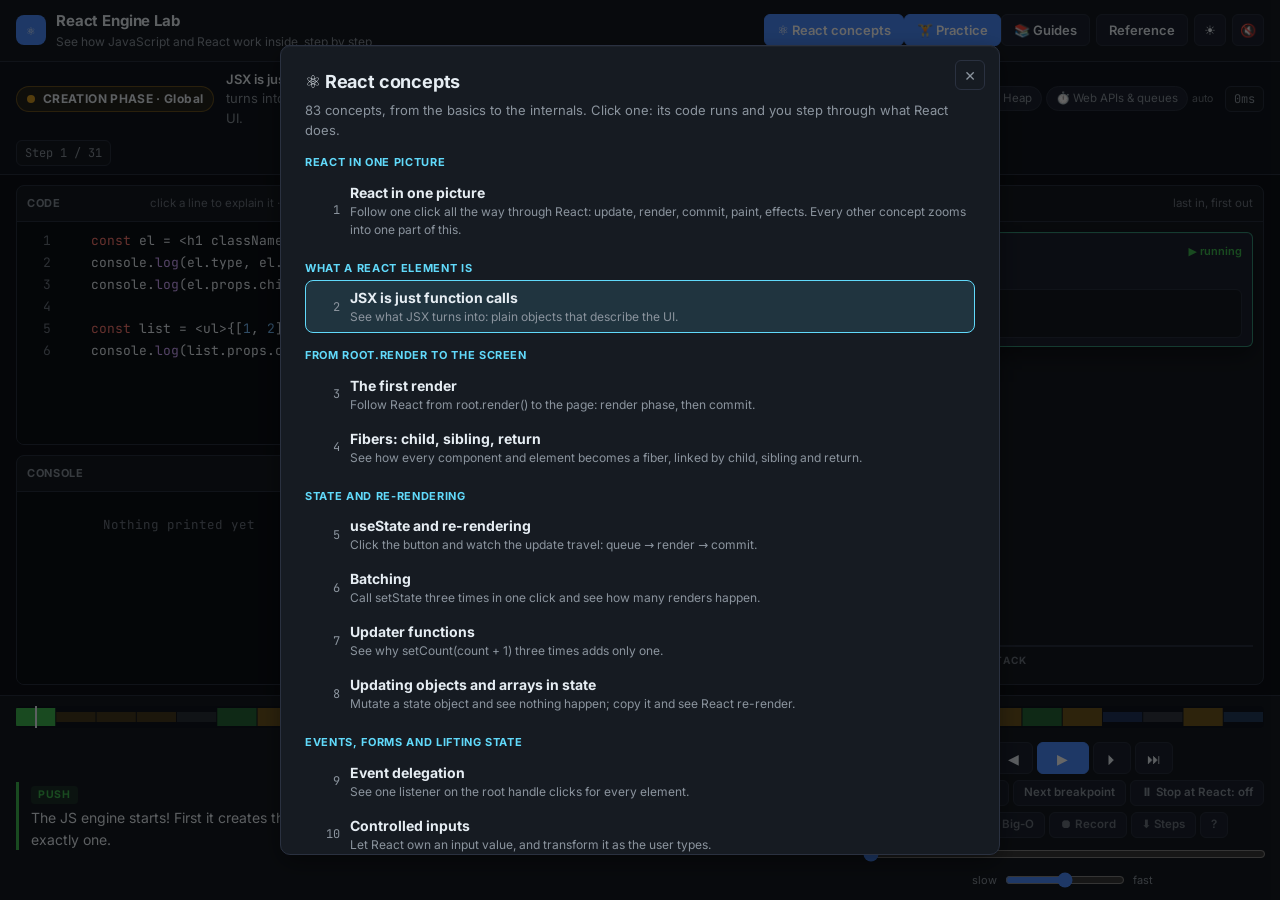
<file: index.html>
<!doctype html>
<html lang="en" data-theme="dark">
<head>
  <meta charset="utf-8">
  <meta name="viewport" content="width=device-width, initial-scale=1">
  <title>React Engine Lab</title>
  <link rel="stylesheet" href="css/fonts.css">
  <link rel="stylesheet" href="vendor/codemirror/codemirror.min.css">
  <link rel="stylesheet" href="css/styles.css">
  <link rel="manifest" href="manifest.webmanifest">
  <link rel="icon" href="icon.svg" type="image/svg+xml">
  <meta name="theme-color" content="#0d1117">
</head>
<body>
  <header class="topbar">
    <div class="brand">
      <span class="logo">⚛</span>
      <div>
        <h1>React Engine Lab</h1>
        <p>See how JavaScript and React work inside, step by step</p>
      </div>
    </div>
    <div class="xp-chip hidden" id="xpChip" title="Your progress" hidden></div>
    <div class="top-actions">
      <div class="iv-wrap">
        <button id="btnInterview" class="btn" aria-haspopup="true" aria-expanded="false" aria-controls="ivMenu" title="Common JavaScript interview questions">🎤 Interview <span id="ivDue" class="iv-due hidden"></span><span class="caret">▾</span></button>
        <div id="ivMenu" class="iv-menu hidden" role="menu" aria-label="Interview questions">
          <div class="iv-head">
            <div class="iv-row">
              <input id="ivSearch" type="search" placeholder="Search… (closures, debounce, BFS)" aria-label="Search interview questions" autocomplete="off">
              <select id="ivCat" aria-label="Topic"></select>
            </div>
            <div class="iv-tools">
              <div id="ivLevels" class="iv-levels" role="group" aria-label="Difficulty">
                <button class="on" data-lv="All">All</button><button data-lv="Easy">Easy</button><button data-lv="Medium">Medium</button><button data-lv="Hard">Hard</button>
              </div>
              <span class="iv-tbtns"><button id="ivMock" class="iv-random" title="5 random questions, 15 minutes, scored">⏱ Mock interview</button><button id="ivMockReact" class="iv-random" title="6 random React questions, 20 minutes, scored">⚛️ React mock</button><button id="ivRandom" class="iv-random" title="Open a question you have not solved yet">🎲 Random</button></span>
            </div>
            <div id="ivCount" class="iv-count"></div>
          </div>
          <div id="ivList" class="iv-list"></div>
        </div>
      </div>
      <button id="btnInstall" class="btn hidden" title="Install as an app that works offline">📲 Install</button>
      <button id="btnLevels" class="btn">Lessons</button>
      <button id="btnRoadmap" class="btn" title="Roadmap, cheat sheet and interview checklist">⚛️ React path</button>
      <button id="btnChallenges" class="btn">Challenges</button>
      <button id="btnProgress" class="btn">Progress</button>
      <button id="btnHelp" class="btn">Reference</button>
      <button id="btnTheme" class="btn icon" title="Light / dark theme" aria-label="Toggle light or dark theme">☀</button>
      <button id="btnSound" class="btn icon" title="Sound effects" aria-label="Toggle sound effects">🔇</button>
    </div>
  </header>

  <div id="mockBar" class="mock-bar hidden" role="status" aria-live="polite"></div>
  <section class="phasebar">
    <div id="phaseBanner" class="phase phase-creation"><span class="phase-icon"></span><span class="phase-text">READY</span></div>
    <div class="level-info"><span id="levelEmoji" class="hidden"></span><b id="levelTitle">Lesson</b> <span id="levelGoal"></span></div>
    <div class="view-wrap hidden" aria-hidden="true">
      <button id="btnView" class="btn small" aria-haspopup="true" aria-expanded="false" aria-controls="viewMenu" title="Choose what the visualizer shows">👁 View: <b id="viewName">Standard</b> <span class="caret">▾</span></button>
      <div id="viewMenu" class="view-menu hidden" role="menu" aria-label="View options">
        <div class="view-sec">Presets</div>
        <div id="viewPresets" class="view-presets" role="group" aria-label="Presets"></div>
        <div class="view-sec">Show</div>
        <div id="viewOpts" class="view-opts"></div>
        <div class="view-foot">Single keys toggle each option. Press <kbd>?</kbd> for every shortcut.</div>
      </div>
    </div>
    <button id="btnLesson" class="btn small">Lesson &amp; quiz</button>
    <button id="btnPair" class="btn small hidden" title="Run this concept and a version with one change side by side">⚖️ Compare</button>
    <div id="panelStrip" class="panel-strip hidden" role="group" aria-label="Which panel is shown"></div>
    <div class="clock" id="clock" title="Virtual time used by timers">0ms</div>
    <div class="stepcount" id="stepCount">Step 0 / 0</div>
  </section>

  <main class="arena">
    <div class="col col-code">
      <section class="panel code-panel">
        <div class="panel-head">
          <h2>Code</h2>
          <span class="hint">click a line to explain it · click a line number for a breakpoint</span>
          <div class="tabs">
            <button id="btnShare" class="tab" title="Copy a link that contains this code">Share</button>
            <button id="tabEdit" class="tab">Edit</button>
            <button id="tabRun" class="tab primary">Run ▶</button>
          </div>
        </div>
        <div class="taskbar" id="taskBar">
          <div class="task-text" id="taskText"></div>
          <div class="task-actions">
            <button id="btnCheck" class="btn primary">Check solution</button>
            <button id="btnHint" class="btn">Hint</button>
            <button id="btnSolution" class="btn">Show solution</button>
            <button id="btnReset" class="btn">Reset</button>
          </div>
          <div id="taskHints"></div>
          <div id="taskResults" class="task-results"></div>
        </div>
        <div class="code-wrap">
          <textarea id="editor" aria-label="Code editor" spellcheck="false" autocomplete="off" autocapitalize="off"></textarea>
          <div id="codeView" class="code-view" title="Double-click to edit"></div>
        </div>
        <div id="ext" class="ext hidden"></div>
        <div id="explain" class="explain hidden"></div>
        <div id="evalbox" class="evalbox hidden" aria-live="polite"></div>
      </section>
      <section class="panel console-panel">
        <div class="panel-head"><h2>Console</h2><span class="hint">what your program prints</span><span class="page-title">Page</span></div>
        <div class="console-split">
          <div id="console" class="console"></div>
          <div id="page" class="page-view"></div>
        </div>
      </section>
    </div>

    <section class="panel stack-panel">
      <div class="panel-head"><h2>Call Stack</h2><span class="hint">last in, first out</span></div>
      <div id="stack" class="stack"></div>
    </section>

    <div class="col col-side">
      <section class="panel react-panel hidden" id="reactPanel" aria-label="React internals">
        <div class="panel-head">
          <h2>⚛️ React</h2>

          <div class="tabs" role="tablist">
            <button class="tab" data-rtab="inside" role="tab" title="What React is doing right now, as a diagram">Inside</button>
            <button class="tab" data-rtab="fibers" role="tab">Fibers</button>
            <button class="tab" data-rtab="hooks" role="tab">Hooks</button>
            <button class="tab" data-rtab="log" role="tab">Log</button>
          </div>
        </div>
        <div id="rlStages" class="rl-stages" aria-live="polite" title="React's work loop: an update triggers a render, the render is committed to the DOM, then effects run"></div>
        <div id="reactBody" class="react-body"></div>
      </section>
      <section class="panel heap-panel">
        <div class="panel-head"><h2>Heap</h2><span class="hint">objects, arrays, functions</span></div>
        <div id="heap" class="heap"></div>
      </section>
      <section class="panel async-panel">
        <div class="panel-head"><h2 id="webTitle">Web APIs</h2><span class="hint">timers · network · events</span></div>
        <div id="webapis" class="webapis"></div>
        <div class="loop-row">
          <div class="event-loop" id="eventLoop" title="Event Loop"><span>↻</span><small>event loop</small></div>
          <div class="queue-wrap">
            <h3 id="qMicroTitle">Microtask queue <small>promises · always first</small></h3>
            <div id="microQueue" class="queue micro"></div>
            <h3 id="qTaskTitle">Callback queue <small>timers, events · after microtasks</small></h3>
            <div id="queue" class="queue"></div>
          </div>
        </div>
      </section>
    </div>
  </main>

  <footer class="narrator">
    <canvas id="timeline" class="timeline" aria-label="Timeline of every step: click to jump"></canvas>
    <div class="mascot" id="mascot"></div>
    <div class="bubble" id="bubble">
      <div class="bubble-kind" id="kindTag">READY</div>
      <div id="narration" aria-live="polite">Choose a lesson and press ▶ to watch the engine work.</div>
    </div>
    <div class="controls">
      <div class="buttons">
        <button id="btnFirst" title="Restart (Home)" aria-label="Restart">⏮</button>
        <button id="btnBack" title="Step back (←)" aria-label="Step back">◀</button>
        <button id="btnPlay" class="play" title="Play / Pause (Space)" aria-label="Play or pause">▶</button>
        <button id="btnNext" title="Step forward (→)" aria-label="Step forward">⏵</button>
        <button id="btnLast" title="Jump to the end (End)" aria-label="Jump to the end">⏭</button>
      </div>
      <div class="buttons small">
        <button id="btnOver" title="Step over: skip the inside of a function call (↓)">Step over</button>
        <button id="btnOut" title="Step out: finish the current function (↑)">Step out</button>
        <button id="btnBp" title="Run to the next breakpoint (B)">Next breakpoint</button>
        <button id="btnReactStop" title="While playing, pause where React starts a render, a commit or its effects. Click to change.">⏸ Stop at React: off</button>
      </div>
      <div class="buttons small tools">
        <button id="btnCompare" title="Run two versions of the code side by side">Compare</button>
        <button id="btnLab" title="Big-O lab: measure how the step count grows with the input size">📈 Big-O</button>
        <button id="btnRecord" title="Record a video of the run (your browser asks which tab to share)">⏺ Record</button>
        <button id="btnSteps" title="Download every step as a Markdown file">⬇ Steps</button>
        <button id="btnKeys" title="Keyboard shortcuts (?)" aria-label="Keyboard shortcuts">?</button>
      </div>
      <input type="range" id="scrub" min="0" max="0" value="0" aria-label="Timeline">
      <label class="speed" title="Playback speed">slow<input type="range" id="speed" min="0" max="4" step="1" value="2" aria-label="Speed">fast</label>
    </div>
  </footer>

  <div id="tour" class="tour hidden" role="dialog" aria-modal="true" aria-label="Guided tour">
    <div id="tourSpot" class="tour-spot"></div>
    <div id="tourCard" class="tour-card" aria-live="polite"></div>
  </div>
  <svg id="arrows" class="arrows" aria-hidden="true"></svg>
  <svg id="engineFlow" class="engine-flow" aria-hidden="true"></svg>
  <div id="engineTags" class="engine-tags" aria-hidden="true"></div>
  <div id="toasts" class="toasts"></div>

  <div id="levelsModal" class="modal hidden" role="dialog" aria-label="Lessons">
    <div class="modal-card wide">
      <button class="close" data-close>✕</button>
      <h2 class="modal-title">Lessons</h2>
      <p class="modal-sub">Each lesson explains one part of how the JavaScript engine works, asks you to predict the result, then lets you step through the real execution.</p>
      <div id="levelGrid"></div>
    </div>
  </div>

  <div id="chalModal" class="modal hidden" role="dialog" aria-label="Coding challenges">
    <div class="modal-card wide">
      <button class="close" data-close>✕</button>
      <h2 class="modal-title">Coding challenges</h2>
      <p class="modal-sub">Write the code yourself. Each challenge is checked automatically against tests. Use hints when stuck, then step through your own solution. <b id="chalProgress"></b></p>
      <div id="chalGrid" class="level-grid"></div>
    </div>
  </div>

  <div id="progressModal" class="modal hidden" role="dialog" aria-label="Progress">
    <div class="modal-card">
      <button class="close" data-close>✕</button>
      <h2 class="modal-title">Your progress</h2>
      <div id="stats" class="stats"></div>
      <h3 class="badges-title">Achievements</h3>
      <div id="badgeList" class="badge-list"></div>
      <div class="prog-io"><div><b>Back up your progress</b><small>XP, badges, solved questions, bookmarks, notes and code drafts are saved only in this browser.</small></div><span><button id="btnExport" class="btn small">⬇ Export</button><label class="btn small">⬆ Import<input type="file" id="importFile" accept="application/json,.json" hidden></label></span></div>
    </div>
  </div>

  <div id="briefModal" class="modal hidden" role="dialog" aria-label="Lesson">
    <div class="modal-card">
      <button class="close" data-close>✕</button>
      <h2 class="modal-title" id="briefTitle">Lesson</h2>
      <div class="brief-tabs">
        <button id="tabLesson" class="tab active">Lesson</button>
        <button id="tabQuiz" class="tab">Predict the output</button>
      </div>
      <div id="lessonBody" class="lesson"></div>
      <div id="quizBody" class="quiz hidden"></div>
      <div class="brief-foot"><button id="briefStart" class="btn primary">Next: predict, then watch</button></div>
    </div>
  </div>

  <div id="compareModal" class="modal hidden" role="dialog" aria-label="Compare two versions">
    <div class="modal-card wide">
      <button class="close" data-close>✕</button>
      <h2 class="modal-title">Compare two versions</h2>
      <p class="fn-meta">Both run in the same engine with the same random seed. Change one line (for example <code>var</code> → <code>let</code>, or remove an <code>await</code>) and see what changes.</p>
      <div class="cmp-grid">
        <label><span id="cmpNameA">Version A</span><textarea id="cmpA" spellcheck="false" rows="12"></textarea></label>
        <label><span id="cmpNameB">Version B</span><textarea id="cmpB" spellcheck="false" rows="12"></textarea></label>
      </div>
      <div class="iv-row2"><button id="cmpRun" class="btn primary small">Run both</button><button id="cmpReset" class="btn small">Reset both to the current code</button></div>
      <div id="cmpOut"></div>
    </div>
  </div>

  <div id="labModal" class="modal hidden" role="dialog" aria-label="Big-O lab">
    <div class="modal-card wide">
      <button class="close" data-close>✕</button>
      <h2 class="modal-title">📈 Big-O lab</h2>
      <p class="fn-meta">Runs the code for several input sizes <code>n</code> and counts the engine steps. Compare algorithms by running several presets: their lines stay on the chart.</p>
      <div class="lab-grid2">
        <div class="lab-form">
          <label>Preset <select id="labPreset"></select></label>
          <label>Setup <small>(not counted: build the input, define functions)</small><textarea id="labSetup" rows="7" spellcheck="false"></textarea></label>
          <label>Measure <small>(counted)</small><textarea id="labMeasure" rows="3" spellcheck="false"></textarea></label>
          <div class="lab-inline"><label>Sizes <input id="labSizes" type="text"></label><label>Name <input id="labName" type="text"></label></div>
          <div class="iv-row2"><button id="labRun" class="btn primary small">▶ Measure</button><button id="labClear" class="btn small">Clear chart</button><button id="labFromCode" class="btn small">Use my code</button></div>
          <div id="labNote" class="fn-meta"></div>
        </div>
        <div><div id="labChart" class="lab-chart"></div><div id="labTable"></div></div>
      </div>
    </div>
  </div>

  <div id="keysModal" class="modal hidden" role="dialog" aria-label="Keyboard shortcuts">
    <div class="modal-card">
      <button class="close" data-close>✕</button>
      <h2 class="modal-title">Keyboard shortcuts</h2>
      <table class="keys-table">
        <tr><td><kbd>Space</kbd></td><td>Play / pause</td></tr>
        <tr><td><kbd>→</kbd> <kbd>←</kbd></td><td>Step forward / back</td></tr>
        <tr><td><kbd>↓</kbd></td><td>Step over (skip the inside of a call)</td></tr>
        <tr><td><kbd>↑</kbd></td><td>Step out (finish the current function)</td></tr>
        <tr><td><kbd>Home</kbd> <kbd>End</kbd></td><td>First / last step</td></tr>
        <tr><td><kbd>B</kbd></td><td>Run to the next breakpoint (click a line number to set one)</td></tr>
        <tr><td><kbd>E</kbd></td><td>Edit the code</td></tr>
        <tr><td><kbd>V</kbd></td><td>Inline values on / off</td></tr>
        <tr><td><kbd>F</kbd></td><td>Flow arrows on / off</td></tr>
        <tr><td><kbd>A</kbd></td><td>Reference arrows (variable → object) on / off</td></tr>
        <tr><td><kbd>X</kbd></td><td>Expression evaluation on / off</td></tr>
        <tr><td><kbd>R</kbd></td><td>Array view on / off</td></tr>
        <tr><td><kbd>T</kbd></td><td>Call tree on / off</td></tr>
        <tr><td><kbd>G</kbd></td><td>Heap graph view on / off</td></tr>
        <tr><td><kbd>C</kbd></td><td>Garbage-collection details on / off</td></tr>
        <tr><td><kbd>N</kbd></td><td>Engine internals on / off</td></tr>
        <tr><td><kbd>1</kbd>–<kbd>4</kbd></td><td>View presets: Minimal, Beginner, Standard, Full detail</td></tr>
        <tr><td><kbd>I</kbd></td><td>Open the interview questions</td></tr>
        <tr><td><kbd>?</kbd></td><td>This list</td></tr>
        <tr><td><kbd>Esc</kbd></td><td>Close a window</td></tr>
      </table>
      <p class="fn-meta">Tip: click anywhere on the timeline strip to jump to that step.</p>
      <p><button id="btnTour" class="btn small">🧭 Take the tour again</button></p>
    </div>
  </div>

  <div id="roadmapModal" class="modal hidden" role="dialog" aria-label="React path">
    <div class="modal-card rm-card">
      <button class="close" data-close>✕</button>
      <h2 class="modal-title">⚛️ Your path to React interviews</h2>
      <div class="rm-tabs" role="tablist">
        <button class="tab on" data-rmtab="cheat" role="tab">Cheat sheet</button>
        <button class="tab" data-rmtab="interview" role="tab">Interview day</button>
        <button class="tab" data-rmtab="design" role="tab">System design</button>
      </div>
      <div id="roadmapBody" class="rm-body"></div>
    </div>
  </div>

  <div id="helpModal" class="modal hidden" role="dialog" aria-label="Reference">
    <div class="modal-card">
      <button class="close" data-close>✕</button>
      <h2 class="modal-title">Reference: how the engine runs your code</h2>
      <div class="guide">
        <div><b>Suggested workflow.</b> Read the lesson → predict the output → step through the execution and read each explanation → click lines you don't understand → solve the matching challenge without looking at the solution.</div>
        <div><b>Creation phase.</b> Before running anything, the engine scans the code and allocates every declaration (<i>hoisting</i>): <code>var</code> → <code>undefined</code>, <code>function</code> → the whole function, <code>let</code>/<code>const</code>/<code>class</code> → uninitialized (Temporal Dead Zone).</div>
        <div><b>Execution phase.</b> Statements run top to bottom and values are assigned.</div>
        <div><b>Call stack.</b> Each call creates an execution context (its own variable environment, <code>this</code> and scope chain). It is pushed on call and popped on return.</div>
        <div><b>Scope chain and closures.</b> Name lookup walks outward through the scopes where a function was <i>defined</i>. A function keeps those scopes alive after the outer function returns.</div>
        <div><b>Heap and garbage collection.</b> Objects live in the heap; variables hold references. <b>GC view</b> shows the root that keeps each object reachable; unreachable objects are collected (mark-and-sweep).</div>
        <div><b>Web APIs, queues, event loop.</b> Timers, <code>fetch</code> and DOM events are handled by the host. Their callbacks enter the callback queue; the event loop runs one task when the stack is empty, then drains the microtask queue (promise reactions, <code>await</code> continuations).</div>
        <div><b>Paused functions.</b> <code>async</code> functions at <code>await</code>, generators at <code>yield</code> and modules at top-level <code>await</code> leave the stack and keep their state.</div>
        <div><b>Simulated host.</b> <code>fetch</code> routes: <code>/api/users</code>, <code>/api/users/1–3</code>, <code>/api/todos</code>, <code>/api/slow</code>, <code>/api/error</code>; add your own with <code>mockFetch(url, data, { status, delay })</code>. Page elements <code>#title #btn #name #output</code>; <code>simulateClick(sel, ms)</code>, <code>simulateTyping(sel, text, ms)</code>. Split code into modules with <code>// @file name.js</code> lines.</div>
        <div><b>More environments.</b> Start the code with <code>// @env node</code> to run it as <b>Node.js</b> (<code>process.nextTick</code>, <code>setImmediate</code>, event-loop phases, <code>require("events")</code>, <code>require("util")</code>). Add a file whose name contains "worker" (e.g. <code>// @file worker.js</code>) and start it with <code>new Worker("worker.js")</code> to use a <b>Web Worker</b>. Turn on <b>Internals</b> in the Heap to see simulated hidden classes, inline caches and hot functions.</div>
        <div><b>Real browser features.</b> <code>fetch("https://…")</code> requests the real internet: the app fetches each URL once, then replays the program with the real response and timing (servers must allow cross-site requests, known as CORS). <code>alert</code>/<code>confirm</code>/<code>prompt</code> show real dialogs, and your answers are replayed. <code>localStorage</code> is kept between runs. Add a <code>// @file index.html</code> section to write your own page; click or type in the <b>Page</b> preview and the program re-runs with your event.</div>
        <div><b>Step limit.</b> <select id="stepLimit"><option value="5000">5,000 steps</option><option value="10000">10,000 steps</option><option value="20000">20,000 steps</option><option value="50000">50,000 steps</option></select> Higher limits allow longer programs but use more memory.</div>
        <div><b>Keyboard.</b> <kbd>→</kbd> next · <kbd>←</kbd> back · <kbd>Space</kbd> play/pause · <kbd>↓</kbd> step over · <kbd>↑</kbd> step out · <kbd>B</kbd> next breakpoint · <kbd>Home</kbd>/<kbd>End</kbd> · <kbd>Ctrl</kbd>+<kbd>Enter</kbd> run · <kbd>Ctrl</kbd>+<kbd>Shift</kbd>+<kbd>Enter</kbd> check a challenge.</div>
      </div>
    </div>
  </div>

  <script src="vendor/codemirror/codemirror.min.js"></script>
  <script src="vendor/codemirror/javascript.min.js"></script>
  <script src="vendor/codemirror/matchbrackets.min.js"></script>
  <script src="vendor/codemirror/closebrackets.min.js"></script>
  <script src="vendor/acorn.js"></script>
  <script>window.acorn || document.write('<script src="https://cdn.jsdelivr.net/npm/acorn@8.11.3/dist/acorn.js"><\/script>');</script>
  <script src="js/examples.js"></script>
  <script src="js/lessons.js"></script>
  <script src="js/react-lessons.js"></script>
  <script src="js/challenges.js"></script>
  <script src="js/react-challenges.js"></script>
  <script src="js/interview.js"></script>
  <script src="js/interview-more.js"></script>
  <script src="js/interview-extra.js"></script>
  <script src="js/write-it.js"></script>
  <script src="js/react-interview.js"></script>
  <script src="js/react-interview-more.js"></script>
  <script src="js/react-interview-eco.js"></script>
  <script src="js/engine/core.js"></script>
  <script src="js/engine/builtins.js"></script>
  <script src="js/engine/classes.js"></script>
  <script src="js/engine/promises.js"></script>
  <script src="js/engine/methods.js"></script>
  <script src="js/engine/members.js"></script>
  <script src="js/engine/program.js"></script>
  <script src="js/engine/statements.js"></script>
  <script src="js/engine/expressions.js"></script>
  <script src="js/engine/extras.js"></script>
  <script src="js/engine/browser.js"></script>
  <script src="js/engine/platform.js"></script>
  <script src="js/engine/threads.js"></script>
  <script src="js/engine/node.js"></script>
  <script src="js/engine/protos.js"></script>
  <script src="js/engine/observers.js"></script>
  <script src="js/engine/evalviz.js"></script>
  <script src="js/engine/nodeplus.js"></script>
  <script src="js/engine/typescript.js"></script>
  <script src="js/engine/jsx.js"></script>
  <script src="js/react/reactlite.js"></script>
  <script src="js/engine/react.js"></script>
  <script src="js/explain.js"></script>
  <script src="js/app-config.js"></script>
  <script src="js/react-inside.js"></script>
  <script src="js/react-panel.js"></script>
  <script src="js/react-roadmap.js"></script>
  <script src="js/react-course-data.js"></script>
  <script src="js/react-course-practice.js"></script>
  <script src="js/react-pairs.js"></script>
  <script src="js/react-concepts.js"></script>
  <script src="js/react-practice.js"></script>
  <script src="js/app.js"></script>
</body>
</html>
</file>
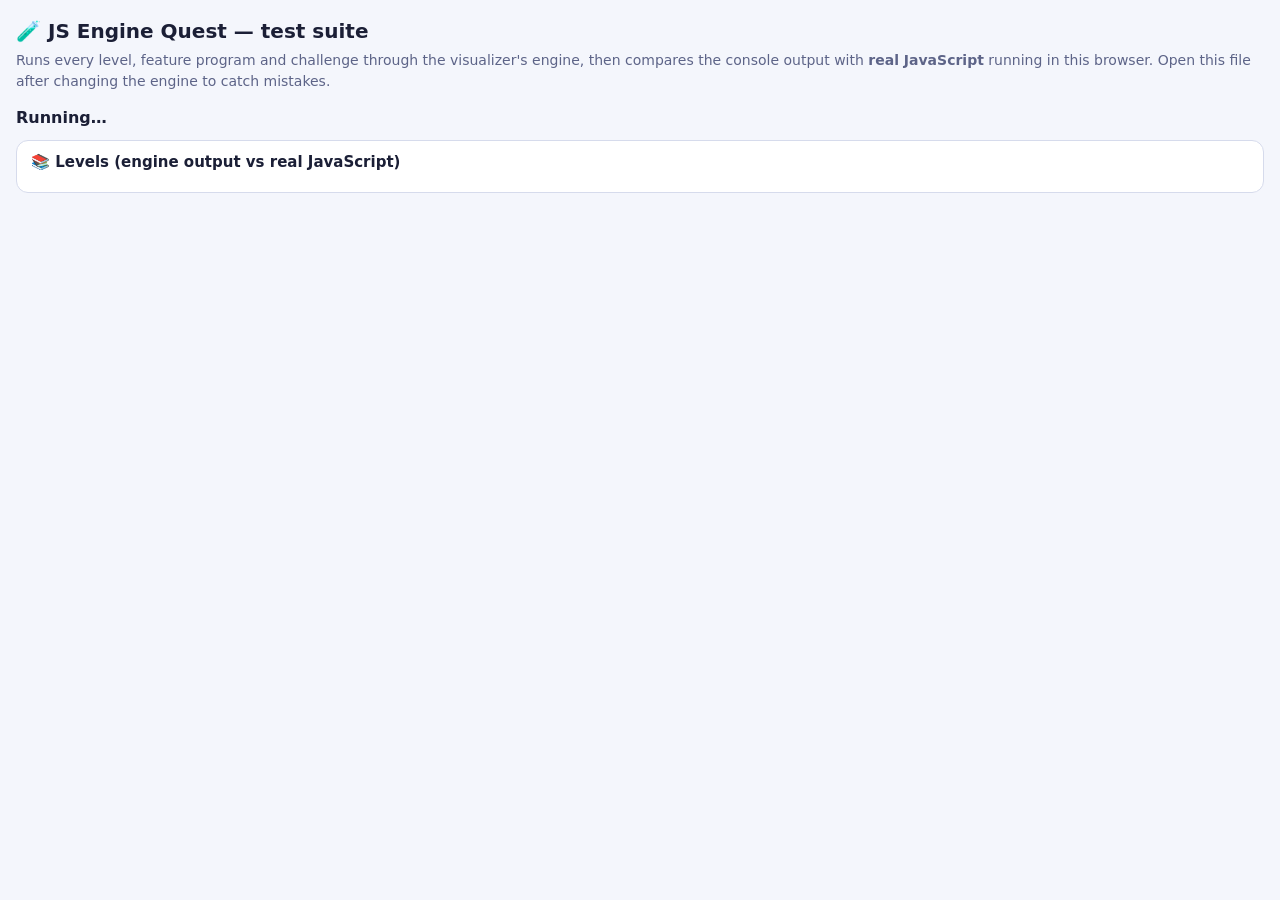
<file: tests.html>
<!doctype html>
<html lang="en">
<head>
  <meta charset="utf-8">
  <meta name="viewport" content="width=device-width, initial-scale=1">
  <title>JS Engine Quest — Tests</title>
  <style>
    :root { --bg: #0b0e1f; --panel: #161b36; --line: #2b3264; --text: #e8ebff; --muted: #8e96c8; --ok: #3ee6a8; --bad: #ff5d73; }
    @media (prefers-color-scheme: light) { :root:not([data-theme="dark"]) { --bg: #f4f6fc; --panel: #fff; --line: #d6dbec; --text: #1b1f36; --muted: #5d6488; --ok: #0a8a5b; --bad: #c8243d; } }
    body { margin: 0; background: var(--bg); color: var(--text); font: 14px/1.5 system-ui, sans-serif; padding: 16px; }
    h1 { font-size: 20px; margin: 0 0 4px; } p { color: var(--muted); margin: 0 0 14px; }
    .sum { font-size: 16px; font-weight: 700; margin: 10px 0; }
    section { background: var(--panel); border: 1px solid var(--line); border-radius: 12px; padding: 10px 14px; margin-bottom: 12px; }
    h2 { font-size: 15px; margin: 0 0 8px; }
    .row { font-family: Consolas, monospace; font-size: 12.5px; padding: 2px 0; border-bottom: 1px dashed var(--line); }
    .ok { color: var(--ok); } .bad { color: var(--bad); }
    pre { white-space: pre-wrap; margin: 2px 0 6px 18px; color: var(--muted); font-size: 12px; }
  </style>
</head>
<body>
  <h1>🧪 JS Engine Quest — test suite</h1>
  <p>Runs every level, feature program and challenge through the visualizer's engine, then compares the console output with <b>real JavaScript</b> running in this browser. Open this file after changing the engine to catch mistakes.</p>
  <div class="sum" id="sum">Running…</div>
  <div id="out"></div>

  <script src="vendor/acorn.js"></script>
  <script src="js/examples.js"></script>
  <script src="js/react-lessons.js"></script>
  <script>window.JS_LEVELS.splice(0, window.REACT_LEVELS.length); // the React levels are tested on their own</script>
  <script src="js/challenges.js"></script>
  <script src="js/react-challenges.js"></script>
  <script src="js/react-course-data.js"></script>
  <script src="js/react-course-practice.js"></script>
  <script src="js/react-pairs.js"></script>
  <script src="js/interview.js"></script>
  <script src="js/interview-more.js"></script>
  <script src="js/interview-extra.js"></script>
  <script src="js/write-it.js"></script>
  <script src="js/react-interview.js"></script>
  <script src="js/react-interview-more.js"></script>
  <script src="js/react-interview-eco.js"></script>
  <script src="js/engine/core.js"></script>
  <script src="js/engine/builtins.js"></script>
  <script src="js/engine/classes.js"></script>
  <script src="js/engine/promises.js"></script>
  <script src="js/engine/methods.js"></script>
  <script src="js/engine/members.js"></script>
  <script src="js/engine/program.js"></script>
  <script src="js/engine/statements.js"></script>
  <script src="js/engine/expressions.js"></script>
  <script src="js/engine/extras.js"></script>
  <script src="js/engine/browser.js"></script>
  <script src="js/engine/platform.js"></script>
  <script src="js/engine/threads.js"></script>
  <script src="js/engine/node.js"></script>
  <script src="js/engine/protos.js"></script>
  <script src="js/engine/observers.js"></script>
  <script src="js/engine/evalviz.js"></script>
  <script src="js/engine/nodeplus.js"></script>
  <script src="js/engine/typescript.js"></script>
  <script src="js/engine/jsx.js"></script>
  <script src="js/react/reactlite.js"></script>
  <script src="js/engine/react.js"></script>
  <script src="js/explain.js"></script>
  <script>
  (async function () {
    'use strict';
    const out = document.getElementById('out');
    let pass = 0, fail = 0;
    const section = title => { const s = document.createElement('section'); s.innerHTML = `<h2>${title}</h2>`; out.appendChild(s); return s; };
    const row = (sec, ok, label, detail) => {
      ok ? pass++ : fail++;
      const d = document.createElement('div');
      d.className = 'row ' + (ok ? 'ok' : 'bad');
      d.textContent = (ok ? '✔ ' : '✘ ') + label;
      sec.appendChild(d);
      if (detail && !ok) { const p = document.createElement('pre'); p.textContent = detail; sec.appendChild(p); }
    };

    // ---- run code in the visualizer engine
    function engine(code) {
      const r = new JSEngine.Interpreter(code).run();
      if (r.error) return { error: r.error, lines: [] };
      const last = r.trace[r.trace.length - 1];
      return { lines: last.console.map(l => l.text), steps: r.trace.length, last };
    }

    // ---- run the same code for real, with stand-ins for the visualizer's pretend browser
    function real(code, waitMs) {
      return new Promise(done => {
        const lines = [];
        const fmt = a => typeof a === 'bigint' ? a + 'n' : typeof a === 'string' ? a
          : Array.isArray(a) ? '[' + a.map(x => (typeof x === 'string' ? `'${x}'` : String(x))).join(', ') + ']' : String(a);
        let depth = 0; const counts = {};
        const con = { log: (...a) => lines.push('  '.repeat(depth) + a.map(fmt).join(' ')), group: (...a) => { lines.push('▾ ' + a.join(' ')); depth++; }, groupEnd: () => depth--, count: (k = 'default') => { counts[k] = (counts[k] || 0) + 1; lines.push(k + ': ' + counts[k]); } };
        con.info = con.log; con.warn = con.log; con.error = con.log;
        const users = [{ id: 1, name: 'Ada Lovelace' }, { id: 2, name: 'Linus' }, { id: 3, name: 'Grace Hopper' }];
        const fakeFetch = url => new Promise(res => setTimeout(() => {
          let status = 404, data = { error: 'Not found' };
          const m = String(url).match(/^\/api\/users\/(\d+)$/);
          if (m && users[+m[1] - 1]) { status = 200; data = users[+m[1] - 1]; }
          else if (url === '/api/users') { status = 200; data = users; }
          else if (url === '/api/todos') { status = 200; data = [{ id: 1 }, { id: 2 }, { id: 3 }]; }
          res({ status, ok: status < 300, json: () => Promise.resolve(data) });
        }, 300));
        const els = {};
        const mk = id => (els[id] = { id, textContent: '', listeners: [], addEventListener(t, f) { this.listeners.push([t, f]); }, click() { this.listeners.forEach(([t, f]) => t === 'click' && f.call(this, { type: 'click', target: this })); } });
        ['btn', 'output', 'title', 'name'].forEach(mk);
        const lis = [];
        const doc = { getElementById: id => els[id], querySelector: s => els[s.slice(1)], querySelectorAll: s => (s === 'li' ? lis : []), createElement: tag => ({ tag, textContent: '' }), body: { appendChild(c) { if (c.tag === 'li') lis.push(c); } } };
        const click = (sel, d = 0) => setTimeout(() => els[sel.slice(1)].click(), d);
        const onRej = e => { lines.push('Uncaught (in promise) ' + e.reason); e.preventDefault(); };
        window.addEventListener('unhandledrejection', onRej);
        try { new Function('console', 'fetch', 'document', 'simulateClick', 'requestAnimationFrame', code)(con, fakeFetch, doc, click, cb => setTimeout(() => cb(0), 16)); }
        catch (e) { lines.push('Uncaught ' + e.name + ': ' + e.message); }
        setTimeout(() => { window.removeEventListener('unhandledrejection', onRej); done(lines); }, waitMs);
      });
    }

    // programs whose real-JS output can't be reproduced exactly (module files, console formatting of objects)
    // module files can't run with new Function, and real garbage collection timing is unpredictable
    const SKIP_REAL = new Set(['modules', 'tla', 'platform', 'realnet', 'webpage', 'storage', 'descriptors', 'binary', 'urlabort', 'lazyimport', 'workers', 'nodeloop', 'emitter', 'sharedmem', 'nodefs', 'nodehttp', 'mutationobs', 'commonjs', 'typescript', 'streams']);
    const FEATURES = {
      closuresInLoops: 'const fns = []; for (let i = 0; i < 3; i++) fns.push(() => i); console.log(fns.map(f => f()).join());',
      promiseOrder: 'setTimeout(()=>console.log("t"),0); Promise.resolve().then(()=>console.log("p1")).then(()=>console.log("p2")); queueMicrotask(()=>console.log("q")); console.log("s");',
      adoptTicks: 'Promise.resolve().then(()=>{console.log("a"); return Promise.resolve();}).then(()=>console.log("b"));\nPromise.resolve().then(()=>console.log(1)).then(()=>console.log(2)).then(()=>console.log(3)).then(()=>console.log(4));',
      asyncOrder: 'async function x(){ console.log(1); await undefined; console.log(3); }\nasync function y(){ console.log(2); await undefined; console.log(4); }\nx(); y();',
      classes: 'class A { #s = 1; static n = 0; constructor(v){ this.v = v; A.n++; } get s(){ return this.#s; } m(){ return "A" + this.v; } }\nclass B extends A { m(){ return super.m() + "B"; } }\nconst b = new B(2); console.log(b.m(), b.s, A.n, b instanceof A, Object.keys(b).join());',
      generators: 'function* g(){ const r = yield 1; console.log("got", r); yield 2; return 3; }\nconst it = g(); console.log(it.next().value, it.next("x").value, JSON.stringify(it.next()), JSON.stringify(it.next()));\nfunction* inf(){ let i = 0; while (true) yield i++; } const [p, q] = inf(); console.log(p, q);',
      asyncGen: 'const w = ms => new Promise(r => setTimeout(r, ms));\nasync function* s(){ yield 1; await w(5); yield 2; }\n(async () => { for await (const v of s()) console.log(v); })();',
      mapSet: 'const m = new Map([["a", 1]]); m.set("b", 2); console.log(m.size, [...m.keys()].join(), [...new Set([1, 1, 2])].join());',
      regex: 'console.log("a1b22".match(/\\d+/g).join("|"), "2024-01-05".replace(/(\\d+)-(\\d+)-(\\d+)/, "$3/$2/$1"), /^h/i.test("Hi"));',
      strict: '"use strict"; function t(){ return this; } console.log(t()); try { undeclared = 1; } catch (e) { console.log(e.name); }',
      thenable: '(async () => { const v = await { then(r){ r(42); } }; console.log(v); })();',
      toPrimitive: 'const o = { valueOf(){ return 5; }, toString(){ return "five"; } }; console.log(o + 1, `${o}`, o > 3);',
      bigint: 'console.log(2n ** 64n, typeof 1n, 7n / 2n); try { 1n + 1; } catch (e) { console.log(e.name); }',
      proxy: 'const p = new Proxy({ a: 1 }, { get(t, k){ return k in t ? t[k] : "none"; } }); console.log(p.a, p.b);',
      extendsArray: 'class S extends Array { top(){ return this[this.length - 1]; } } const s = new S(); s.push(1, 2); console.log(s.top(), s instanceof Array);',
      fetch: '(async () => { const r = await fetch("/api/users/2"); console.log((await r.json()).name, r.ok); })(); fetch("/api/x").then(r => console.log(r.status));',
      dom: 'const b = document.getElementById("btn"); b.addEventListener("click", e => console.log("clicked", e.type)); simulateClick("#btn", 50); b.click();',
      tdzError: 'try { console.log(x); let x = 1; } catch (e) { console.log(e.name); }',
      destructuring: 'const { a, b: [c, ...d] } = { a: 1, b: [2, 3, 4] }; console.log(a, c, d.join());',
      evalDirect: 'const x = 10; console.log(eval("x * 2")); function f(){ eval("var leaked = 5"); return leaked; } console.log(f()); const add = new Function("a", "b", "return a + b"); console.log(add(2, 3)); try { eval("1 +"); } catch (e) { console.log(e.name); }',
      intl: 'console.log(new Intl.NumberFormat("en-US", { style: "currency", currency: "USD" }).format(1234.5), new Intl.PluralRules("en-US").select(2), new Intl.ListFormat("en", { type: "conjunction" }).format(["a", "b"]), (1234.5).toLocaleString("de-DE"));',
      labels: 'outer: for (let i = 0; i < 3; i++) { for (let j = 0; j < 3; j++) { if (j === 1) continue outer; if (i === 2) break outer; console.log(i, j); } }',
    };

    // ---- 1) every level
    const lv = section('📚 Levels (engine output vs real JavaScript)');
    for (const L of window.JS_LEVELS) {
      const e = engine(L.code);
      if (e.error) { row(lv, false, L.id, e.error); continue; }
      if (SKIP_REAL.has(L.id)) { row(lv, e.last.kind === 'done', `${L.id} (engine only, ${e.steps} steps)`, e.lines.join('\n')); continue; }
      const r = await real(L.code, /interval/.test(L.id) ? 3500 : 1600);
      const ok = JSON.stringify(e.lines) === JSON.stringify(r);
      row(lv, ok, `${L.id} (${e.steps} steps)`, `engine: ${e.lines.join(' | ')}\nreal:   ${r.join(' | ')}`);
    }

    // ---- 2) feature programs
    const ft = section('⚙️ Language features');
    for (const [name, code] of Object.entries(FEATURES)) {
      const e = engine(code);
      if (e.error) { row(ft, false, name, e.error); continue; }
      const r = await real(code, 900);
      const ok = JSON.stringify(e.lines) === JSON.stringify(r);
      row(ft, ok, name, `engine: ${e.lines.join(' | ')}\nreal:   ${r.join(' | ')}`);
    }
    const mod = engine('// @file a.js\nexport let n = 0; export function inc(){ n++; }\n// @file main.js\nimport { n, inc } from "./a.js"; console.log(n); inc(); console.log(n);');
    row(ft, JSON.stringify(mod.lines) === JSON.stringify(['0', '1']), 'modules: live import bindings', mod.lines.join(' | '));
    const tla = engine('// @file a.js\nconsole.log("a1"); await new Promise(r => setTimeout(r, 50)); export const v = 7; console.log("a2");\n// @file main.js\nimport { v } from "./a.js"; console.log("main", v);');
    row(ft, JSON.stringify(tla.lines) === JSON.stringify(['a1', 'a2', 'main 7']), 'modules: top-level await makes importers wait', tla.lines.join(' | '));
    const weak = engine('let o = { n: 1 }; const w = new WeakRef(o); const r = new FinalizationRegistry(h => console.log("cleanup", h)); r.register(o, "o"); console.log(w.deref().n); o = null; setTimeout(() => console.log(w.deref()), 100);');
    // cleanup callbacks have no guaranteed order relative to timers, so compare the lines in any order
    row(ft, JSON.stringify(weak.lines.slice().sort()) === JSON.stringify(['1', 'cleanup o', 'undefined']), 'WeakRef + FinalizationRegistry follow the simulated GC', weak.lines.join(' | '));
    const mock = engine('mockFetch("/api/x", { ok: 1 }, { delay: 20 }); fetch("/api/x").then(r => r.json()).then(d => console.log(d.ok));');
    row(ft, mock.lines.join() === '1', 'mockFetch custom routes', mock.lines.join(' | '));

    // ---- browser environment (engine-level: these use data the app normally collects between runs)
    const br = section('🌐 Browser environment');
    const engineWith = (code, opts) => { const it = new JSEngine.Interpreter(code, opts); const r = it.run(); const last = r.trace[r.trace.length - 1]; return { it, lines: last.console.map(l => l.text), last }; };
    const netCode = 'fetch("https://api.example.com/u").then(r => r.json()).then(u => console.log(u.name)); fetch("https://down.example.com/").catch(e => console.log(e.message));';
    const n1 = engineWith(netCode, { netCache: new Map() });
    row(br, n1.it.netMisses.length === 2, 'real fetch: first run reports which URLs to download');
    const cache = new Map([[n1.it.netMisses[0].key, { status: 200, headers: [], body: '{"name":"Real Ada"}', latency: 80 }], [n1.it.netMisses[1].key, { error: 'Failed to fetch', latency: 20 }]]);
    const n2 = engineWith(netCode, { netCache: cache });
    row(br, n2.lines.join('|') === 'Failed to fetch|Real Ada', 'real fetch: replay uses the real response and real timing', n2.lines.join(' | '));
    const dl = engineWith('const a = confirm("ok?"); const b = prompt("name?"); console.log(a, b);', { answers: [true, 'Ada'] });
    row(br, dl.lines.join() === 'true Ada', 'confirm / prompt answers are replayed', dl.lines.join(' | '));
    const sg = engineWith('localStorage.setItem("n", Number(localStorage.getItem("n") || 0) + 1); console.log(localStorage.getItem("n"), typeof localStorage.getItem("n"));', { storage: { n: '2' } });
    row(br, sg.lines.join() === '3 string' && sg.it.storageOut.n === '3', 'localStorage reads saved values and returns strings', sg.lines.join(' | '));
    const pg = engineWith('// @file index.html\n<ul id="l"><li>a</li><li>b</li></ul>\n// @file s.js\ndocument.querySelector("#l").addEventListener("click", e => { e.target.classList.add("x"); console.log(e.target.textContent, e.currentTarget.id, e.target.className); }); simulateClick("#l li:last-child", 10);', {});
    row(br, pg.lines.join() === 'b l x', 'real DOM: CSS selectors, bubbling (delegation), classList', pg.lines.join(' | '));
    const ue = engineWith('// @file index.html\n<button>Go</button>\n// @file s.js\ndocument.querySelector("button").onclick = () => console.log("clicked");', { events: [{ type: 'click', path: [0], at: 5 }] });
    row(br, ue.lines.join() === 'clicked', 'clicks made in the page preview are replayed as events', ue.lines.join(' | '));
    const xh = engineWith('const x = new XMLHttpRequest(); x.open("GET", "/api/users/2"); x.onload = () => console.log(x.status, JSON.parse(x.responseText).name); x.send();', {});
    row(br, xh.lines.join() === '200 Linus', 'XMLHttpRequest', xh.lines.join(' | '));
    // ---- platform features (expected values checked against real browsers / Node)
    const pf = section('🧰 Platform features');
    const chk = (label, code, expect, opts) => { const r = engineWith(code, opts || {}); row(pf, r.lines.join(' | ') === expect, label, `engine: ${r.lines.join(' | ')}\nexpect: ${expect}`); };
    chk('Promise.allSettled / any / AggregateError', 'Promise.allSettled([Promise.resolve(1), Promise.reject(new Error("x"))]).then(r => console.log(r.map(x => x.status).join())); Promise.any([Promise.reject(1), Promise.reject(2)]).catch(e => console.log(e.name, e.errors.length));', 'fulfilled,rejected | AggregateError 2');
    chk('property descriptors & seal', 'const o = {}; Object.defineProperty(o, "k", { value: 1 }); o.k = 2; const d = Object.getOwnPropertyDescriptor(o, "k"); console.log(o.k, Object.keys(o).length, JSON.stringify(o), d.writable, d.enumerable); const s = Object.seal({ a: 1 }); s.b = 1; delete s.a; console.log(JSON.stringify(s));', '1 0 {} false false | {"a":1}');
    chk('toSorted / with / groupBy / structuredClone / cause', 'const a = [3, 1, 2]; console.log(a.toSorted().join(), a.join(), a.with(0, 9).join()); console.log(Object.groupBy([1, 2, 3], n => n % 2 ? "odd" : "even").odd.join()); const c = structuredClone({ n: [1] }); console.log(JSON.stringify(c), new Error("e", { cause: "why" }).cause);', '1,2,3 3,1,2 9,1,2 | 1,3 | {"n":[1]} why');
    chk('typed arrays, shared buffers, TextEncoder', 'const b = new Uint8Array(2); b[0] = 256; b[1] = -1; const buf = new ArrayBuffer(4); new Uint32Array(buf)[0] = 258; console.log(b.join(), new Uint8Array(buf).join(), new TextEncoder().encode("é").length);', '0,255 2,1,0,0 2');
    chk('URL / URLSearchParams', 'const u = new URL("https://a.example/p?x=1"); u.searchParams.set("y", "2"); console.log(u.hostname, u.search, new URLSearchParams("a=1&b=2").get("b"));', 'a.example ?x=1&y=2 2');
    chk('AbortController cancels fetch', 'const c = new AbortController(); fetch("/api/slow", { signal: c.signal }).catch(e => console.log(e.name)); setTimeout(() => c.abort(), 10);', 'AbortError');
    chk('Symbol.hasInstance / toStringTag / Object.prototype.toString', 'class Even { static [Symbol.hasInstance](n) { return n % 2 === 0; } } console.log(4 instanceof Even, Object.prototype.toString.call([]), String({ get [Symbol.toStringTag]() { return "X"; } }));', 'true [object Array] [object X]');
    chk('dynamic import()', '// @file m.js\nexport const v = 5;\n// @file main.js\nimport("./m.js").then(m => console.log(m.v));', '5');
    chk('Web Worker messages are copies', '// @file worker.js\nself.onmessage = e => { e.data.push(1); postMessage(e.data.length); };\n// @file main.js\nconst w = new Worker("worker.js"); const arr = []; w.onmessage = e => console.log(e.data, arr.length); w.postMessage(arr);', '1 0');
    chk('Node: nextTick → promises → timers → check', '// @env node\nsetImmediate(() => console.log("i")); setTimeout(() => console.log("t"), 0); Promise.resolve().then(() => console.log("p")); process.nextTick(() => console.log("n")); console.log("s");', 's | n | p | t | i');
    chk('Node: EventEmitter + util.promisify', '// @env node\nconst E = require("events"); const e = new E(); e.once("x", v => console.log("once", v)); e.emit("x", 1); e.emit("x", 2); require("util").promisify((a, cb) => cb(null, a + 1))(1).then(v => console.log(v));', 'once 1 | 2');
    const s1 = engineWith('console.log(Math.random(), crypto.randomUUID());', { seed: 9 }).lines.join(), s2 = engineWith('console.log(Math.random(), crypto.randomUUID());', { seed: 9 }).lines.join();
    row(pf, s1 === s2, 'seeded randomness repeats exactly on re-runs');
    const intl = engineWith('function P(x){ this.x = x; } const a = new P(1), b = new P(2), c = { x: 3, y: 1 }; const f = o => o.x; f(a); f(b); f(c); console.log("ok");', {});
    row(pf, intl.last.ic && intl.last.ic.some(s => s.shapes === 2), 'engine internals: inline cache sees 2 hidden classes', JSON.stringify(intl.last.ic));
    const lim = engineWith('while (true) {}', { maxSteps: 150 });
    row(br, lim.last.kind === 'error' && /150 steps/.test(lim.last.msg), 'step limit setting');

    // ---- threads, shared memory and Node built-ins (expected values checked against real Chrome / Node)
    const th = section('🧵 Threads, shared memory & Node modules');
    const chk2 = (label, code, expect, test) => {
      let r; try { r = engineWith(code, {}); } catch (e) { row(th, false, label, String(e && e.stack || e)); return; }
      const got = r.lines.join(' | ');
      row(th, got === expect && r.last.kind === 'done' && (!test || test(r)), label, `engine: ${got}\nexpect: ${expect}\nlast: ${r.last.kind} ${r.last.msg || ''}`);
    };
    chk2('SharedArrayBuffer is shared (not copied) with a worker', '// @file worker.js\nself.onmessage = e => { const a = new Int32Array(e.data); a[0] = 42; postMessage("done"); };\n// @file main.js\nconst sab = new SharedArrayBuffer(4); const arr = new Int32Array(sab); const w = new Worker("worker.js"); w.onmessage = () => console.log(arr[0]); w.postMessage(sab);', '42');
    const race = safe => `// @file worker.js\nself.onmessage = e => {\n  const a = new Int32Array(e.data);\n  for (let i = 0; i < 3; i++) {\n    ${safe ? 'Atomics.add(a, 0, 1);' : 'const v = a[0];\n    a[0] = v + 1;'}\n  }\n  postMessage("done");\n};\n// @file main.js\nconst sab = new SharedArrayBuffer(4); const a = new Int32Array(sab); let done = 0;\nfor (let k = 0; k < 2; k++) { const w = new Worker("worker.js"); w.onmessage = () => { if (++done === 2) console.log(a[0]); }; w.postMessage(sab); }`;
    chk2('two threads interleave: unsafe read-then-write loses updates', race(false), '3', r => r.it.trace.some(s => s.threads && s.threads.length === 2));
    chk2('Atomics.add makes the same counter correct', race(true), '6');
    chk2('Atomics.wait sleeps until Atomics.notify', '// @file waiter.worker.js\nself.onmessage = e => { const a = new Int32Array(e.data); const r = Atomics.wait(a, 0, 0); postMessage("woke:" + r + ":" + a[1]); };\n// @file notifier.worker.js\nself.onmessage = e => { const a = new Int32Array(e.data); a[1] = 42; Atomics.store(a, 0, 1); Atomics.notify(a, 0); postMessage("notified"); };\n// @file main.js\nconst sab = new SharedArrayBuffer(8);\nfor (const f of ["waiter.worker.js", "notifier.worker.js"]) { const w = new Worker(f); w.onmessage = e => console.log(e.data); w.postMessage(sab); }', 'notified | woke:ok:42', r => r.it.trace.some(s => s.threads && s.threads.some(t => t.sleeping)));
    chk2('Atomics.wait is not allowed on the main thread', 'try { Atomics.wait(new Int32Array(new SharedArrayBuffer(4)), 0, 0); } catch (e) { console.log(e.name); } console.log(Atomics.add(new Int32Array(2), 1, 5), Atomics.compareExchange(new Int32Array([7]), 0, 7, 9));', 'TypeError | 0 7');
    chk2('Node path module', '// @env node\nconst path = require("path"); console.log(path.join("/a/b", "../c", "x.txt"), path.basename("/a/b.js", ".js"), path.extname("f.tar.gz"), path.resolve("data", "f.json"), path.relative("/a/b/c", "/a/d"), path.dirname("/a/b/c"), path.parse("/x/y.md").name);', '/a/c/x.txt b .gz /home/user/app/data/f.json ../../d /a/b y');
    chk2('Node fs: sync, callback and promise styles in the right order', '// @env node\n// @file todo.txt\nbuy milk\n// @file main.js\nconst fs = require("fs"); console.log(fs.readFileSync("todo.txt", "utf8").trim()); fs.readFile("todo.txt", "utf8", (err, t) => console.log("cb", err, t.length)); fs.promises.readFile("nope.txt").catch(e => console.log(e.code)); fs.writeFileSync("out.txt", "hi"); console.log(fs.existsSync("out.txt"), fs.readFileSync("out.txt").toString(), fs.readdirSync(".").join()); console.log("end");', 'buy milk | true hi out.txt,package.json,todo.txt | end | cb null 9 | ENOENT', r => r.last.files && r.last.files.some(f => f.name === 'out.txt' && f.changed));
    chk2('Node http: server and fetch client in one program', '// @env node\nconst http = require("http");\nconst server = http.createServer((req, res) => { res.writeHead(200, { "Content-Type": "application/json" }); res.end(JSON.stringify({ path: req.url, m: req.method })); });\nserver.listen(3000, async () => { const r = await fetch("http://localhost:3000/hi?x=1"); const d = await r.json(); console.log(r.status, d.path, d.m, r.headers.get("content-type")); server.close(); });', '200 /hi?x=1 GET application/json');
    chk2('Node http: POST body arrives as data/end events', '// @env node\nconst http = require("http");\nconst s = http.createServer((req, res) => { let body = ""; req.on("data", c => body += c); req.on("end", () => { res.statusCode = 201; res.end("got " + JSON.parse(body).n); }); }).listen(8080);\nfetch("http://localhost:8080/items", { method: "POST", body: JSON.stringify({ n: 3 }) }).then(r => r.text().then(t => console.log(r.status, t)));', '201 got 3');
    chk2('browser: a data file is served to fetch', '// @file data.json\n{"n": 5}\n// @file main.js\nfetch("data.json").then(r => r.json()).then(d => console.log(d.n));', '5');
    chk2('MutationObserver: records arrive as one microtask, in the right order', '// @file index.html\n<ul id="list"></ul>\n// @file main.js\nconst list = document.getElementById("list");\nnew MutationObserver(records => console.log("observer:", records.length, records[0].type, records[0].addedNodes.length)).observe(list, { childList: true });\nPromise.resolve().then(() => console.log("promise queued before the change"));\nlist.appendChild(document.createElement("li"));\nlist.appendChild(document.createElement("li"));\nPromise.resolve().then(() => console.log("promise queued after the change"));\nsetTimeout(() => console.log("timeout"), 0);\nconsole.log("sync done");', 'sync done | promise queued before the change | observer: 2 childList 1 | promise queued after the change | timeout');
    chk2('MutationObserver: attribute changes with oldValue', '// @file index.html\n<p id="p" class="a">x</p>\n// @file main.js\nconst p = document.getElementById("p");\nconst mo = new MutationObserver(rs => rs.forEach(r => console.log(r.type, r.attributeName, r.oldValue)));\nmo.observe(p, { attributes: true, attributeOldValue: true });\np.className = "b";\np.setAttribute("title", "hi");', 'attributes class a | attributes title null');
    chk2('ResizeObserver: initial notification (simulated sizes)', '// @file index.html\n<div id="box" style="width: 120px; height: 40px"></div>\n// @file main.js\nnew ResizeObserver(entries => console.log("size", entries[0].contentRect.width, entries[0].contentRect.height)).observe(document.getElementById("box"));\nconsole.log("observing");', 'observing | size 120 40');
    chk2('Node: require() your own CommonJS files (cached)', '// @env node\n// @file math.js\nconsole.log("math.js runs once");\nlet calls = 0;\nmodule.exports = { add: (a, b) => { calls++; return a + b; }, count: () => calls };\n// @file greet.js\nexports.hello = name => "Hello " + name;\n// @file main.js\nconst math = require("./math.js");\nconst again = require("./math");\nconst { hello } = require("./greet.js");\nconsole.log(math.add(2, 3), math === again, math.count());\nconsole.log(hello("Ada"));\ntry { require("./missing.js"); } catch (e) { console.log(e.message.startsWith("Cannot find module")); }', 'math.js runs once | 5 true 1 | Hello Ada | true');
    chk2('TypeScript: annotations, interfaces, generics, as, !, classes', '// @lang ts\ninterface User { id: number; name: string; tags?: string[] }\ntype Id = number | string;\nfunction greet(user: User, punct: string = "!"): string { return "Hi " + user.name + punct; }\nconst users: User[] = [{ id: 1, name: "Ada" }, { id: 2, name: "Bob", tags: ["x"] }];\nconst byId = new Map<number, User>();\nusers.forEach((u: User): void => { byId.set(u.id, u); });\nclass Box<T> {\n  private items: T[] = [];\n  readonly label: string;\n  constructor(label: string) { this.label = label; }\n  add(item: T): this { this.items.push(item); return this; }\n  get size(): number { return this.items.length; }\n}\nconst box = new Box<number>("nums").add(1).add(2);\nconst first = users[0]!;\nconst id = (first.id as number) + 1;\nlet total: number = 0, label: string = "sum";\nfor (const u of users) total += u.id;\nconst pick = <K extends keyof User>(u: User, key: K): User[K] => u[key];\nconst size = total > 2 ? "big" : "small";\nconsole.log(greet(users[0]), greet(byId.get(2)!, "?"), box.size, box.label, id, label, total, pick(first, "name"), size);', 'Hi Ada! Hi Bob? 2 nums 2 sum 3 Ada big');
    (() => {
      const r = new JSEngine.Interpreter('// @lang ts\nenum Color { Red, Green }\nconsole.log(Color.Red);', {}).run();
      row(th, !!r.error && /^TypeScript: "enum"/.test(r.error) && r.errorLine === 2, 'TypeScript: unsupported syntax gives a clear error with its line', r.error);
    })();
    chk2('Temporal: immutable dates, add, until, compare, Duration', 'const d = Temporal.PlainDate.from("2024-01-31");\nconst e = d.add({ months: 1 });\nconsole.log(d.toString(), e.toString(), e.dayOfWeek, d.until(e).days, Temporal.PlainDate.compare(d, e));\nconsole.log(Temporal.Duration.from({ hours: 1, minutes: 90 }).total({ unit: "minutes" }));', '2024-01-31 2024-02-29 4 29 -1 | 150');
    chk2('Node: crypto hashes and Buffer encodings', '// @env node\nconst crypto = require("crypto");\nconsole.log(crypto.createHash("sha256").update("abc").digest("hex"));\nconsole.log(crypto.createHash("sha1").update("a").update("bc").digest("hex"));\nconsole.log(Buffer.from("hi").toString("hex"), Buffer.from("aGk=", "base64").toString(), Buffer.from("héllo").length, Buffer.isBuffer(Buffer.alloc(2)));', 'ba7816bf8f01cfea414140de5dae2223b00361a396177a9cb410ff61f20015ad | a9993e364706816aba3e25717850c26c9cd0d89d | 6869 hi 6 true');
    chk2('Node: stream pipeline, Transform and for await', '// @env node\nconst { Readable, Transform, Writable, pipeline } = require("stream");\nconst upper = new Transform({ transform(chunk, enc, cb) { cb(null, String(chunk).toUpperCase()); } });\nconst out = [];\nconst sink = new Writable({ write(chunk, enc, cb) { out.push(chunk); cb(); } });\npipeline(Readable.from(["a", "b", "c"]), upper, sink, () => console.log("done:", out.join("")));\n(async () => { const got = []; for await (const x of Readable.from([1, 2, 3])) got.push(x); console.log("for await:", got.join()); })();\nconsole.log("sync end");', 'sync end | done: ABC | for await: 1,2,3');
    chk2('Node: fs.createReadStream in chunks', '// @env node\n// @file notes.txt\nline one\nline two\n// @file main.js\nconst fs = require("fs");\nconst chunks = [];\nfs.createReadStream("notes.txt", { encoding: "utf8", highWaterMark: 8 })\n  .on("data", c => chunks.push(c))\n  .on("end", () => console.log(chunks.length, chunks.join("").trim().split("\\n").length));', '3 2');
    const lvCode = id => window.JS_LEVELS.find(l => l.id === id).code;
    chk2('lesson sharedmem output', lvCode('sharedmem'), 'expected 6, got 3');
    chk2('lesson nodefs output (same order as real Node)', lvCode('nodefs'), 'sync read: buy milk | script done, the file work is still running | callback read: 30 chars | now 3 todos | caught ENOENT');
    chk2('lesson nodehttp output (same order as real Node)', lvCode('nodehttp'), 'server got POST /todos | client got 201 created | server got GET /todos | client got 2 todos | server got GET /nope | client got 404');
    chk2('lesson mutationobs output (same order as a real browser)', lvCode('mutationobs'), 'script done | observer saw 2 changes |  - childList |  - attributes class | promise callback');
    chk2('lesson commonjs output (same as real Node)', lvCode('commonjs'), 'main starts | math.js is loading | 3.14 3 | Hello Ada, 2 + 2 = 4 | true');
    chk2('lesson typescript output', lvCode('typescript'), 'Bob (banned) | not found');
    chk2('lesson streams output', lvCode('streams'), 'pipeline started: chunks arrive later | 3 chunks: GET /HOME | POST /LOGIN | GET /ABOUT');
    // ---- interview questions: engine output must match real JavaScript
    const iv = section('🎤 Interview questions (engine output vs real JavaScript)');
    const polluting = q => /prototype\.my/.test(q.code);
    for (const Q of window.JS_INTERVIEW.slice().sort((a, b) => polluting(a) - polluting(b))) {
      if (/^r(q|th)-/.test(Q.id) && Q.kind !== 'theory') continue; // React questions are checked in the React section
      if (Q.kind === 'theory') { if (!Q.why || !Q.ask) row(iv, false, Q.id + ' (flashcard has no answer)'); continue; }
      const e = engine(Q.code);
      if (e.error) { row(iv, false, Q.id, e.error); continue; }
      if (e.last.kind !== 'done') { row(iv, false, Q.id, `stopped: ${e.last.kind} ${String(e.last.msg).replace(/<[^>]+>/g, '')}`); continue; }
      if (Q.expect) { const ok = JSON.stringify(e.lines) === JSON.stringify(Q.expect); row(iv, ok, `${Q.id} (engine vs expected, ${e.steps} steps)`, `engine: ${e.lines.join(' | ')}
expect: ${Q.expect.join(' | ')}`); continue; }
      const r = await real(Q.code, 700);
      const ok = JSON.stringify(e.lines) === JSON.stringify(r);
      row(iv, ok, `${Q.id} (${e.steps} steps)`, `engine: ${e.lines.join(' | ')}\nreal:   ${r.join(' | ')}`);
    }
    const ids = window.JS_INTERVIEW.map(q => q.id);
    row(iv, new Set(ids).size === ids.length, `${ids.length} questions with unique ids`);


    // ---- write it yourself: every exercise must have a starter that fails and a solution that passes
    const wi = section('✍️ Write it yourself (starter fails, solution passes)');
    const wiBad = [];
    let wiOk = 0;
    for (const id of Object.keys(JSWriteIt.WRITE_IT)) {
      const q = window.JS_INTERVIEW.find(x => x.id === id);
      if (!q) { wiBad.push(id + ': no such interview question'); continue; }
      const c = JSWriteIt.writeItChallenge(q);
      if (!c) { wiBad.push(id + ': could not build the exercise (function names not found?)'); continue; }
      const blanks = (c.starter.match(/your code here/g) || []).length;
      if (blanks < JSWriteIt.WRITE_IT[id].length) { wiBad.push(`${id}: only ${blanks} of ${JSWriteIt.WRITE_IT[id].length} functions were emptied`); continue; }
      const st = new JSEngine.Interpreter(c.starter, { seed: 1 }).run();
      if (st.error) { wiBad.push(id + ': starter does not parse: ' + st.error); continue; }
      const stLines = st.trace[st.trace.length - 1].console.map(l => l.text);
      if (JSON.stringify(stLines) === JSON.stringify(c.expectOutput)) { wiBad.push(id + ': the empty starter already passes'); continue; }
      wiOk++;
    }
    row(wi, !wiBad.length, `${wiOk} exercises: starter generated, starter fails, reference output known`, wiBad.join('\n'));

    // ---- snapshot cache: every step must look exactly the same with and without the cache
    const sc = section('⚡ Snapshot cache (fast path = slow path, every step)');
    const snapKey = s => JSON.stringify([s.heap, s.stack, s.globalMem, s.paused, s.modules, s.workers, s.threads]);
    const cacheCheck = (label, src) => {
      let a, b;
      try {
        a = new JSEngine.Interpreter(src, { seed: 3, storage: {} }).run();
        b = new JSEngine.Interpreter(src, { seed: 3, storage: {}, noCache: true }).run();
      } catch (e) { return { label, bad: 'crash: ' + e.message }; }
      if (a.error || b.error) return a.error === b.error ? null : { label, bad: 'error differs' };
      if (a.trace.length !== b.trace.length) return { label, bad: `steps ${a.trace.length} vs ${b.trace.length}` };
      for (let i = 0; i < a.trace.length; i++) {
        if (snapKey(a.trace[i]) !== snapKey(b.trace[i])) return { label, bad: `first difference at step ${i + 1}` };
      }
      return null;
    };
    const cacheProgs = [
      ['mutate after display', 'const o = { a: 1 }; const list = [o]; o.a = 2; list[0].a = 3; console.log(list[0].a);'],
      ['array writes by index and length', 'const arr = [1, 2]; arr[1] = 5; arr.length = 1; arr.push(9); arr.sort(); arr.reverse(); console.log(arr.join());'],
      ['nested child change', 'const a = { child: { x: 1, list: [1] } }; a.child.x = 7; a.child.list.push(2); a.child = { y: 1 }; console.log(a.child.y);'],
      ['Map and Set', 'const m = new Map(); m.set("k", 1); m.set("k", { v: 2 }); m.get("k").v = 3; const s = new Set([1]); s.add({}); s.delete(1); console.log(m.size, s.size);'],
      ['promises inside objects', 'const box = { p: new Promise(r => setTimeout(() => r(5), 10)) }; box.p.then(v => { box.v = v; });'],
      ['prototype and class changes', 'class A { m() { return 1; } } const x = new A(); A.prototype.m = function () { return 2; }; Object.setPrototypeOf(x, {}); Object.freeze(x); console.log(typeof x.m);'],
    ];
    const misses = [];
    for (const [label, src] of cacheProgs) { const r = cacheCheck(label, src); if (r) misses.push(r); else row(sc, true, label); }
    misses.forEach(m => row(sc, false, m.label, m.bad));
    let checked = 0;
    const bigMisses = [];
    for (const L of window.JS_LEVELS) { checked++; const r = cacheCheck('lesson ' + L.id, L.code); if (r) bigMisses.push(r); }
    for (const Q of window.JS_INTERVIEW) { if (Q.kind === 'theory') continue; checked++; const r = cacheCheck('interview ' + Q.id, Q.code); if (r) bigMisses.push(r); }
    row(sc, !bigMisses.length, `${checked} lessons and interview programs: identical snapshots at every step`, bigMisses.map(m => m.label + ': ' + m.bad).join('\n'));

    // ---- 3) challenges: the sample solution must pass, the starter code must not
    const ch = section('🏋️ Challenges (solution passes, starter fails)');
    const check = (c, code) => {
      const problems = [];
      (c.mustUse || []).forEach(m => { if (!m.re.test(code)) problems.push('missing: ' + m.msg); });
      (c.mustNotUse || []).forEach(m => { if (m.re.test(code)) problems.push('forbidden: ' + m.msg); });
      const base = engine(code);
      if (base.error) return [base.error];
      if (c.expectOutput && base.lines.join('\n') !== c.expectOutput.join('\n')) problems.push('output: ' + base.lines.join(' | '));
      (c.tests || []).forEach(t => {
        const r = engine(code + '\n;' + t.run);
        const got = r.error || r.lines.slice(base.lines.length).join('\n');
        if (got !== t.expect) problems.push(`${t.run} → ${got}`);
      });
      return problems;
    };
    for (const c of window.JS_CHALLENGES) {
      const good = check(c, c.solution);
      row(ch, !good.length, `${c.id}: solution passes`, good.join('\n'));
      row(ch, check(c, c.starter).length > 0, `${c.id}: starter code does not pass yet`);
    }

    // ---- React (ReactLite inside the engine): output must match real React 18
    const rs = section('⚛️ React internals');
    const rx = (label, code, expect, test, opts) => {
      let r; try { r = engineWith(code, opts || {}); } catch (e) { row(rs, false, label, String(e && e.stack || e)); return; }
      const got = r.lines.join(' | ');
      let extra = '';
      const ok = got === expect && r.last.kind === 'done' && (!test || (extra = test(r.it.trace, r)) === true);
      row(rs, ok, label, `engine: ${got}\nexpect: ${expect}\nlast: ${r.last.kind} ${r.last.msg || ''}\n${extra || ''}`);
    };
    const html = 'console.log(document.getElementById("root").innerHTML)';
    const kinds = (trace, kind) => trace.filter(t => t.kind === 'react' && t.msg.includes(kind)).length;
    rx('JSX + first render: DOM, render log, effect after commit',
      `function Hello({ name }) {\n  console.log("render", name);\n  React.useEffect(() => console.log("effect"));\n  return <h1 className="t">Hi {name}!</h1>;\n}\nReactDOM.createRoot(document.getElementById("root")).render(<Hello name="Ada" />);\nsetTimeout(() => ${html}, 50);`,
      'render Ada | effect | <h1 class="t">Hi Ada!</h1>');
    rx('batching: two setState calls in one click → one render',
      `function C() {\n  const [n, setN] = React.useState(0);\n  console.log("render", n);\n  return <button id="b" onClick={() => { setN(n + 1); setN(n + 1); setN(x => x + 10); }}>{n}</button>;\n}\nReactDOM.createRoot(document.getElementById("root")).render(<C />);\nsimulateClick("#b", 10);\nsetTimeout(() => ${html}, 50);`,
      'render 0 | render 11 | <button id="b">11</button>',
      t => kinds(t, 'Render phase') === 2 || 'expected 2 renders');
    rx('state is a snapshot: the handler still sees the old value',
      `function C() {\n  const [n, setN] = React.useState(0);\n  return <button id="b" onClick={() => { setN(n + 1); console.log("in handler", n); }}>{n}</button>;\n}\nReactDOM.createRoot(document.getElementById("root")).render(<C />);\nsimulateClick("#b", 10);\nsetTimeout(() => ${html}, 50);`,
      'in handler 0 | <button id="b">1</button>');
    rx('same state → eager bailout, no render',
      `function C() {\n  const [n, setN] = React.useState(5);\n  console.log("render");\n  return <button id="b" onClick={() => setN(5)}>{n}</button>;\n}\nReactDOM.createRoot(document.getElementById("root")).render(<C />);\nsimulateClick("#b", 10);`,
      'render', t => kinds(t, 'Bail out early') === 1 || 'no eager bailout step');
    rx('effects: layout before paint, children first, cleanup before the next effect',
      `function Child({ n }) {\n  React.useLayoutEffect(() => { console.log("layout child", n); return () => console.log("layout cleanup child", n); });\n  React.useEffect(() => { console.log("effect child", n); return () => console.log("cleanup child", n); }, [n]);\n  return <i>{n}</i>;\n}\nfunction P() {\n  const [n, setN] = React.useState(0);\n  React.useEffect(() => { console.log("effect parent"); }, []);\n  return <div id="p" onClick={() => setN(n + 1)}><Child n={n} /></div>;\n}\nReactDOM.createRoot(document.getElementById("root")).render(<P />);\nsimulateClick("#p", 10);`,
      'layout child 0 | effect child 0 | effect parent | layout cleanup child 0 | layout child 1 | cleanup child 0 | effect child 1');
    rx('keys: reorder keeps DOM nodes (moves, no re-creation)',
      `function L() {\n  const [xs, setXs] = React.useState(["a", "b", "c"]);\n  return <ul id="u" onClick={() => setXs(["c", "a", "b"])}>{xs.map(x => <li key={x}>{x}</li>)}</ul>;\n}\nReactDOM.createRoot(document.getElementById("root")).render(<L />);\nlet first;\nsetTimeout(() => { first = document.querySelector("li"); }, 5);\nsimulateClick("#u", 10);\nsetTimeout(() => { const lis = document.querySelectorAll("li"); console.log(lis[1] === first, ${html.slice(12, -1)}); }, 50);`,
      'true <ul id="u"><li>c</li><li>a</li><li>b</li></ul>',
      t => t.some(s => s.kind === 'react' && /<b>keep<\/b> <code>&lt;li&gt; key=c<\/code>, <b>move<\/b>/.test(s.msg)) || 'no keep/move step');
    rx('index keys: state stays with the position, not the item',
      `function Item({ label }) { const [v] = React.useState(label); return <li>{label}:{v}</li>; }\nfunction L() {\n  const [xs, setXs] = React.useState(["a", "b"]);\n  return <ul id="u" onClick={() => setXs(["b"])}>{xs.map((x, i) => <Item key={i} label={x} />)}</ul>;\n}\nReactDOM.createRoot(document.getElementById("root")).render(<L />);\nsimulateClick("#u", 10);\nsetTimeout(() => ${html}, 50);`,
      '<ul id="u"><li>b:a</li></ul>');
    rx('different type at the same place: old subtree unmounted, state lost',
      `function Counter() { const [n, setN] = React.useState(0); React.useEffect(() => () => console.log("unmount"), []); return <b id="c" onClick={() => setN(n + 1)}>{n}</b>; }\nfunction App() {\n  const [div, setDiv] = React.useState(true);\n  return <main>{div ? <div><Counter /></div> : <section><Counter /></section>}<button id="t" onClick={() => setDiv(!div)}>t</button></main>;\n}\nReactDOM.createRoot(document.getElementById("root")).render(<App />);\nsimulateClick("#c", 10);\nsimulateClick("#t", 20);\nsetTimeout(() => ${html}, 50);`,
      'unmount | <main><section><b id="c">0</b></section><button id="t">t</button></main>');
    rx('memo skips a child with equal props; context still reaches readers',
      `const Theme = React.createContext("light");\nconst Child = React.memo(function Child({ label }) { console.log("Child"); return <span>{label}</span>; });\nfunction Reader() { const t = React.useContext(Theme); console.log("Reader", t); return <i>{t}</i>; }\nconst Mid = React.memo(function Mid() { console.log("Mid"); return <Reader />; });\nfunction App() {\n  const [theme, setTheme] = React.useState("light");\n  const [n, setN] = React.useState(0);\n  return <Theme.Provider value={theme}><button id="a" onClick={() => setN(n + 1)}>{n}</button><button id="b" onClick={() => setTheme("dark")}>t</button><Child label="x" /><Mid /></Theme.Provider>;\n}\nReactDOM.createRoot(document.getElementById("root")).render(<App />);\nsimulateClick("#a", 10);\nsimulateClick("#b", 20);`,
      'Child | Mid | Reader light | Reader dark');
    rx('useMemo / useCallback / useRef keep values between renders',
      `function C() {\n  const [n, setN] = React.useState(0);\n  const renders = React.useRef(0);\n  renders.current++;\n  const big = React.useMemo(() => { console.log("compute"); return 42; }, []);\n  const cb = React.useCallback(() => n, [n]);\n  const prev = React.useRef(cb);\n  console.log(renders.current, big, prev.current === cb);\n  prev.current = cb;\n  return <button id="b" onClick={() => setN(1)}>{n}</button>;\n}\nReactDOM.createRoot(document.getElementById("root")).render(<C />);\nsimulateClick("#b", 10);`,
      'compute | 1 42 true | 2 42 false');
    rx('useReducer + controlled input',
      `function reducer(s, a) { return a.type === "set" ? { ...s, text: a.text } : s; }\nfunction F() {\n  const [s, dispatch] = React.useReducer(reducer, { text: "" });\n  return <div><input id="i" value={s.text} onChange={e => dispatch({ type: "set", text: e.target.value.toUpperCase() })} /><p>{s.text}</p></div>;\n}\nReactDOM.createRoot(document.getElementById("root")).render(<F />);\nsimulateTyping("#i", "hey", 10);\nsetTimeout(() => console.log(document.getElementById("i").value, document.querySelector("p").textContent), 50);`,
      'HEY HEY');
    rx('event delegation: one root listener, bubbling through React handlers, stopPropagation',
      `function A() {\n  return <div onClick={() => console.log("div")}><p onClick={e => { console.log("p"); }}><button id="b" onClick={e => { console.log("button"); }}>x</button></p><span id="s" onClick={e => { console.log("span"); e.stopPropagation(); }}>y</span></div>;\n}\nReactDOM.createRoot(document.getElementById("root")).render(<A />);\nsimulateClick("#b", 10);\nsimulateClick("#s", 20);`,
      'button | p | div | span');
    rx('transition: urgent update first, then the slow list (time-sliced, interrupted by typing)',
      `function App() {\n  const [q, setQ] = React.useState("");\n  const [list, setList] = React.useState([]);\n  const [pending, start] = React.useTransition();\n  return <div><input id="q" value={q} onChange={e => { setQ(e.target.value); start(() => setList([1, 2, 3, 4, 5, 6].map(i => e.target.value + i))); }} /><p>{pending ? "…" : "ok"}</p><ul>{list.map(x => <li key={x}>{x}</li>)}</ul></div>;\n}\nReactDOM.createRoot(document.getElementById("root")).render(<App />);\nsimulateTyping("#q", "a", 10);\nsimulateTyping("#q", "ab", 13);\nsetTimeout(() => console.log(document.querySelectorAll("li").length, document.querySelector("li").textContent, document.querySelector("p").textContent), 200);`,
      '6 ab1 ok', t => (kinds(t, 'Interrupted') === 1 && kinds(t, 'Time slice used up') >= 3) || 'expected an interrupt and time slices');
    rx('flushSync renders immediately',
      `function C({ n }) { return <b>{n}</b>; }\nconst root = ReactDOM.createRoot(document.getElementById("root"));\nReactDOM.flushSync(() => root.render(<C n={1} />));\nconsole.log(document.getElementById("root").innerHTML);`,
      '<b>1</b>');
    rx('hooks in a condition → React error',
      `function C() {\n  const [n, setN] = React.useState(0);\n  if (n === 0) React.useState("x");\n  return <button id="b" onClick={() => setN(1)}>{n}</button>;\n}\nReactDOM.createRoot(document.getElementById("root")).render(<C />);\nsimulateClick("#b", 10);`,
      'Uncaught Error: Rendered fewer hooks than expected. This may be caused by an accidental early return statement.', null);
    rx('import from "react" / "react-dom/client" and fragments',
      `import React, { useState } from "react";\nimport { createRoot } from "react-dom/client";\nfunction A() { const [x] = useState("f"); return <><b>{x}</b><i>2</i></>; }\ncreateRoot(document.getElementById("root")).render(<A />);\nsetTimeout(() => ${html}, 20);`,
      '<b>f</b><i>2</i>');
    (() => {
      // collapsed mode hides React's own lines; deep mode shows them (ext = ReactLite source)
      const code = `function A() { return <p>hi</p>; }\nReactDOM.createRoot(document.getElementById("root")).render(<A />);`;
      const a = new JSEngine.Interpreter(code, {}).run().trace, b = new JSEngine.Interpreter(code, { deepReact: true }).run().trace;
      row(rs, b.length > a.length * 3 && a.every(s => s.kind === 'react' || !s.ext || s.kind === 'push' || s.kind === 'pop' || s.kind === 'eventloop' || s.kind === 'queue'), `collapsed mode: ${a.length} steps; deep mode: ${b.length} steps`);
      const s = a.find(t => t.kind === 'assign' || t.line === 1);
      row(rs, a.filter(t => t.line != null).every(t => t.line <= 2), 'JSX steps point at the right lines of your code');
      const last = a.filter(t => t.react).pop();
      const tree = last && last.react.roots[0].current;
      row(rs, !!tree && tree.name === 'Root' && tree.kids[0].name === 'A' && tree.kids[0].kids[0].name === '<p>', 'snapshot has the fiber tree (Root → A → <p>)', JSON.stringify(tree).slice(0, 300));
      const heapHasFiber = last.heap.some(o => (o.entries || []).some(e => ['alternate', 'memoizedState', 'pendingProps', '$$typeof'].includes(e.k)));
      row(rs, !heapHasFiber, 'React\'s fibers stay out of the Heap panel in collapsed mode');
      const err = new JSEngine.Interpreter('function A() {\n  return <div><span></div>;\n}', {}).run();
      row(rs, !!err.error && err.errorLine === 2, 'JSX error shows its line', err.error + ' line ' + err.errorLine);
      const html2 = new JSEngine.Interpreter('// @file index.html\n<ul><li>x</li></ul>\n// @file main.js\nconsole.log(document.querySelector("li").textContent);', {}).run();
      row(rs, !html2.error && html2.trace[html2.trace.length - 1].console[0].text === 'x', 'HTML sections are not treated as JSX', html2.error);
    })();
    (() => {
      // scheduler and lanes data for the Inside view: time slices, yielding, interruption, the lane check
      const lesson = window.REACT_LEVELS.find(l => l.id === 'r-transition');
      const tr = new JSEngine.Interpreter(lesson.code, {}).run().trace;
      const ds = tr.filter(t => t.reactDetail).map(t => t.reactDetail);
      const y = ds.find(d => d.trace === 'yield'), res = ds.find(d => d.trace === 'resume'), int = ds.find(d => d.trace === 'interrupt');
      row(rs, !!y && y.sched.slices >= 1 && y.sched.used === y.sched.size && (y.sched.pending & 64) !== 0, 'yield step: slice number, fibers used, Transition bit pending', JSON.stringify(y && y.sched));
      row(rs, !!res && res.sched.slices >= 1, 'resume step knows which slice it continues', JSON.stringify(res && res.sched));
      row(rs, !!int && int.sched.from === 'Transition' && int.sched.lane === 'Sync' && (int.sched.pending & 65) === 65, 'interrupt step: Sync interrupts Transition, both lanes pending', JSON.stringify(int && int.sched));
      const bw = ds.filter(d => d.trace === 'beginWork' && d.bits);
      const sliced = bw.filter(d => d.bits.slices > 0);
      row(rs, bw.length > 5 && sliced.length > 0 && sliced.every(d => d.bits.slice >= 1 && d.bits.slice <= d.bits.size && d.bits.renderLanes === 64), 'beginWork carries the lane bits and its place in the time slice', JSON.stringify(sliced.slice(0, 2)));
      // the lane check matches what React decided
      const sub = ds.filter(d => d.trace === 'bailoutSubtree'), cl = ds.filter(d => d.trace === 'bailout');
      const okSub = sub.every(d => !(d.bits.lanes & d.bits.renderLanes) && !(d.bits.childLanes & d.bits.renderLanes));
      const okClone = cl.every(d => !(d.bits.lanes & d.bits.renderLanes) && (d.bits.childLanes & d.bits.renderLanes));
      const st = new JSEngine.Interpreter(window.REACT_LEVELS.find(l => l.id === 'r-state').code, {}).run().trace.filter(t => t.reactDetail).map(t => t.reactDetail);
      const own = st.filter(d => d.trace === 'beginWork' && d.reason === 'state').every(d => d.bits.lanes & d.bits.renderLanes);
      row(rs, okSub && okClone && own && cl.length + st.filter(d => d.trace === 'bailout').length > 0, 'lane check: skip = no bits, clone = only childLanes, state render = own lane bit', `skip ${okSub} clone ${okClone} own ${own}`);
      const every = ds.concat(st).every(d => typeof d.trace === 'string');
      row(rs, every, 'every React step records which trace (real React function) it is');
      // the list diff: moving a to the end moves 1 item; moving it back to the front moves the 3 others
      const ld = new JSEngine.Interpreter(window.REACT_LEVELS.find(l => l.id === 'r-listdiff').code, {}).run().trace
        .filter(t => t.reactDetail && t.reactDetail.trace === 'reconciled' && t.reactDetail.diff.some(x => /<li>/.test(x.name))).map(t => t.reactDetail.diff);
      const moves = ld.map(d => d.filter(x => x.decision === 'move').map(x => x.name.slice(-1)).join(''));
      row(rs, moves.length === 2 && moves[0] === 'a' && moves[1] === 'bcd' && ld.every(d => d.every(x => x.pass === '2')), 'list diff (lastPlacedIndex): a to the end moves "a"; back to the front moves "bcd"', JSON.stringify(moves));
      // useDebugValue: the label shows in the hooks list (like React DevTools)
      const dv = new JSEngine.Interpreter(window.REACT_LEVELS.find(l => l.id === 'r-devtools').code, {}).run().trace.filter(t => t.react).pop();
      const bar = dv && dv.react.roots[0].current.kids[0];
      row(rs, !!bar && bar.hooks.some(h => h.name === 'useDebugValue' && /Offline/.test(h.value)), 'useDebugValue label appears in the hooks list', JSON.stringify(bar && bar.hooks));
      // Activity pre-render: rendered at the Offscreen lane (bit 29), effects only after it becomes visible
      const pr = new JSEngine.Interpreter(window.REACT_LEVELS.find(l => l.id === 'r-prerender').code, {}).run().trace.filter(t => t.reactDetail).map(t => t.reactDetail);
      const lanes = pr.filter(d => d.trace === 'renderStart').map(d => d.sched.lane);
      const order = pr.map(d => d.trace).filter(k => k === 'prerender' || k === 'activityShow' || k === 'effectRun');
      row(rs, lanes.includes('Offscreen') && order.indexOf('prerender') < order.indexOf('activityShow') && order.indexOf('effectRun') > order.indexOf('activityShow'), 'Activity pre-render: an Offscreen-lane render, effects only after showing', JSON.stringify({ lanes, order }));
      // context change: the walk visits the subtree and marks the readers
      const cx = new JSEngine.Interpreter(window.REACT_LEVELS.find(l => l.id === 'r-context').code, {}).run().trace.filter(t => t.reactDetail && t.reactDetail.kind === 'context').map(t => t.reactDetail);
      row(rs, cx.length > 0 && cx[0].walk.length > 1 && cx[0].walk.some(w => w.reads) && cx[0].walk.some(w => !w.reads), 'context change: the walk visits fibers and marks the readers', JSON.stringify(cx[0] && cx[0].walk));
      // selective hydration: dehydrated first, the early click hydrates that boundary before the click runs
      const sh = new JSEngine.Interpreter(window.REACT_LEVELS.find(l => l.id === 'r-selectivehydration').code, {}).run().trace.filter(t => t.reactDetail).map(t => t.reactDetail.trace);
      const at = k => sh.indexOf(k);
      row(rs, at('dehydrated') >= 0 && at('dehydrated') < at('hydrateEnd') && at('selectiveHydration') > at('hydrateEnd') && at('hydrateBoundary') > at('selectiveHydration') && sh.indexOf('event', at('hydrateBoundary')) > at('hydrateBoundary'), 'selective hydration: dehydrate, hydrate the clicked boundary first, then replay the click', sh.filter(k => /hydr|selective|event/.test(k)).join(', '));
      // ready-made compare pairs: every edit matches its concept, and version B really behaves differently
      const bad = [];
      Object.entries(window.REACT_PAIRS).forEach(([id, pair]) => {
        const l = window.REACT_LEVELS.find(x => x.id === id);
        const b = l && window.REACT_PAIRS_APPLY(l.code, pair);
        if (!b) { bad.push(id + ': edit does not match'); return; }
        const out = src => { const tr = new JSEngine.Interpreter(src, {}).run().trace; return JSON.stringify([tr[tr.length - 1].console.map(c => c.text), tr.filter(t => t.reactDetail).map(t => t.reactDetail.trace)]); };
        if (out(l.code) === out(b)) bad.push(id + ': both versions behave the same');
      });
      row(rs, !bad.length, `compare pairs: all ${Object.keys(window.REACT_PAIRS).length} apply and change the behaviour`, bad.join('\n'));
    })();

    // every React lesson prints what its lesson and quiz say (same as React 18)
    const RLV = {
      'r-jsx': "h1 title | ['Hello ', 'Ada'] | 2 1", 'r-firstrender': 'render() returned | render Greeting', 'r-fiber': '',
      'r-state': 'render with count = 0 | render with count = 1 | render with count = 2', 'r-batching': 'render 0 0 | handler done | render 2 1',
      'r-updater': '1 3', 'r-reconcile': 'Counter unmounted | count 0', 'r-keys': 'true 4', 'r-indexkeys': 'Linus: note for Ada',
      'r-props': 'render Parent 0 | render Child same | render Parent 1 | render Child same', 'r-memo': 'render Child | render Child | render Child',
      'r-context': 'render Panel | render Label light | render Label dark',
      'r-hookslist': 'Ada 36 | Bob only sometimes | Uncaught Error: Rendered fewer hooks than expected. This may be caused by an accidental early return statement.',
      'r-effect': 'render 0 0 | effect: count is 0 | render 1 0 | effect: count is 1 | render 1 1', 'r-cleanup': 'subscribe Paris | unsubscribe Paris | subscribe Tokyo | unsubscribe Tokyo',
      'r-layout': 'render | layout effect (before paint) | after flushSync | effect (after paint) | microtask | timeout', 'r-ref': 'renders: 1 box: INPUT | renders: 2 box: INPUT',
      'r-memohooks': 'computing 3 | computing 4', 'r-reducer': 'items: none | items: tea,cake | items: none', 'r-stale': 'timer sees count = 0 | final: 11',
      'r-controlled': 'ADA | Hello, ADA', 'r-lifting': '212 °F', 'r-lanes': 'render 0 | render 1 | microtask after click | timer: render scheduled | render 1',
      'r-transition': '6 ab1', 'r-events': 'button a | div | native listener on root | button b | native listener on root', 'r-commit': '2',
      'r-flushsync': 'without flushSync: 1 | with flushSync: 3', 'r-unmount': 'mount | unmount | mount | clicked 0', 'r-customhook': 'ON off', 'r-todo': '0 left | Learn fibers✕',
      'r-class': '1. constructor | 2. render 0 | 3. componentDidMount | 2. render 1 | componentDidUpdate: 0 -> 1 | componentWillUnmount',
      'r-classstate': 'render Ada 36 | Badge render | right after setState: 36 | render Ada 38 | callback sees 38',
      'r-boundary': 'logged: negative price | break itSomething went wrong: negative pricethe rest of the page still works',
      'r-suspense': '<p>Loading…</p> | <h2>Hello Ada</h2>', 'r-lazy': 'show chartloading chart code… | show chart📈 chart',
      'r-suspensetransition': '60ms: 📄 home page | idle | 80ms: ⏳ fallback | idle | 130ms: 📄 about page | idle | 150ms: 📄 about page | loading… | 200ms: 📄 blog page | idle',
      'r-portal': 'clicks seen by App: 1 | <div class="modal"><button id="ok">OK</button></div>',
      'r-strict': 'render Chat | render Chat | connect → open connections: 1 | disconnect → open connections: 0 | connect → open connections: 1 | final open connections: 1',
      'r-forwardref': 'read: hello | after clear: ""', 'r-syncstore': '🛒 2 🛒 2 ',
      'r-deferred': 'Search renders: text = "" deferred = "" | SlowList renders for "" | Search renders: text = "a" deferred = "" | Search renders: text = "a" deferred = "a" | SlowList renders for "a"',
      'r-children': 'A[B]Cmouse at 3,4 3', 'r-optimistic': 'render: likes = 10 shown = 10  | render: likes = 10 shown = 11 (pending) | render: likes = 11 shown = 11 ',
      'r-actionstate': 'result: - | pending… | result: invalid email | pending… | result: subscribed ada@example.com',
      'r-warnings': 'Warning: Each child in a list should have a unique "key" prop. Check the render method of `List`. | effect ran | Warning: An effect function must not return anything besides a function, which is used for clean-up. It looks like you wrote useEffect(async () => ...) or returned a Promise. Instead, write the async function inside your effect and call it immediately. | Uncaught Error: Objects are not valid as a React child (found: object with keys {name}). If you meant to render a collection of children, use an array instead.',
      'r-patterns': '3 items | 3 items: {"tea":2,"cake":1}',
      'r-ssr': 'server HTML: <div id="box"><p>Count: <!-- -->5</p><button id="b">+1</button></div> | effect: runs only in the browser | same DOM node: true | now: Count: 6+1',
      'r-hydration': 'Warning: Text content did not match. Server: "server" Client: "client" | Error: Hydration failed because the initial UI does not match what was rendered on the server. React throws the server HTML away and renders the whole root on the client. | Rendered on the client | Fixed: rendered on the client',
      'r-rsc': '1:I["LikeButton"]\n2:F{"id":"likePost"}\n0:["$","ul",null,{"children":[["$","li","1",{"children":["Hello RSC"," ",["$","$L1",null,{"id":1,"onLike":"$F2"}]]}],["$","li","2",{"children":["Server first"," ",["$","$L1",null,{"id":2,"onLike":"$F2"}]]}]]}] | Hello RSC ❤️ Server first ❤️ liked 2 (1 total)',
      'r-forms': 'render: not saved | render: ada@example.com + newsletter | input after the action: ""',
      'r-router': '/users/42 | User 42',
      'r-store': 'CartCount renders 0 | UserName renders Ada | CartCount renders 1 | UserName renders Grace',
      'r-query': 'User 1 User 1 error: not found | requests: 2',
      'r-testing': '✓ starts at 0 | ✓ clicking increments | ✗ a failing test shows a clear message → Unable to find an element with the text: Count: 99',
      'r-typescript': 'typed: hi | ✓ Type the props ',
      'r-virtual': 'rendering rows 0 to 4 of 10000 | rendering rows 5000 to 5004 of 10000 | DOM rows: 5 | first: Row 5000',
      'r-commitphases': '1 before mutation: old text 0 | 2 mutation: useInsertionEffect, new text 1 | 3 layout: componentDidUpdate | 3 layout: useLayoutEffect, ref b | 4 passive: useEffect',
      'r-useid': ':r0: :r1:',
      'r-activity': 'effect: start | cleanup: stop | hidden: display = none | effect: start | visible again: count 1',
      'r-effectevent': 'connect general | connected to general (theme: dark)',
      'r-immutable': 'render Ada admin | render Bob admin,dev',
      'r-resetstate': 'Bob: 1 / Bob: 0',
      'r-derived': 'effect version renders, count = 0 | derived version renders, count = 3 | effect version renders, count = 3',
      'r-race': 'ignored stale user a | shown: user b',
      'r-uncontrolled': 'saved: Grace | input still shows: Grace',
      'r-hoc': 'render Hello with {"name":"Ada"} | <b>Hello Ada</b>',
      'r-ref19': 'attached box | inputRef points to the input: name | cleanup',
      'r-context19': '<b>dark</b><p>panel dark</p>',
      'r-metadata': 'title in <head>: true | meta in <head>: true | body: <article><h1>Hello React 19</h1></article>',
      'r-profiler': 'list mount - rendered 4 of 4 components | list update - rendered 1 of 4 components',
      'r-compiler': 'computing total | shown: 6',
      'r-streaming': 'shell ready | chunk: <main><h1>Blog post</h1><!--$?--><template id="B:0"></template><p>Loading comments…</p><!--/$--></main> | chunk: <div hidden id="S:0"><ul><li>Ada</li><li>Grace</li></ul></div><script>$RC("B:0","S:0")<\/script> | end',
      'r-boundarylimits': 'handler errors are yours to catch: click crash | caught: render crash',
      'r-listdiff': 'order: bcda / same DOM nodes: true | order: abcd',
      'r-prerender': 'render App | render Details | before opening: in the DOM true | display none | render App | render Details | Details effect',
      'r-rooterrors': 'caught by a boundary: broken widget | boundary: Boundary | not caught: broken widget -> the app was removed | page: ""',
      'r-devtools': '❌ offline',
      'r-selectivehydration': 'likes 1',
      'r-resources': 'preconnect https://cdn.example.com | preload https://cdn.example.com/font.woff2 | stylesheet /base.css | stylesheet /card.css',
      'r-cache': 'database queries: 1 | 0:["$","div",null,{"children":[["$","img",null,{"alt":"Ada"}],["$","b",null,{"children":"Ada"}]]}]',
      'r-static': 'renderToString: <main><h1>Blog</h1><!--$!--><p>Loading…</p><!--/$--></main> | prerender: <main><h1>Blog</h1><!--$--><ul><li>Hello</li><li>World</li></ul><!--/$--></main>',
      'r-formreset': 'saved: buy milk | field now: ""',
      'r-overview': 'render, count = 0 | effect: count is 0 | render, count = 1 | effect: count is 1',
    };
    window.REACT_LEVELS.forEach(l => {
      let r; try { r = engineWith(l.code, {}); } catch (e) { row(rs, false, 'React lesson ' + l.id, String(e && e.stack || e)); return; }
      const got = r.lines.join(' | ');
      const okEnd = r.last.kind === 'done' || (l.id === 'r-hookslist' && r.lines.length === 3);
      row(rs, got === RLV[l.id] && okEnd && !r.it.trace.some(t => t.kind === 'error' && /internal error|visualizer/.test(t.msg)), `React lesson ${l.id} output`, `engine: ${got}\nexpect: ${RLV[l.id]}\nlast: ${r.last.kind}`);
    });
    row(rs, window.REACT_LEVELS.length === 83 && window.REACT_LEVELS.every(l => window.JS_LESSONS[l.id] && window.JS_LESSONS[l.id].quiz), '83 React levels, each with a lesson and a quiz');

    // React interview questions: outputs checked against React 18
    const RIV = { "rq-render-order": "render Parent | render A | render B | effect A | effect B | effect Parent", "rq-render-sync": "after render() | microtask | App renders", "rq-element-identity": "Child renders", "rq-children-prop": "Counter renders 0 | Slow renders | Counter renders 1", "rq-component-inside": "typed 0 | typed 1", "rq-return-null": "effect runs, show = false", "rq-falsy-render": "\"0\"", "rq-fragments": "<dt>a</dt><dd>1</dd><dt>b</dt><dd>2</dd>", "rq-snapshot": "in handler: 0 | in timeout: 0 | on screen: 5", "rq-triple-set": "1", "rq-mixed-updates": "84", "rq-batch-timeout": "render 0 0 | render 1 1", "rq-same-value": "render | render", "rq-mutate-state": "1", "rq-lazy-init": "expensive | expensive | expensive", "rq-derived-state": "first", "rq-key-reset": "<p>draft of ada</p><p>draft of bob</p>", "rq-index-key-input": "Cy: Ada's note | Ada: Bob's note | Bob: Bob's note", "rq-keys-moves": "", "rq-type-change": "1", "rq-conditional-position": "1", "rq-hooks-order": "name = Ada | name = extra | Uncaught Error: Rendered fewer hooks than expected. This may be caused by an accidental early return statement.", "rq-useref-render": "ref is 1 | ref is 2 | screen: 0", "rq-usememo-deps": "sorting | sorting | sorting", "rq-usecallback-identity": "false true false 0", "rq-usereducer-bail": "render 0 | render 0 | render 1", "rq-custom-hook-state": "2 0", "rq-use-previous": "now 1 before undefined | now 10 before 1 | now 100 before 10", "rq-effect-deps-order": "render 0 | effect 0 | render 1 | cleanup 0 | effect 1", "rq-effect-no-deps": "every render | only on mount | when n changes | every render | when n changes", "rq-effect-loop": "render 0 | render 1 | render 2 | render 3", "rq-stale-interval": "1", "rq-fetch-race": "user 2", "rq-layout-vs-effect": "useLayoutEffect | microtask from layout | useEffect", "rq-unmount-cleanup": "connect | disconnect", "rq-memo-object-prop": "Card renders | Card renders", "rq-memo-custom-compare": "Price renders 1.1 | Price renders 1.5", "rq-context-rerender": "Reader renders | Reader renders", "rq-state-colocation": "Big renders", "rq-context-default": "HelloBonjour", "rq-context-nearest": "dark blue dark ", "rq-event-order": "button | section | div", "rq-stop-propagation": "inner", "rq-controlled-transform": "123", "rq-form-submit": "{\"name\":\"\",\"city\":\"\"}", "rq-transition-pending": "loading home | posts", "rq-transition-vs-sync": "render \"\" 0 | render \"x\" 0 | render \"x\" 8", "rq-flushsync-dom": "before: 1 | after flushSync: 3", "rq-bug-missing-key": "☑ eggs", "rq-bug-object-deps": "subscribe react | unsubscribe react | subscribe react", "rq-bug-async-setstate": "timer cleared | end", "rq-impl-create-element": "<ul class=\"list\"><li>a</li><li>b</li></ul>", "rq-impl-usestate": "2 15", "rq-impl-shallow-equal": "true false true false", "rq-impl-use-toggle": "ON", "rq-impl-use-debounce": "search for react", "rq-impl-use-local-storage": "[\"read\",\"code\"]", "rq-impl-use-fetch": "/ok loading | /missing loading | /ok loading | /missing loading | /ok got Ada | /missing error 404", "rq-impl-reducer-store": "changed to 1 | changed to 2 | final 3", "rq-impl-keyed-diff": "keep c, move a, move b, create d | keep b, keep c, keep d, move a", "rq-cls-order": "parent render | child render | child didMount | parent didMount", "rq-cls-merge": "hooks: {\"a\":1,\"b\":2} | class: {\"a\":10,\"b\":2} | hooks: {\"a\":10}", "rq-cls-this": "Uncaught TypeError: Cannot read properties of undefined (reading 'setState') | 1", "rq-cls-scu": "state: 1 | state: 2 | screen: 0", "rq-cls-gdsfp": "bob@x.com", "rq-cls-snapshot": "items before: 2 after: 4", "rq-err-boundary-scope": "handler: caught with try/catch | boundary caught it", "rq-err-no-boundary": "Uncaught Error: oops | page: \"\"", "rq-err-nested": "titleinner caught it", "rq-suspense-nested": "loading page | Post textloading comments | Post text3 comments", "rq-suspense-unstable-promise": "loading | renders: many", "rq-suspense-hides": "2 none | 2 \"\"", "rq-ref-timing": "render: null | layout effect: INPUT | effect: INPUT", "rq-callback-ref": "ref called with P | ref called with null", "rq-portal-context": "modal theme: dark | inside root: true", "rq-use-id": ":r0: :r1:", "rq-imperative-handle": "undefined | ▶ playing", "rq-strict-double": "render | render | effect | cleanup | effect", "rq-sync-store-tearing": "Count renders 0 | Count renders 1", "rq-r19-use-context": "fancy darkplain", "rq-r19-optimistic-revert": "milk | milk, eggs (saving…) | failed: offline | milk", "rq-r19-action-pending": "isPending: false done: false | isPending: true done: false | isPending: false done: true", "rq-deferred-vs-transition": "List renders for \"\" | List renders for \"r\"", "rq-transition-interrupt-order": "Slow renders  | Slow renders a | Slow renders ab", "rq-tricky-effect-closure": "cleanup for 1 | cleanup for 2", "rq-tricky-setstate-in-render": "Uncaught Error: Too many re-renders. React limits the number of renders to prevent an infinite loop.", "rq-tricky-key-remount": "mount | unmount | mount | unmount | mount", "rq-tricky-batch-promise": "render 0 0 | render 1 0 | render 1 1", "rq-tricky-object-is": "render | render", "rq-tricky-children-fn": "ON", "rq-tricky-default-props": "OK/none Save/blue OK/none /none", "rq-perf-split-context": "Button renders | Display renders 0 | Display renders 1", "rq-perf-list-memo": "Row renders 1 | Row renders 2 | Row renders 3 | Row renders 2", "rq-bug-onclick-call": "greet called with Ada | greet called with Ada | hi Ada", "rq-bug-stale-handler": "listener sees 0", "rq-bug-direct-mutation-class": "state is 1 | screen: 0", "rq-bug-cond-hook-early-return": "Uncaught Error: Rendered more hooks than during the previous render.", "rq-impl-error-boundary": "report: bad data | sorryfine", "rq-impl-use-interval": "3", "rq-impl-use-media-store": "🟢 online | 🔴 offline", "rq-impl-mini-memo": "rendering Ada | <b>Ada</b> | reused | <b>Ada</b> | rendering Bob | <b>Bob</b>", "rq-impl-event-delegation": "handler like | handler card", "rq-ssr-markers": "<p>Hello, <!-- -->Ada<!-- -->!</p> | <p>Hello, Ada!</p>", "rq-ssr-effects": "render | initial state | <p>1</p>", "rq-ssr-suspense": "<article><h1>Post</h1><!--$!--><i>loading comments</i><!--/$--></article>", "rq-hydrate-reuse": "before hydration: 0 | after: true 1", "rq-hydrate-mismatch": "Warning: Text content did not match. Server: \"server time\" Client: \"client time\" | Error: Hydration failed because the initial UI does not match what was rendered on the server. React throws the server HTML away and renders the whole root on the client. | client time", "rq-forms-status": "idle pending save | idle idle save", "rq-forms-formdata": "{\"user\":\"ada\",\"remember\":\"on\"}", "rq-forms-controlled-switch": "Warning: You provided a `value` prop to a form field without an `onChange` handler. This will render a read-only field. If the field should be mutable use `defaultValue`. Otherwise, set either `onChange` or `readOnly`. | fixed freeXYZ", "rq-eco-selector-store": "Theme renders light | User renders Ada | Everything renders | Theme renders dark | Everything renders", "rq-eco-query-dedupe": "ADA ADA BOB  | requests: 2", "rq-eco-router-link": "About /about", "rq-ts-generic": "S[M]", "rq-impl-mini-router": "{\"id\":\"42\"} | {\"id\":\"7\",\"post\":\"hello world\"} | null {}", "rq-impl-create-store": "2 2", "rq-impl-render-to-string": "<div class=\"card\"><h2>5 &lt; 6</h2><p>body</p></div>"};
    window.REACT_IV.filter(q => q.code).forEach(q => {
      let r; try { r = engineWith(q.code, {}); } catch (e) { row(rs, false, 'React question ' + q.id, String(e && e.stack || e)); return; }
      const got = r.lines.join(' | ');
      row(rs, got === RIV[q.id], `React question ${q.id}`, `engine: ${got}\nexpect: ${RIV[q.id]}`);
    });
    const implIds = Object.keys(JSWriteIt.WRITE_IT).filter(k => k.startsWith('rq-'));
    const starters = implIds.map(id => { const q = window.REACT_IV.find(x => x.id === id); const c = JSWriteIt.writeItChallenge(q); return [id, !!c && c.starter !== q.code && /your code here/.test(c.starter)]; });
    row(rs, starters.every(s => s[1]), `"write it yourself" works for ${implIds.length} React questions (JSX code too)`, starters.filter(s => !s[1]).map(s => s[0]).join(', '));
    row(rs, window.REACT_IV.filter(q => q.kind === 'theory').length >= 35 && window.REACT_IV.filter(q => q.code).length >= 60, `${window.REACT_IV.length} React interview questions`);

    // the guided course only links to lessons, challenges and exercises that exist
    (() => {
      const lessonIds = new Set(window.REACT_LEVELS.map(l => l.id));
      const missing = [];
      window.REACT_COURSE.forEach(u => {
        if (!u.lessons.length) missing.push(u.id + ': no lessons');
        u.lessons.forEach(id => { if (!lessonIds.has(id)) missing.push(u.id + ': lesson ' + id); });
        if (!u.watch) missing.push(u.id + ': what to watch for');
      });
      const used = new Set(window.REACT_COURSE.flatMap(u => u.lessons));
      // one path: every React lesson is somewhere in it
      const leftLessons = [...lessonIds].filter(id => !used.has(id));
      row(rs, !missing.length && window.REACT_COURSE.length === 25, `guided course: ${window.REACT_COURSE.length} units, every lesson exists`, missing.join('\n'));
      row(rs, !leftLessons.length, `one path: all ${lessonIds.size} React lessons are inside the course`, `not in the course:\n${leftLessons.join('\n')}`);
    })();

    // ---- 4) the line explainer never crashes
    const ex = section('💡 Line explainer');
    let explained = 0, crashes = [];
    for (const L of window.JS_LEVELS) {
      L.code.split('\n').forEach((_, i) => {
        try { if (JSExplain.explainLine(L.code, i + 1)) explained++; } catch (e) { crashes.push(`${L.id}:${i + 1} ${e.message}`); }
      });
    }
    row(ex, !crashes.length, `explained ${explained} lines across all levels`, crashes.join('\n'));

    document.getElementById('sum').innerHTML = `<span class="${fail ? 'bad' : 'ok'}">${fail ? '✘' : '✔'} ${pass} passed, ${fail} failed</span>`;
    document.title = (fail ? 'FAIL ' : 'PASS ') + document.title;
  })();
  </script>
</body>
</html>
</file>
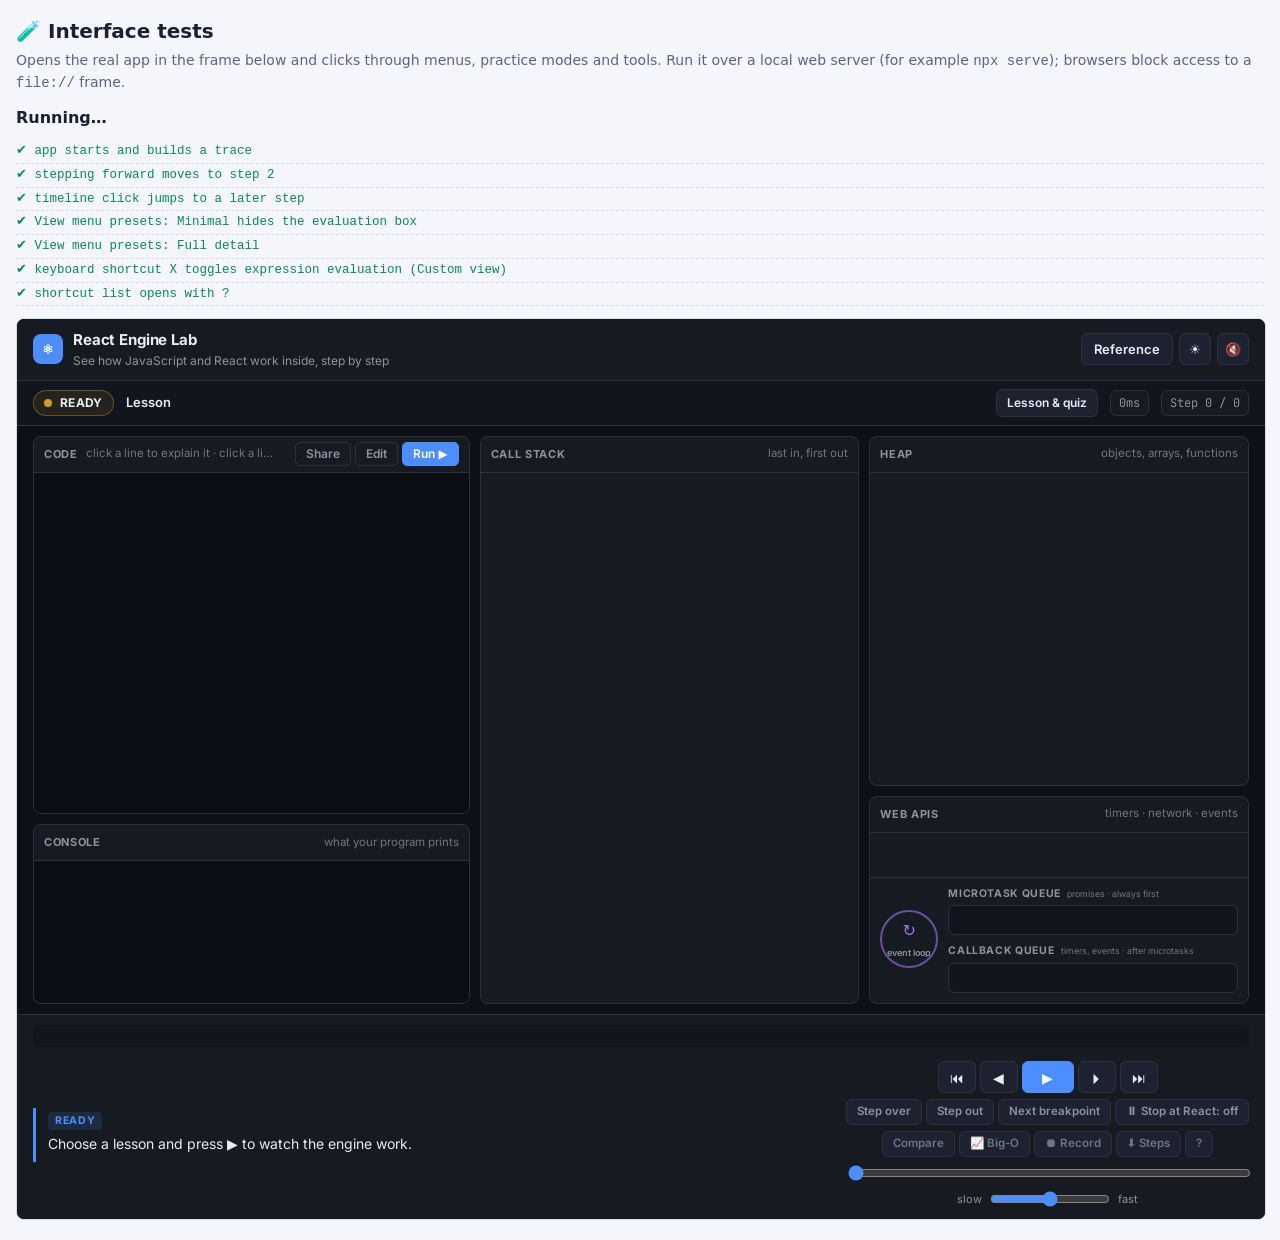
<file: ui-tests.html>
<!DOCTYPE html>
<html lang="en"><head>
  <meta charset="utf-8">
  <meta name="viewport" content="width=device-width, initial-scale=1">
  <title>JS Engine Lab — Interface tests</title>
  <style>
    :root { --bg: #0b0e1f; --panel: #161b36; --line: #2b3264; --text: #e8ebff; --muted: #8e96c8; --ok: #3ee6a8; --bad: #ff5d73; }
    @media (prefers-color-scheme: light) { :root:not([data-theme="dark"]) { --bg: #f4f6fc; --panel: #fff; --line: #d6dbec; --text: #1b1f36; --muted: #5d6488; --ok: #0a8a5b; --bad: #c8243d; } }
    body { margin: 0; background: var(--bg); color: var(--text); font: 14px/1.5 system-ui, sans-serif; padding: 16px; }
    h1 { font-size: 20px; margin: 0 0 4px; } p { color: var(--muted); margin: 0 0 12px; }
    .sum { font-size: 16px; font-weight: 700; margin: 10px 0; }
    .row { font-family: Consolas, monospace; font-size: 12.5px; padding: 2px 0; border-bottom: 1px dashed var(--line); }
    .ok { color: var(--ok); } .bad { color: var(--bad); }
    pre { white-space: pre-wrap; margin: 2px 0 6px 18px; color: var(--muted); font-size: 12px; }
    iframe { width: 1280px; height: 900px; border: 1px solid var(--line); border-radius: 8px; margin-top: 12px; max-width: 100%; }
  </style>
</head>
<body>
  <h1>🧪 Interface tests</h1>
  <p>Opens the real app in the frame below and clicks through menus, practice modes and tools. Run it over a local web server (for example <code>npx serve</code>); browsers block access to a <code>file://</code> frame.</p>
  <div class="sum" id="sum">Running…</div>
  <div id="out"></div>
  <iframe id="app" title="App under test"></iframe>
  <script>
  (async function () {
    'use strict';
    const frame = document.getElementById('app'), out = document.getElementById('out');
    let pass = 0, fail = 0;
    const row = (ok, label, detail) => {
      ok ? pass++ : fail++;
      const d = document.createElement('div');
      d.className = 'row ' + (ok ? 'ok' : 'bad');
      d.textContent = (ok ? '✔ ' : '✘ ') + label;
      out.appendChild(d);
      if (!ok && detail) { const p = document.createElement('pre'); p.textContent = detail; out.appendChild(p); }
    };
    const sleep = ms => new Promise(r => setTimeout(r, ms));
    const SPEED_WAIT = 60000; // long enough for playback to reach the first commit at the slowest speed (virtual time)
    const load = params => new Promise(resolve => { frame.onload = () => setTimeout(resolve, 900); frame.src = 'index.html?' + params; });
    const D = () => frame.contentDocument;
    const $ = id => D().getElementById(id);
    const q = sel => D().querySelector(sel);
    const click = el => { if (typeof el === 'string') el = $(el) || q(el); el.click(); };
    const key = k => D().dispatchEvent(new KeyboardEvent('keydown', { key: k, bubbles: true }));
    const check = async (label, fn) => {
      try { const r = await fn(); row(r === true || r === undefined, label, r === true || r === undefined ? null : String(r)); }
      catch (e) { row(false, label, e && e.stack || String(e)); }
    };
    const seek = step => { const s = $('scrub'); s.value = step - 1; s.dispatchEvent(new Event('input', { bubbles: true })); };

    // keep the first-visit tour and picker out of the way, but start from a clean slate
    try { frame.contentWindow.localStorage.clear(); } catch (e) { /* not loaded yet */ }

    await load('level=85&theme=dark');
    await check('app starts and builds a trace', () => /^Step 1 \/ \d+/.test($('stepCount').textContent) || $('stepCount').textContent);
    await check('stepping forward moves to step 2', () => { click('btnNext'); return /^Step 2 \//.test($('stepCount').textContent) || $('stepCount').textContent; });
    await check('timeline click jumps to a later step', () => {
      const cv = $('timeline'), r = cv.getBoundingClientRect();
      cv.dispatchEvent(new MouseEvent('click', { clientX: r.left + r.width * 0.8, clientY: r.top + 5, bubbles: true }));
      const n = +/Step (\d+)/.exec($('stepCount').textContent)[1];
      return n > 10 || $('stepCount').textContent;
    });
    await check('View menu presets: Minimal hides the evaluation box', () => {
      click('btnView');
      if ($('viewMenu').classList.contains('hidden')) return 'menu did not open';
      click(q('[data-preset="minimal"]'));
      return $('viewName').textContent === 'Minimal' || $('viewName').textContent;
    });
    await check('View menu presets: Full detail', () => { click(q('[data-preset="full"]')); return $('viewName').textContent === 'Full detail' || $('viewName').textContent; });
    await check('keyboard shortcut X toggles expression evaluation (Custom view)', () => { click('btnView'); key('x'); return $('viewName').textContent === 'Custom' || $('viewName').textContent; });
    await check('shortcut list opens with ?', () => { key('?'); return !$('keysModal').classList.contains('hidden'); });
    key('Escape');

    await load('interview=bubblesort&theme=dark');
    await check('interview question loads', () => /Bubble sort/.test($('levelTitle').textContent) || $('levelTitle').textContent);
    await check('array view shows bars, pointers and a written cell', () => { seek(22); return (!!q('.arrview.bars .ac.wr') && !!q('.arrview .ap')) || 'no highlighted write / pointer'; });
    await check('evaluation tree is shown for the current line', () => {
      click('btnView'); click(q('[data-preset="beginner"]')); seek(22);
      return (!$('evalbox').classList.contains('hidden') && !!q('.et-tree li')) || 'evaluation box hidden';
    });
    await check('conditions show ✓ true / ✗ false inline', () => !!Array.from(D().querySelectorAll('.inl')).find(x => /^[✓✗]/.test(x.textContent)) || 'no condition badge');

    await load('interview=fibonacci&theme=dark');
    await check('call tree appears for recursion', () => { seek(60); return (!!q('.calltree svg') && !!q('.ct-n.cur')) || 'no call tree'; });

    await load('interview=interleave&theme=dark');
    await check('predict mode: a correct prediction is accepted', () => {
      click('btnLesson');
      $('ivGuess').value = '1\n3\n2\n4';
      click('ivCheck');
      return !!q('.iv-verdict.ok') || ($('ivResult').textContent || 'no verdict');
    });
    await check('predict mode: a wrong prediction shows a line-by-line diff', () => {
      $('ivGuess').value = '1\n2\n3\n4';
      click('ivCheck');
      return (!!q('.iv-verdict.bad') && D().querySelectorAll('.iv-diff tr.bad').length === 2) || 'diff not shown';
    });
    key('Escape');

    await load('interview=debounce&theme=dark');
    await check('write it yourself: starter has empty function bodies', async () => {
      click('btnLesson');
      click('ivWrite');
      await sleep(300);
      const code = frame.contentWindow.document.querySelector('.CodeMirror') ? frame.contentWindow.document.querySelector('.CodeMirror').CodeMirror.getValue() : $('editor').value;
      return (D().body.classList.contains('challenge-mode') && /your code here/.test(code)) || 'not in write-it mode';
    });
    await check('write it yourself: the empty starter fails with a mistake hint', () => {
      click('btnCheck');
      return (!!q('.tres.bad') && !!q('.tres.tips')) || 'no failure / tips';
    });
    await check('write it yourself: the reference solution passes', async () => {
      click('btnSolution');
      click('useSolution');
      await sleep(200);
      click('btnCheck');
      return !!q('.tres.win') || $('taskResults').textContent;
    });

    await load('level=85&theme=dark&interview=list');
    await check('interview menu: search filters the list', async () => {
      await sleep(400);
      const s = $('ivSearch');
      s.value = 'debounce';
      s.dispatchEvent(new Event('input', { bubbles: true }));
      const items = D().querySelectorAll('.iv-item');
      return (items.length >= 1 && items.length < 10) || `got ${items.length} items`;
    });
    await check('mock interview starts and ends with a scorecard', async () => {
      click('ivMock');
      await sleep(600);
      if ($('mockBar').classList.contains('hidden')) return 'mock bar not shown';
      key('Escape');
      click('mbEnd');
      return /Mock interview result/.test($('briefTitle').textContent) || $('briefTitle').textContent;
    });
    key('Escape');
    // ---- guided course: one unit from start to finish
    await check('one panel at a time: stepping switches between Call Stack, Heap, Web APIs and React', async () => {
      const w = frame.contentWindow;
      const seen = {};
      for (const id of ['references', 'eventloop', 'r-state']) {
        w.JSLabAPI.openLesson(id);
        await sleep(700);
        const tr = w.JSLabGo.trace();
        const order = [];
        for (let k = 0; k < tr.length; k++) {
          w.JSLabGo(k);
          const p = D().body.dataset.panel;
          if (order[order.length - 1] !== p) order.push(p);
          seen[p] = true;
        }
        seen[id] = order.join(' → ').slice(0, 120);
      }
      w.JSLabAPI.closeModals();
      return (seen.stack && seen.heap && seen.web && seen.react) || JSON.stringify(seen);
    });
    await load('level=1&theme=dark');
    await check('concepts: one header button opens a straight list of every React concept', async () => {
      const w = frame.contentWindow, RC = w.ReactConcepts;
      if (!$('btnCourse') || !/React concepts/.test($('btnCourse').textContent)) return 'no header button';
      click('btnCourse');
      await sleep(200);
      const m = $('conceptList');
      if (!m || m.classList.contains('hidden')) return 'list not shown';
      const items = D().querySelectorAll('#conceptList .cl-item').length;
      const all = w.REACT_LEVELS.every(l => RC.ORDER.includes(l.id));
      return (items === RC.ORDER.length && items === w.REACT_LEVELS.length && all) || `items ${items}, order ${RC.ORDER.length}, lessons ${w.REACT_LEVELS.length}, all ${all}`;
    });
    await check('concepts: clicking one runs its code straight away (no lesson window, no steps to tick)', async () => {
      const w = frame.contentWindow, RC = w.ReactConcepts;
      click(D().querySelectorAll('#conceptList .cl-item')[3]);
      await sleep(700);
      const openModal = [...D().querySelectorAll('.modal')].some(x => !x.classList.contains('hidden'));
      return (w.JSLabAPI.currentLessonId() === RC.ORDER[3] && !openModal && w.JSLabGo.trace().length > 5 && /Concept 4 \//.test($('coach').textContent) && !!$('coach').closest('.phasebar')) || `lesson ${w.JSLabAPI.currentLessonId()}, modal ${openModal}, pill ${$('coach') && $('coach').textContent}`;
    });
    await check('concepts: ◀ / ▶ in the pill go to the previous and next concept', async () => {
      const w = frame.contentWindow, RC = w.ReactConcepts;
      click('cNext');
      await sleep(600);
      const a = w.JSLabAPI.currentLessonId();
      click('cPrev');
      await sleep(600);
      const b = w.JSLabAPI.currentLessonId();
      return (a === RC.ORDER[4] && b === RC.ORDER[3]) || `${a} / ${b}`;
    });
    await check('Inside view is simple by default; "More detail" shows the rest', async () => {
      const w = frame.contentWindow;
      w.localStorage.removeItem('rql.insideMore');
      w.JSLabAPI.openLesson('r-state');
      await sleep(700);
      const tr = w.JSLabGo.trace();
      w.JSLabGo(tr.findIndex(t => t.reactDetail && t.reactDetail.trace === 'beginWork' && t.reactDetail.reason === 'state'));
      click(q('#reactPanel [data-rtab="inside"]'));
      const vis = sel => { const el = q('#reactBody ' + sel); return !!el && getComputedStyle(el).display !== 'none'; };
      const simple = vis('.in-cap') && !vis('.lc-box') && !vis('.in-src') && !vis('.pipe');
      click(q('#reactBody [data-inmore]'));
      const more = vis('.lc-box') && vis('.in-src') && vis('.pipe');
      click(q('#reactBody [data-inmore]'));
      return (simple && more) || `simple ${simple}, more ${more}`;
    });
    await check('React mock interview: 6 React-only questions', async () => {
      click('ivMockReact');
      await sleep(600);
      const bar = $('mockBar').textContent;
      key('Escape');
      click('mbEnd');
      return (/React mock interview/.test(bar) && /Question 1 \/ 6/.test(bar)) || bar;
    });
    key('Escape');

    await load('level=85&theme=dark');
    await check('compare runs both versions', () => {
      click('btnCompare');
      $('cmpB').value = $('cmpA').value.replace('printSquare(4)', 'printSquare(5)');
      click('cmpRun');
      return (!!q('#cmpOut .cmp-table tr.diff')) || $('cmpOut').textContent;
    });
    key('Escape');
    await check('Big-O lab measures a preset (linear search → O(n))', () => {
      click('btnLab');
      click('labRun');
      return /O\(n\)/.test($('labTable').textContent) || $('labTable').textContent || $('labNote').textContent;
    });
    key('Escape');
    await check('export progress creates a download', () => {
      const w = frame.contentWindow;
      let made = false;
      const orig = w.URL.createObjectURL;
      w.URL.createObjectURL = () => { made = true; return 'blob:test'; };
      click('btnProgress');
      click('btnExport');
      w.URL.createObjectURL = orig;
      return made || 'no file was created';
    });
    key('Escape');


    // ---- React panel (level 4 is "useState and re-rendering")
    await load('level=4&theme=dark');
    const reactStep = re => frame.contentWindow.JSLabGo.trace().findIndex(t => t.kind === 'react' && re.test(t.msg));
    await check('React panel appears with the fiber tree during a render', () => {
      const n = reactStep(/beginWork<\/code> → <code>Counter/);
      if (n < 0) return 'no beginWork step for Counter';
      frame.contentWindow.JSLabGo(n);
      if ($('reactPanel').classList.contains('hidden')) return 'panel hidden';
      click(q('#reactPanel [data-rtab="fibers"]'));
      const now = q('#reactBody .fb.now');
      return (!!now && /Counter/.test(now.textContent) && /REACT RENDER PHASE/.test($('phaseBanner').textContent)) || $('reactBody').textContent.slice(0, 200) + ' / ' + $('phaseBanner').textContent;
    });
    await check('React stack frames are folded into one block', () => !!q('#stack .react-frame') && !q('#stack .ctx-name') || !/performUnitOfWork/.test([...D().querySelectorAll('#stack .ctx:not(.react-frame) .ctx-name')].map(e => e.textContent).join()) || 'React frames shown one by one');
    await check('Inside view: pipeline, diagram, interview line, and jumping between React steps', async () => {
      const w = frame.contentWindow;
      const tr = w.JSLabGo.trace();
      const k = tr.findIndex(t => t.kind === 'react' && /processes its queue/.test(t.msg));
      if (k < 0) return 'no queue step';
      w.JSLabGo(k);
      click(q('#reactPanel [data-rtab="inside"]'));
      const okQueue = !!q('#reactBody .pipe-st.now') && !!q('#reactBody .qs-row') && /In one sentence/i.test($('reactBody').textContent);
      const before = +/Step (\d+)/.exec($('stepCount').textContent)[1];
      click(q('#reactBody [data-rjump="1"]'));
      const after = +/Step (\d+)/.exec($('stepCount').textContent)[1];
      const landedOnReact = tr[after - 1].kind === 'react';
      return (okQueue && after > before && landedOnReact) || `queue ${okQueue}, ${before} → ${after}, react ${landedOnReact}`;
    });
    await check('Inside view: lane check as bits and links to the real React source', () => {
      const w = frame.contentWindow, tr = w.JSLabGo.trace();
      const k = tr.findIndex(t => t.reactDetail && t.reactDetail.trace === 'beginWork' && t.reactDetail.reason === 'state');
      if (k < 0) return 'no beginWork step for a state update';
      w.JSLabGo(k);
      const bits = D().querySelectorAll('#reactBody .lc-box .lb-row').length;
      const lit = D().querySelectorAll('#reactBody .lc-box .lb-bit.on').length;
      const links = [...D().querySelectorAll('#reactBody .in-src a')].map(a => a.textContent);
      return (bits === 3 && lit >= 2 && links.some(t => /beginWork\(\)/.test(t)) && D().querySelector('#reactBody .in-src a').href.includes('github.com')) || `rows ${bits}, lit ${lit}, links ${links}`;
    });
    await check('what changed: a step reports useState 1 → 2, the commit outlines the DOM node, the timeline has phase bands', async () => {
      const w = frame.contentWindow, tr = w.JSLabGo.trace();
      const found = tr.some((s, k) => k > 0 && s.react && w.ReactInside.changesOf(s, tr[k - 1]).some(x => /useState/.test(x) && /<s>1<\/s>/.test(x) && /<code>2<\/code>/.test(x)));
      const k = tr.findIndex(s => s.reactDetail && s.reactDetail.trace === 'commitText');
      const hit = k >= 0 && /data-react-hit="text"/.test(tr[k].page.html);
      w.JSLabGo(k);
      const bands = $('timeline').classList.contains('has-phases');
      return (found && hit && bands) || `changed ${found}, outlined ${hit}, bands ${bands}`;
    });
    await check('component code is marked while React renders it; narration is short with "more"; Stop at React pauses at a commit', async () => {
      const w = frame.contentWindow, tr = w.JSLabGo.trace();
      const k = tr.findIndex(s => s.reactDetail && s.reactDetail.trace === 'beginWork' && s.reactDetail.comp);
      if (k < 0) return 'no beginWork step with component lines';
      w.JSLabGo(k);
      const marked = D().querySelectorAll('#codeView .ln.comp-render').length;
      const tag = q('#codeView .comp-tag');
      const long = tr.findIndex(s => s.msg && s.msg.replace(/<[^>]+>/g, '').length > 220);
      w.JSLabGo(long);
      const more = !!q('#narration [data-narmore]') && getComputedStyle(q('#narration .nar-rest')).display === 'none';
      // Stop at React: commit
      while ($('btnReactStop').textContent.indexOf('commit') < 0) click('btnReactStop');
      w.JSLabGo(0);
      click('btnPlay');
      await sleep(SPEED_WAIT);
      const at = w.JSLabGo.trace()[+/Step (\d+)/.exec($('stepCount').textContent)[1] - 1];
      while ($('btnReactStop').textContent.indexOf('off') < 0) click('btnReactStop');
      const paused = $('btnPlay').textContent === '▶' && at.reactDetail && at.reactDetail.trace === 'commitStart';
      return (marked >= 3 && tag && /React renders/.test(tag.textContent) && more && paused) || `lines ${marked}, tag ${tag && tag.textContent}, more ${more}, paused at ${at && at.reactDetail && at.reactDetail.trace}`;
    });
    await check('React in one picture is the first concept; "⚖️ Compare" runs a ready-made pair side by side', async () => {
      const w = frame.contentWindow, RC = w.ReactConcepts;
      const first = RC.ORDER[0] === 'r-overview';
      w.JSLabAPI.openLesson('r-indexkeys');
      await sleep(700);
      if ($('btnPair').classList.contains('hidden')) return 'no Compare button on r-indexkeys';
      click('btnPair');
      await sleep(400);
      const open = !$('compareModal').classList.contains('hidden');
      const labels = /index/.test($('cmpNameA').textContent) && /name/.test($('cmpNameB').textContent);
      const react = !!q('#cmpOut .cmp-react') && D().querySelectorAll('#cmpOut .cmp-table tr.diff').length > 0 && !!q('#cmpOut .cmp-why');
      key('Escape'); click(q('#compareModal [data-close]'));
      w.JSLabAPI.openLesson(w.REACT_LEVELS[3].id); // back to the lesson the next tests use (level=4)
      await sleep(700);
      const hiddenElsewhere = $('btnPair').classList.contains('hidden');
      return (first && open && labels && react && hiddenElsewhere) || `first ${first}, open ${open}, labels ${labels}, react ${react}, hidden elsewhere ${hiddenElsewhere}`;
    });
    await check('React practice: every code question and build challenge in one list; a predict task opens the answer box', async () => {
      const w = frame.contentWindow, P = w.ReactPractice, list = P.list();
      const want = w.REACT_IV.filter(q => q.kind !== 'theory' && q.code).length + w.REACT_CHALLENGES.length;
      if (list.length !== want) return `list ${list.length}, expected ${want}`;
      const k = list.findIndex(t => t.kind === 'predict');
      P.open(k);
      await sleep(1200);
      const box = !!$('ivGuess') && !$('briefModal').classList.contains('hidden');
      const pill = /Task 1 \//.test(($('practicePill') || {}).textContent || '') || /Task \d+ \//.test(($('practicePill') || {}).textContent || '');
      w.JSLabAPI.closeModals();
      const c = list.findIndex(t => t.kind === 'build');
      P.open(c);
      await sleep(900);
      const building = D().body.classList.contains('challenge-mode');
      w.JSLabAPI.openLesson(w.REACT_LEVELS[3].id); // back to the lesson the next tests use
      await sleep(700);
      return (box && pill && building) || `answer box ${box}, pill ${pill}, challenge ${building}`;
    });
    await check('Hooks tab shows the linked list', () => {
      frame.contentWindow.JSLabGo(reactStep(/returned its JSX/));
      click(q('#reactPanel [data-rtab="hooks"]'));
      return (/useState/.test($('reactBody').textContent) && /useState/.test(q("#reactBody .rl-hook").textContent) && /null/.test(q("#reactBody .rl-list").textContent)) || $('reactBody').textContent.slice(0, 200);
    });
    await check('Log tab lists React steps and jumps when clicked', () => {
      click(q('#reactPanel [data-rtab="log"]'));
      const rows = D().querySelectorAll('#reactBody .rl-log');
      if (rows.length < 3) return 'only ' + rows.length + ' log rows';
      click(rows[0]);
      return /^Step 1 \//.test($('stepCount').textContent) === false && +/Step (\d+)/.exec($('stepCount').textContent)[1] === +rows[0].dataset.step + 1 || $('stepCount').textContent;
    });
    click(q('#reactPanel [data-rtab="fibers"]'));
    await check('commit step shows the commit stage and update flags', () => {
      const n = reactStep(/<b>Update<\/b>: the text/);
      if (n < 0) return 'no text update step';
      frame.contentWindow.JSLabGo(n);
      return (/COMMIT/i.test(q('#rlStages .rl-stage.on').textContent)) || q('#rlStages').textContent;
    });
    await check('"Inside React" view re-records with React\'s own lines', async () => {
      const before = frame.contentWindow.JSLabGo.trace().length;
      key('k');
      await sleep(1500);
      const after = frame.contentWindow.JSLabGo.trace().length;
      key('k');
      await sleep(800);
      return after > before * 2 || `${before} → ${after}`;
    });
    await check('📚 Guides opens the React path: cheat sheet, interview day and the six system designs', async () => {
      const w = frame.contentWindow;
      if (!$('btnGuides')) return 'no Guides button';
      click('btnGuides'); await sleep(150);
      if ($('roadmapModal').classList.contains('hidden')) return 'the React path did not open';
      click(q('#roadmapModal [data-rmtab="design"]')); await sleep(80);
      const designs = D().querySelectorAll('#roadmapBody details.rm-design').length;
      const first = q('#roadmapBody details.rm-design');
      first.open = true; await sleep(30);
      const content = /useInfiniteQuery/.test(first.textContent) && /State: where each piece lives/.test(first.textContent);
      click(q('#roadmapModal [data-rmtab="interview"]')); await sleep(50);
      const interview = /Must-know questions/.test(q('#roadmapBody').textContent);
      $('roadmapModal').classList.add('hidden');
      return (designs === 6 && content && interview && w.ReactRoadmap.DESIGNS.length === 6) || `designs ${designs}, content ${content}, interview tab ${interview}`;
    });
    await load('level=85&tour&theme=dark');
    await check('guided tour opens, advances and closes', async () => {
      await sleep(600);
      if ($('tour').classList.contains('hidden')) return 'tour not shown';
      click('tourNext');
      if (!/2 \/ /.test(q('.tour-count').textContent)) return 'did not advance';
      key('Escape');
      return $('tour').classList.contains('hidden') || 'did not close';
    });

    await load('level=85&theme=light');
    await check('light theme applies', () => D().documentElement.dataset.theme === 'light' || D().documentElement.dataset.theme);

    document.getElementById('sum').innerHTML = `<span class="${fail ? 'bad' : 'ok'}">${fail ? '✘' : '✔'} ${pass} passed, ${fail} failed</span>`;
    document.title = (fail ? 'FAIL ' : 'PASS ') + document.title;
  })();
  </script>
</body>
</html>
</file>
<file: css/fonts.css>
/* Inter and JetBrains Mono (latin), stored locally so the app works offline. */
/* latin */
@font-face {
  font-family: 'Inter';
  font-style: normal;
  font-weight: 400;
  font-display: swap;
  src: url(../vendor/fonts/Inter-400.woff2) format('woff2');
  unicode-range: U+0000-00FF, U+0131, U+0152-0153, U+02BB-02BC, U+02C6, U+02DA, U+02DC, U+0304, U+0308, U+0329, U+2000-206F, U+20AC, U+2122, U+2191, U+2193, U+2212, U+2215, U+FEFF, U+FFFD;
}
/* latin */
@font-face {
  font-family: 'Inter';
  font-style: normal;
  font-weight: 500;
  font-display: swap;
  src: url(../vendor/fonts/Inter-500.woff2) format('woff2');
  unicode-range: U+0000-00FF, U+0131, U+0152-0153, U+02BB-02BC, U+02C6, U+02DA, U+02DC, U+0304, U+0308, U+0329, U+2000-206F, U+20AC, U+2122, U+2191, U+2193, U+2212, U+2215, U+FEFF, U+FFFD;
}
/* latin */
@font-face {
  font-family: 'Inter';
  font-style: normal;
  font-weight: 600;
  font-display: swap;
  src: url(../vendor/fonts/Inter-600.woff2) format('woff2');
  unicode-range: U+0000-00FF, U+0131, U+0152-0153, U+02BB-02BC, U+02C6, U+02DA, U+02DC, U+0304, U+0308, U+0329, U+2000-206F, U+20AC, U+2122, U+2191, U+2193, U+2212, U+2215, U+FEFF, U+FFFD;
}
/* latin */
@font-face {
  font-family: 'Inter';
  font-style: normal;
  font-weight: 700;
  font-display: swap;
  src: url(../vendor/fonts/Inter-700.woff2) format('woff2');
  unicode-range: U+0000-00FF, U+0131, U+0152-0153, U+02BB-02BC, U+02C6, U+02DA, U+02DC, U+0304, U+0308, U+0329, U+2000-206F, U+20AC, U+2122, U+2191, U+2193, U+2212, U+2215, U+FEFF, U+FFFD;
}
/* latin */
@font-face {
  font-family: 'JetBrains Mono';
  font-style: normal;
  font-weight: 400;
  font-display: swap;
  src: url(../vendor/fonts/JetBrainsMono-400.woff2) format('woff2');
  unicode-range: U+0000-00FF, U+0131, U+0152-0153, U+02BB-02BC, U+02C6, U+02DA, U+02DC, U+0304, U+0308, U+0329, U+2000-206F, U+20AC, U+2122, U+2191, U+2193, U+2212, U+2215, U+FEFF, U+FFFD;
}
/* latin */
@font-face {
  font-family: 'JetBrains Mono';
  font-style: normal;
  font-weight: 600;
  font-display: swap;
  src: url(../vendor/fonts/JetBrainsMono-600.woff2) format('woff2');
  unicode-range: U+0000-00FF, U+0131, U+0152-0153, U+02BB-02BC, U+02C6, U+02DA, U+02DC, U+0304, U+0308, U+0329, U+2000-206F, U+20AC, U+2122, U+2191, U+2193, U+2212, U+2215, U+FEFF, U+FFFD;
}
</file>
<file: css/styles.css>
/* JS Engine Lab — a calm, developer-tool style theme (dark by default, light via data-theme) */
:root {
  --bg: #0d1117; --bg2: #11161e; --panel: #161b22; --panel2: #1c2230; --line: #2a3140; --line2: #363e50;
  --text: #e6edf3; --muted: #8b949e; --faint: #6e7681;
  --accent: #4c8dff; --accent-weak: #4c8dff22;
  --creation: #d29922; --execution: #3fb950; --eventloop: #a371f7; --done: #58a6ff; --error: #f85149;
  --str: #a5d6ff; --num: #79c0ff; --kw: #ff7b72; --fn: #d2a8ff; --com: #8b949e; --prop: #7ee787;
  --code-bg: #0b0f15;
  --sans: 'Inter', system-ui, -apple-system, 'Segoe UI', sans-serif;
  --mono: 'JetBrains Mono', ui-monospace, Consolas, monospace;
  --r: 8px;
  --shadow: 0 1px 0 #ffffff08 inset, 0 8px 24px #0006;
}
:root[data-theme="light"] {
  --bg: #f6f8fa; --bg2: #eef1f5; --panel: #ffffff; --panel2: #f6f8fa; --line: #d0d7de; --line2: #c3cbd4;
  --text: #1f2328; --muted: #59636e; --faint: #818b98;
  --accent: #0969da; --accent-weak: #0969da1a;
  --creation: #9a6700; --execution: #1a7f37; --eventloop: #8250df; --done: #0969da; --error: #cf222e;
  --str: #0a3069; --num: #0550ae; --kw: #cf222e; --fn: #8250df; --com: #6e7781; --prop: #116329;
  --code-bg: #fbfcfd;
  --shadow: 0 1px 2px #1f232814, 0 6px 18px #1f23280f;
}

* { box-sizing: border-box; font-variant-ligatures: none; }
html, body { margin: 0; height: 100%; }
body { background: var(--bg); color: var(--text); font: 14px/1.5 var(--sans); display: flex; flex-direction: column; min-height: 100vh; overflow-x: hidden; -webkit-font-smoothing: antialiased; }
button { font: inherit; color: inherit; cursor: pointer; }
code, kbd { font-family: var(--mono); font-size: .88em; background: var(--panel2); border: 1px solid var(--line); padding: 0 5px; border-radius: 5px; color: var(--text); }
a { color: var(--accent); }
.hidden { display: none !important; }

/* ---------- top bar ---------- */
.topbar { display: flex; align-items: center; gap: 14px; flex-wrap: wrap; padding: 10px 16px; border-bottom: 1px solid var(--line); background: var(--panel); }
.brand { display: flex; align-items: center; gap: 10px; }
.logo { width: 30px; height: 30px; border-radius: 8px; display: grid; place-items: center; background: var(--accent); color: #fff; font: 700 13px var(--mono); }
.brand h1 { font-size: 15px; font-weight: 700; margin: 0; letter-spacing: -.01em; }
.brand p { margin: 0; font-size: 12px; color: var(--muted); }
.top-actions { display: flex; gap: 6px; margin-left: auto; flex-wrap: wrap; }
.btn { height: 32px; display: inline-flex; align-items: center; gap: 6px; background: var(--panel2); border: 1px solid var(--line); padding: 0 12px; border-radius: 6px; font-weight: 600; font-size: 13px; transition: background .15s, border-color .15s; white-space: nowrap; }
.btn:hover { border-color: var(--line2); background: var(--bg2); }
.btn.primary { background: var(--accent); border-color: var(--accent); color: #fff; }
.btn.primary:hover { filter: brightness(1.08); }
.btn.small { height: 28px; padding: 0 10px; font-size: 12px; }
.btn.icon { width: 32px; padding: 0; justify-content: center; }
.xp-chip { display: flex; align-items: center; gap: 8px; font-size: 12px; color: var(--muted); padding: 4px 10px; border: 1px solid var(--line); border-radius: 999px; white-space: nowrap; cursor: pointer; }
.xp-chip .rank { color: var(--text); font-weight: 600; }
.xpbar { width: 64px; height: 4px; border-radius: 4px; background: var(--line); overflow: hidden; display: inline-block; }
.xpbar i { display: block; height: 100%; background: var(--accent); transition: width .5s; }
.xpnum { font-family: var(--mono); }
.xpnum .gain { color: var(--execution); font-weight: 700; }

/* ---------- status bar ---------- */
.phasebar { display: flex; align-items: center; gap: 12px; padding: 8px 16px; flex-wrap: wrap; border-bottom: 1px solid var(--line); background: var(--bg2); }
.phase { display: flex; align-items: center; gap: 8px; padding: 3px 10px; border-radius: 999px; font-size: 12px; font-weight: 700; letter-spacing: .03em; color: currentColor; border: 1px solid color-mix(in srgb, currentColor 40%, transparent); background: color-mix(in srgb, currentColor 10%, transparent); }
.phase-icon { width: 8px; height: 8px; border-radius: 50%; background: currentColor; font-size: 0; }
.phase-text { color: var(--text); }
.phase-creation { color: var(--creation); } .phase-execution { color: var(--execution); } .phase-eventloop { color: var(--eventloop); }
.phase-done { color: var(--done); } .phase-error { color: var(--error); }
.level-info { color: var(--muted); font-size: 13px; flex: 1; min-width: 220px; }
.level-info b { color: var(--text); font-weight: 600; }
.clock, .stepcount { font-family: var(--mono); font-size: 12px; color: var(--muted); padding: 3px 8px; border-radius: 6px; border: 1px solid var(--line); background: var(--panel); }

/* ---------- workspace ---------- */
.arena { flex: 1; display: grid; grid-template-columns: minmax(320px, 1.15fr) minmax(280px, 1fr) minmax(280px, 1fr); gap: 10px; padding: 10px 16px; min-height: 480px; height: calc(100vh - 232px); }
.col { display: flex; flex-direction: column; gap: 10px; min-height: 0; }
.panel { background: var(--panel); border: 1px solid var(--line); border-radius: var(--r); display: flex; flex-direction: column; min-height: 0; overflow: hidden; }
.panel-head { display: flex; align-items: center; gap: 8px; padding: 0 10px; height: 36px; flex: none; border-bottom: 1px solid var(--line); }
.panel-head h2 { font-size: 11px; margin: 0; font-weight: 700; text-transform: uppercase; letter-spacing: .06em; color: var(--muted); }
.hint { color: var(--faint); font-size: 11.5px; margin-left: auto; white-space: nowrap; overflow: hidden; text-overflow: ellipsis; }
.code-panel { flex: 1; }
.console-panel { height: 180px; flex: none; }
.heap-panel { flex: 1; }
.async-panel { flex: none; }
.mini-toggle { height: 22px; font-size: 11px; font-weight: 600; padding: 0 8px; border-radius: 5px; background: transparent; border: 1px solid var(--line); color: var(--muted); }
.mini-toggle.on { border-color: var(--accent); color: var(--accent); background: var(--accent-weak); }
.hint + .mini-toggle, .hint + .tabs { margin-left: 8px; }

/* ---------- code ---------- */
.tabs { display: flex; gap: 4px; margin-left: auto; }
.src-tag { font: 600 9.5px var(--sans); text-transform: uppercase; letter-spacing: .05em; color: var(--eventloop); border: 1px solid currentColor; border-radius: 4px; padding: 0 4px; margin-left: 4px; vertical-align: middle; }
.ttag { font: 700 9.5px var(--mono); color: var(--accent); border: 1px solid color-mix(in srgb, var(--accent) 50%, transparent); border-radius: 4px; padding: 0 4px; }
.tab { white-space: nowrap; height: 24px; padding: 0 10px; border-radius: 5px; background: transparent; border: 1px solid var(--line); font-size: 12px; font-weight: 600; color: var(--muted); }
.tab:hover { color: var(--text); }
.tab.primary { background: var(--accent); border-color: var(--accent); color: #fff; }
.tab.active { color: var(--accent); border-color: var(--accent); background: var(--accent-weak); }
.code-wrap { position: relative; flex: 1; min-height: 140px; background: var(--code-bg); }
#editor, .code-view, .code-wrap .CodeMirror { position: absolute; inset: 0; width: 100%; height: 100%; margin: 0; font-family: var(--mono); font-size: 13px; line-height: 1.7; }
#editor { background: var(--code-bg); color: var(--text); border: none; resize: none; padding: 10px 12px; outline: none; tab-size: 2; white-space: pre; }
.code-view { overflow: auto; padding: 8px 0; }
.code-wrap.edit .code-view { display: none; }
.code-wrap:not(.edit) #editor, .code-wrap:not(.edit) .CodeMirror { display: none; }
.ln { display: flex; white-space: pre; padding-right: 10px; position: relative; }
.ln .g { width: 48px; flex: none; text-align: right; padding-right: 14px; color: var(--faint); user-select: none; cursor: pointer; position: relative; }
.ln .g:hover { color: var(--error); }
.ln .s { flex: 1; cursor: pointer; }
.ln:hover { background: color-mix(in srgb, var(--text) 3%, transparent); }
.ln.cur { background: var(--accent-weak); box-shadow: inset 2px 0 0 var(--accent); }
.ln.cur .g { color: var(--accent); font-weight: 600; }
.ln.err { background: color-mix(in srgb, var(--error) 14%, transparent); box-shadow: inset 2px 0 0 var(--error); }
.ln.bp .g::before { content: ''; position: absolute; left: 8px; top: 50%; width: 9px; height: 9px; margin-top: -4.5px; border-radius: 50%; background: var(--error); }
.tk-kw { color: var(--kw); } .tk-str { color: var(--str); } .tk-num { color: var(--num); } .tk-com { color: var(--com); font-style: italic; } .tk-fn { color: var(--fn); }
mark.hl { background: color-mix(in srgb, var(--creation) 28%, transparent); color: inherit; border-radius: 3px; box-shadow: 0 0 0 1px color-mix(in srgb, var(--creation) 60%, transparent); }
.explain, .ext { position: relative; border-top: 1px solid var(--line); padding: 10px 34px 10px 12px; font-size: 13px; line-height: 1.55; background: var(--panel2); max-height: 42%; overflow: auto; flex: none; }
.explain b:first-of-type { color: var(--accent); }
.explain .ex-meta { margin-top: 6px; font-size: 12px; color: var(--muted); }
.ext { border-top: 2px solid var(--eventloop); }
.ext .ext-title { font-size: 11px; font-weight: 700; text-transform: uppercase; letter-spacing: .06em; color: var(--eventloop); margin-bottom: 4px; }
.ext pre { margin: 0; font-family: var(--mono); font-size: 12.5px; white-space: pre-wrap; }

/* CodeMirror editor (loaded from a CDN when online) */
.code-wrap .CodeMirror { background: var(--code-bg); color: var(--text); }
.CodeMirror-gutters { background: var(--code-bg); border-right: 1px solid var(--line); }
.CodeMirror-linenumber { color: var(--faint); }
.CodeMirror-cursor { border-left: 2px solid var(--accent); }
.CodeMirror-selected, .CodeMirror-focused .CodeMirror-selected { background: var(--accent-weak) !important; }
.CodeMirror-matchingbracket { color: var(--execution) !important; text-decoration: underline; }
.cm-s-default .cm-keyword { color: var(--kw); } .cm-s-default .cm-string, .cm-s-default .cm-string-2 { color: var(--str); }
.cm-s-default .cm-number { color: var(--num); } .cm-s-default .cm-comment { color: var(--com); font-style: italic; }
.cm-s-default .cm-def { color: var(--fn); } .cm-s-default .cm-variable { color: var(--text); } .cm-s-default .cm-variable-2 { color: var(--text); }
.cm-s-default .cm-property { color: var(--prop); } .cm-s-default .cm-atom { color: var(--num); } .cm-s-default .cm-operator { color: var(--muted); }

/* ---------- challenge task bar ---------- */
.taskbar { display: none; padding: 10px 12px; border-bottom: 1px solid var(--line); background: var(--panel2); max-height: 45%; overflow: auto; flex: none; }
body.challenge-mode .taskbar { display: block; }
.task-text { font-size: 13.5px; margin-bottom: 8px; }
.task-actions { display: flex; gap: 6px; flex-wrap: wrap; }
.task-results { margin-top: 8px; display: flex; flex-direction: column; gap: 4px; }
.tres { font-size: 12.5px; padding: 6px 8px; border-radius: 6px; border: 1px solid var(--line); background: var(--panel); }
.tres.ok { border-left: 3px solid var(--execution); }
.tres.bad { border-left: 3px solid var(--error); }
.tres.win { border-left: 3px solid var(--done); font-size: 13.5px; }
.tres pre, .hintbox pre, .lesson pre { margin: 6px 0 0; font-family: var(--mono); font-size: 12px; white-space: pre-wrap; background: var(--code-bg); border: 1px solid var(--line); padding: 8px 10px; border-radius: 6px; }
.hintbox { margin-top: 6px; font-size: 13px; padding: 8px 10px; border-radius: 6px; background: var(--accent-weak); border: 1px solid color-mix(in srgb, var(--accent) 35%, transparent); }
.hintbox.muted { color: var(--muted); background: transparent; }
.tlink { font-size: 13px; }

/* ---------- console & simulated page ---------- */
.console-split { flex: 1; display: grid; grid-template-columns: 1fr; min-height: 0; }
.console-panel.has-page .console-split { grid-template-columns: 1fr 1fr; }
.console-panel .page-title { display: none; margin-left: auto; font-size: 11px; font-weight: 700; text-transform: uppercase; letter-spacing: .06em; color: var(--muted); }
.console-panel.has-page .page-title { display: inline; }
.console-panel.has-page .hint { display: none; }
.console { overflow: auto; padding: 6px 10px; font-family: var(--mono); font-size: 12.5px; background: var(--code-bg); }
.console .c { padding: 3px 0; border-bottom: 1px solid color-mix(in srgb, var(--line) 50%, transparent); white-space: pre-wrap; word-break: break-word; }
.console .c::before { content: '›'; color: var(--faint); margin-right: 8px; }
.console .c.error { color: var(--error); } .console .c.warn { color: var(--creation); }
.console .c.table::before, .console .c.group::before { content: ''; margin: 0; }
.console .c.new { background: color-mix(in srgb, var(--execution) 8%, transparent); }
.page-view { display: none; overflow: auto; padding: 8px; border-left: 1px solid var(--line); background: var(--bg2); }
.console-panel.has-page .page-view { display: block; }
.page-view .browser { display: flex; flex-direction: column; height: calc(100% - 4px); min-height: 120px; }
.browser iframe { flex: 1; width: 100%; border: 0; background: #fff; min-height: 90px; }
.page-extra { display: flex; flex-direction: column; gap: 4px; margin-top: 6px; font-size: 12px; }
.pdialog, .pstore { border: 1px solid var(--line); border-left: 3px solid var(--creation); border-radius: 6px; padding: 4px 8px; background: var(--panel); }
.pstore { border-left-color: var(--accent); }
.guide select { font: inherit; padding: 2px 6px; border-radius: 6px; border: 1px solid var(--line); background: var(--panel); color: var(--text); }
.console-panel.has-page { height: 230px; }
.browser { background: #fff; color: #1f2328; border: 1px solid #d0d7de; border-radius: 6px; overflow: hidden; font-family: var(--sans); }
.bbar { display: flex; align-items: center; gap: 4px; background: #f6f8fa; border-bottom: 1px solid #d0d7de; padding: 5px 8px; }
.bbar span { width: 8px; height: 8px; border-radius: 50%; background: #d0d7de; }
.burl { margin-left: 6px; font: 10px var(--mono); color: #59636e; background: #fff; border: 1px solid #d0d7de; border-radius: 4px; padding: 0 6px; flex: 1; }
.bbody { padding: 8px 10px; display: flex; flex-direction: column; gap: 6px; font-size: 13px; }
.pel { display: flex; align-items: center; gap: 6px; flex-wrap: wrap; border-radius: 4px; padding: 1px 2px; }
.ph1 { font-size: 16px; }
.pbtn { background: #0969da; color: #fff; border: none; border-radius: 6px; padding: 3px 10px; font-size: 12px; cursor: default; }
.pinput { border: 1px solid #c3cbd4; border-radius: 4px; padding: 1px 6px; min-width: 80px; font-size: 12px; }
.pid { font-family: var(--mono); font-size: 10px; color: #818b98; }
.ears { font-size: 10px; background: #fff8c5; color: #7d4e00; border: 1px solid #eac54f; border-radius: 4px; padding: 0 5px; }
.empty { color: var(--faint); font-size: 12.5px; text-align: center; padding: 18px 8px; }

/* ---------- call stack ---------- */
.stack { flex: 1; overflow: auto; padding: 10px; display: flex; flex-direction: column; gap: 8px; position: relative; }
.stack-floor { margin-top: auto; text-align: center; font-size: 10px; font-weight: 700; letter-spacing: .12em; text-transform: uppercase; color: var(--faint); padding: 6px; border-top: 2px solid var(--line); }
.ctx { border: 1px solid var(--line); border-left: 3px solid var(--c); border-radius: 6px; background: var(--panel2); padding: 8px 10px; opacity: .7; transition: opacity .2s; }
.ctx.active { opacity: 1; border-color: color-mix(in srgb, var(--c) 55%, var(--line)); border-left-color: var(--c); box-shadow: var(--shadow); }
.ctx.enter { animation: slidein .25s ease-out; }
.ctx.paused { opacity: .85; border-style: dashed; border-left-style: solid; }
.ctx-head { display: flex; align-items: center; gap: 6px; flex-wrap: wrap; }
.ctx-name { font-family: var(--mono); font-weight: 600; font-size: 13px; color: var(--c); }
.pill { font-size: 10.5px; font-weight: 700; padding: 0 7px; line-height: 18px; border-radius: 999px; border: 1px solid currentColor; }
.pill.creation { color: var(--creation); } .pill.execution { color: var(--execution); } .pill.async { color: var(--eventloop); } .pill.strict { color: var(--done); }
.ctx .state { margin-left: auto; font-size: 11px; color: var(--faint); }
.ctx.active .state { color: var(--execution); font-weight: 600; }
.ctx.paused .state { color: var(--eventloop); font-weight: 600; }
.ctx-this { font-size: 12px; color: var(--muted); margin: 4px 0 6px; }
.scope { border: 1px solid var(--line); background: var(--panel); border-radius: 6px; padding: 6px 8px; margin-top: 6px; }
.scope.block { border-style: dashed; margin-left: 10px; }
.scope.closure { border-color: color-mix(in srgb, var(--eventloop) 50%, var(--line)); }
.scope.focus { box-shadow: 0 0 0 2px var(--creation); }
.scope-title { font-size: 10.5px; font-weight: 700; color: var(--muted); text-transform: uppercase; letter-spacing: .06em; margin-bottom: 3px; }
.var { display: flex; align-items: center; gap: 6px; padding: 2px 4px; border-radius: 4px; font-family: var(--mono); font-size: 12px; }
.var.changed { animation: flash 1s; }
.vname { color: var(--text); font-weight: 600; }
.kind { font: 700 9.5px var(--sans); padding: 0 5px; line-height: 16px; border-radius: 4px; text-transform: uppercase; min-width: 36px; text-align: center; letter-spacing: .03em; }
.k-var { background: color-mix(in srgb, var(--creation) 18%, transparent); color: var(--creation); }
.k-let { background: color-mix(in srgb, var(--accent) 18%, transparent); color: var(--accent); }
.k-const { background: color-mix(in srgb, var(--execution) 18%, transparent); color: var(--execution); }
.k-function { background: color-mix(in srgb, var(--fn) 18%, transparent); color: var(--fn); }
.k-param { background: color-mix(in srgb, var(--kw) 16%, transparent); color: var(--kw); }
.k-class { background: color-mix(in srgb, var(--done) 18%, transparent); color: var(--done); }
.k-import { background: color-mix(in srgb, var(--eventloop) 18%, transparent); color: var(--eventloop); }
.eq { color: var(--faint); }
.from { font-size: 11px; }
.chain { display: flex; flex-wrap: wrap; gap: 4px; align-items: center; margin-top: 8px; font-size: 11px; color: var(--muted); }
.chain .link { padding: 0 7px; line-height: 18px; border-radius: 4px; border: 1px solid var(--line); background: var(--panel); font-family: var(--mono); }
.ghost-global, .paused-zone { border: 1px dashed var(--line2); border-radius: 6px; padding: 8px; }
.ghost-global .scope { margin-top: 0; }
.paused-zone { display: flex; flex-direction: column; gap: 6px; border-color: color-mix(in srgb, var(--eventloop) 45%, var(--line)); }
.stack-empty { margin: auto; text-align: center; color: var(--faint); font-size: 13px; }
.stack-empty .big { display: none; }
.fx { position: absolute; right: 14px; top: 10px; font-size: 10px; font-weight: 700; letter-spacing: .08em; pointer-events: none; z-index: 5; padding: 2px 8px; border-radius: 4px; animation: fade 1s forwards; }
.fx.push { color: var(--execution); background: color-mix(in srgb, var(--execution) 14%, transparent); }
.fx.pop { color: var(--creation); background: color-mix(in srgb, var(--creation) 14%, transparent); }

/* ---------- values ---------- */
.val { font-family: var(--mono); font-size: 12px; padding: 0 6px; line-height: 18px; border-radius: 4px; background: var(--bg2); white-space: nowrap; overflow: hidden; text-overflow: ellipsis; max-width: 200px; display: inline-block; vertical-align: middle; }
.val-num { color: var(--num); } .val-str { color: var(--str); } .val-bool { color: var(--kw); } .val-sym { color: var(--fn); }
.val-undef, .val-null { color: var(--faint); font-style: italic; }
.val-tdz { color: var(--error); font-style: italic; background: color-mix(in srgb, var(--error) 10%, transparent); }
.val-fn { color: var(--fn); }
.val-ref, .val-arr, .val-obj, .val-err, .val-fn[data-ref] { border: 1px solid color-mix(in srgb, var(--c, #888) 60%, transparent); color: var(--c, var(--text)); cursor: help; background: color-mix(in srgb, var(--c, #888) 8%, transparent); }
.val-pstate-pending { color: var(--creation); font-weight: 700; } .val-pstate-fulfilled { color: var(--execution); font-weight: 700; } .val-pstate-rejected { color: var(--error); font-weight: 700; }
.val .rid { opacity: .7; margin-left: 4px; font-size: 10px; }
.hlref { outline: 2px solid var(--c); outline-offset: 1px; }

/* ---------- heap ---------- */
.heap { flex: 1; overflow: auto; padding: 10px; display: flex; flex-wrap: wrap; align-content: flex-start; gap: 8px; }
.hobj { border: 1px solid var(--line); border-top: 3px solid var(--c); border-radius: 6px; background: var(--panel2); padding: 6px 8px; min-width: 130px; max-width: 100%; flex: 1 1 150px; transition: opacity .3s; }
.hobj.enter { animation: slidein .25s ease-out; }
.hobj.garbage { opacity: .45; border-style: dashed; filter: grayscale(.8); }
.hobj.promise-pending { border-top-style: dashed; }
.hobj-head { display: flex; gap: 6px; align-items: center; font-size: 12px; font-weight: 600; margin-bottom: 3px; }
.hid { font: 600 10.5px var(--mono); color: var(--c); border: 1px solid color-mix(in srgb, var(--c) 60%, transparent); padding: 0 5px; border-radius: 4px; }
.entry { display: flex; gap: 6px; align-items: center; font-family: var(--mono); font-size: 12px; padding: 1px 2px; border-radius: 4px; }
.entry.changed { animation: flash 1s; }
.entry .k { color: var(--muted); }
.fn-meta { font-family: var(--mono); font-size: 11px; color: var(--muted); }
.gc-note { font-size: 11px; color: var(--muted); margin-top: 3px; }
.kept { font: 10.5px var(--mono); color: var(--execution); margin-top: 3px; word-break: break-word; }
.arrows { position: fixed; inset: 0; width: 100vw; height: 100vh; pointer-events: none; z-index: 6; }
.arrows path { fill: none; stroke-width: 1.4; opacity: .7; }

/* ---------- async ---------- */
.webapis { padding: 8px 10px; display: flex; flex-direction: column; gap: 6px; min-height: 44px; }
.timer { display: grid; grid-template-columns: auto 1fr auto; gap: 3px 8px; align-items: center; border: 1px solid var(--line); border-radius: 6px; padding: 5px 8px; font-size: 12px; background: var(--panel2); }
.timer.enter { animation: slidein .25s ease-out; }
.timer .bar { grid-column: 1 / -1; height: 3px; border-radius: 3px; background: var(--line); overflow: hidden; }
.timer .bar i { display: block; height: 100%; background: var(--accent); transition: width .5s; }
.timer .tl { font-family: var(--mono); }
.timer small { color: var(--muted); font-family: var(--mono); font-size: 11px; }
.loop-row { display: flex; gap: 10px; align-items: center; padding: 8px 10px 10px; border-top: 1px solid var(--line); }
.event-loop { width: 58px; height: 58px; flex: none; border-radius: 50%; border: 2px solid color-mix(in srgb, var(--eventloop) 60%, transparent); display: grid; place-items: center; text-align: center; font-size: 16px; line-height: 1; color: var(--eventloop); }
.event-loop small { font-size: 9px; color: var(--muted); display: block; margin-top: -8px; font-weight: 600; }
.event-loop.spin { border-color: var(--eventloop); background: color-mix(in srgb, var(--eventloop) 10%, transparent); }
.event-loop.spin span { display: inline-block; animation: spin .8s ease-in-out; }
.queue-wrap { flex: 1; min-width: 0; }
.queue-wrap h3 { font-size: 10.5px; margin: 0 0 4px; color: var(--muted); text-transform: uppercase; letter-spacing: .06em; }
.queue-wrap h3 small { font-weight: 400; text-transform: none; letter-spacing: 0; margin-left: 4px; color: var(--faint); }
.queue-wrap .queue + h3 { margin-top: 8px; }
.queue { display: flex; gap: 5px; overflow-x: auto; min-height: 30px; padding: 4px; border-radius: 6px; border: 1px solid var(--line); background: var(--bg2); }
.task { font: 11.5px var(--mono); padding: 2px 8px; line-height: 20px; border-radius: 4px; background: var(--panel); border: 1px solid color-mix(in srgb, var(--eventloop) 50%, var(--line)); white-space: nowrap; }
.queue.micro .task { border-color: color-mix(in srgb, var(--execution) 50%, var(--line)); }
.task.enter { animation: slidein .25s ease-out; }
.task.next { background: var(--eventloop); color: #fff; border-color: var(--eventloop); }
.queue.micro .task.next { background: var(--execution); border-color: var(--execution); }

/* ---------- explanation bar & controls ---------- */
.narrator { display: grid; grid-template-columns: 1fr auto; gap: 14px; align-items: center; padding: 10px 16px; border-top: 1px solid var(--line); background: var(--panel); }
.mascot { display: none; }
.bubble { min-height: 54px; font-size: 14px; line-height: 1.55; padding-left: 12px; border-left: 3px solid var(--kind, var(--accent)); }
.bubble-kind { display: inline-block; font-size: 10.5px; font-weight: 700; letter-spacing: .06em; padding: 0 7px; line-height: 18px; border-radius: 4px; margin-bottom: 3px; color: var(--kind, var(--accent)); background: color-mix(in srgb, var(--kind, var(--accent)) 14%, transparent); }
#narration .nv { font-family: var(--mono); font-size: .88em; color: var(--str); background: var(--bg2); border: 1px solid var(--line); padding: 0 5px; border-radius: 4px; }
#narration .nv.ref { color: var(--c, var(--accent)); border-color: color-mix(in srgb, var(--c, var(--accent)) 50%, transparent); }
#narration small { color: var(--muted); }
.controls { display: flex; flex-direction: column; gap: 6px; min-width: 300px; }
.buttons { display: flex; gap: 4px; justify-content: center; }
.buttons button { width: 38px; height: 32px; border-radius: 6px; background: var(--panel2); border: 1px solid var(--line); font-size: 14px; transition: background .15s; }
.buttons button:hover { background: var(--bg2); border-color: var(--line2); }
.buttons .play { width: 52px; background: var(--accent); border-color: var(--accent); color: #fff; }
.buttons.small button { width: auto; height: 26px; padding: 0 10px; font-size: 11.5px; font-weight: 600; color: var(--muted); }
#scrub { width: 100%; accent-color: var(--accent); }
.speed { display: flex; align-items: center; gap: 6px; justify-content: center; font-size: 11px; color: var(--muted); }
.speed input { accent-color: var(--accent); width: 120px; }

/* ---------- toasts & dialogs ---------- */
.toasts { position: fixed; top: 64px; right: 16px; display: flex; flex-direction: column; gap: 8px; z-index: 50; pointer-events: none; }
.toast { background: var(--panel); color: var(--text); border: 1px solid var(--line); border-left: 3px solid var(--accent); border-radius: 6px; padding: 8px 12px; font-weight: 600; font-size: 13px; box-shadow: var(--shadow); animation: toast 3.2s forwards; max-width: 320px; }
.toast small { display: block; font-weight: 400; color: var(--muted); }
.modal { position: fixed; inset: 0; background: #0009; display: grid; place-items: center; z-index: 40; padding: 16px; }
:root[data-theme="light"] .modal { background: #1f232855; }
.modal-card { position: relative; background: var(--panel); border: 1px solid var(--line); border-radius: 10px; padding: 22px 24px; width: min(760px, 100%); max-height: 90vh; overflow: auto; box-shadow: var(--shadow); }
.modal-card.wide { width: min(1040px, 100%); }
.modal-title { font-size: 18px; font-weight: 700; margin: 0 0 6px; letter-spacing: -.01em; }
.modal-sub { color: var(--muted); margin: 0 0 14px; }
.close { position: absolute; top: 14px; right: 14px; background: transparent; border: 1px solid var(--line); border-radius: 6px; width: 30px; height: 30px; color: var(--muted); }
.close.sm { width: 24px; height: 24px; top: 8px; right: 8px; font-size: 11px; }
.world { margin: 18px 0 8px; font-size: 13px; font-weight: 700; text-transform: uppercase; letter-spacing: .06em; color: var(--muted); }
.world small { font-weight: 500; text-transform: none; letter-spacing: 0; margin-left: 6px; color: var(--faint); }
.level-grid { display: grid; grid-template-columns: repeat(auto-fill, minmax(220px, 1fr)); gap: 8px; }
.level { text-align: left; background: var(--panel2); border: 1px solid var(--line); border-radius: 8px; padding: 10px 12px; transition: border-color .15s; position: relative; }
.level:hover { border-color: var(--accent); }
.level.current { box-shadow: inset 3px 0 0 var(--accent); }
.level .num { font: 600 11px var(--mono); color: var(--faint); }
.level .em { display: none; }
.level .t { font-weight: 600; font-size: 14px; margin-top: 2px; }
.level .cpt { font-size: 12px; color: var(--accent); }
.level .goal { font-size: 12px; color: var(--muted); margin-top: 4px; }
.level .diff { font-size: 11px; margin-top: 6px; color: var(--faint); }
.level .done-star { position: absolute; top: 10px; right: 10px; font-size: 11px; font-weight: 700; color: var(--execution); }
.level.chal.solved { border-color: color-mix(in srgb, var(--execution) 50%, var(--line)); }
.guide { display: flex; flex-direction: column; gap: 8px; font-size: 14px; }
.guide > div { border: 1px solid var(--line); border-radius: 8px; padding: 10px 12px; background: var(--panel2); }
.badges-title { margin: 18px 0 8px; font-size: 13px; text-transform: uppercase; letter-spacing: .06em; color: var(--muted); }
.badge-list { display: grid; grid-template-columns: repeat(auto-fill, minmax(210px, 1fr)); gap: 6px; }
.badge-item { display: flex; gap: 10px; align-items: center; border: 1px solid var(--line); border-radius: 8px; padding: 7px 9px; font-size: 13px; opacity: .5; }
.badge-item.on { opacity: 1; border-color: color-mix(in srgb, var(--execution) 45%, var(--line)); }
.badge-item .e { font-size: 18px; }
.badge-item small { color: var(--muted); display: block; }
.stats { display: grid; grid-template-columns: repeat(auto-fit, minmax(150px, 1fr)); gap: 8px; margin: 6px 0 4px; }
.stat { border: 1px solid var(--line); border-radius: 8px; padding: 10px 12px; background: var(--panel2); }
.stat b { display: block; font-size: 20px; }
.stat span { font-size: 12px; color: var(--muted); }
.brief-tabs { display: flex; gap: 4px; margin: 10px 0 14px; border-bottom: 1px solid var(--line); }
.brief-tabs .tab { border: none; border-bottom: 2px solid transparent; border-radius: 0; height: 32px; font-size: 13px; }
.brief-tabs .tab.active { color: var(--accent); border-bottom-color: var(--accent); background: transparent; }
.lesson, .quiz { font-size: 14.5px; line-height: 1.65; }
.lesson .tip { border-left: 3px solid var(--creation); padding: 6px 10px; background: var(--panel2); border-radius: 0 6px 6px 0; }
.lesson li { margin: 3px 0; }
.quiz-q { font-size: 15px; }
.quiz-opts { display: grid; grid-template-columns: repeat(auto-fit, minmax(210px, 1fr)); gap: 8px; }
.quiz-opt { text-align: left; padding: 10px 12px; border-radius: 8px; background: var(--panel2); border: 1px solid var(--line); font: 13px var(--mono); }
.quiz-opt:hover:not(:disabled) { border-color: var(--accent); }
.quiz-opt.right { border-color: var(--execution); background: color-mix(in srgb, var(--execution) 12%, transparent); }
.quiz-opt.wrong { border-color: var(--error); background: color-mix(in srgb, var(--error) 12%, transparent); }
.quiz-result { margin-top: 12px; padding: 10px 12px; border-radius: 8px; border: 1px solid var(--line); background: var(--panel2); }
.quiz-result .btn { margin-top: 10px; }
.brief-foot { margin-top: 16px; display: flex; justify-content: flex-end; }

/* ---------- motion ---------- */
@keyframes slidein { from { transform: translateY(-4px); opacity: 0; } }
@keyframes flash { 0%, 30% { background: color-mix(in srgb, var(--creation) 25%, transparent); } 100% { background: transparent; } }
@keyframes fade { 0% { opacity: 1; } 70% { opacity: 1; } 100% { opacity: 0; } }
@keyframes spin { to { transform: rotate(360deg); } }
@keyframes toast { 0% { transform: translateY(-6px); opacity: 0; } 8%, 88% { transform: none; opacity: 1; } 100% { opacity: 0; } }
.phase.flip { animation: slidein .2s ease-out; }
@media (prefers-reduced-motion: reduce) { *, *::before, *::after { animation: none !important; transition: none !important; } }

/* ---------- small screens ---------- */
@media (max-width: 1100px) {
  html, body { height: auto; }
  .arena { grid-template-columns: minmax(0, 1fr) minmax(0, 1fr); height: auto; flex: none; }
  .col-code { grid-column: 1 / -1; }
  .code-panel { height: 360px; flex: none; }
  .stack-panel, .col-side { min-height: 460px; }
}
@media (max-width: 720px) {
  .arena { grid-template-columns: minmax(0, 1fr); padding: 10px 16px; }
  .stack-panel, .col-side { min-height: 380px; }
  .narrator { grid-template-columns: 1fr; position: sticky; bottom: 0; }
  .controls { min-width: 0; }
  .level-info { min-width: 0; flex-basis: 100%; }
  .xp-chip { order: 3; }
}

/* ---------- engine internals, workers, accessibility ---------- */
.intl-note { font: 10.5px var(--mono); color: var(--eventloop); margin-top: 3px; }
.ic-panel { flex: 1 1 100%; border: 1px dashed color-mix(in srgb, var(--eventloop) 45%, var(--line)); border-radius: 6px; padding: 6px 8px; font-size: 12px; }
.ic-row { padding: 2px 0; }
.ic-mono { color: var(--execution); } .ic-poly { color: var(--creation); } .ic-mega { color: var(--error); }
.ghost-global.worker { border-color: color-mix(in srgb, var(--fn) 50%, var(--line)); }
:focus-visible { outline: 2px solid var(--accent); outline-offset: 2px; }
.ln .g:focus-visible { outline-offset: -2px; }
/* ---------- worker threads & virtual disk ---------- */
.thread-lane { border: 1px solid color-mix(in srgb, var(--fn) 45%, var(--line)); border-left: 3px solid var(--fn); border-radius: 6px; padding: 6px 8px; margin-top: 8px; background: color-mix(in srgb, var(--fn) 5%, transparent); }
.thread-lane.running { box-shadow: 0 0 0 1px color-mix(in srgb, var(--execution) 60%, transparent); border-left-color: var(--execution); }
.thread-lane.sleeping { opacity: .72; border-style: dashed; border-left-style: solid; border-left-color: var(--eventloop); }
.thread-lane .scope-title small { font-weight: 400; text-transform: none; letter-spacing: 0; color: var(--muted); margin-left: 6px; }
.disk { display: flex; flex-direction: column; gap: 6px; font-size: 12px; }
.disk-title { font-size: 11px; font-weight: 700; text-transform: uppercase; letter-spacing: .06em; color: var(--muted); }
.dfile { border: 1px solid var(--line); border-left: 3px solid var(--accent); border-radius: 6px; background: var(--panel); overflow: hidden; }
.dfile.changed { border-left-color: var(--execution); }
.dfile-head { display: flex; justify-content: space-between; gap: 8px; padding: 3px 8px; border-bottom: 1px solid var(--line); }
.dfile-head small { color: var(--muted); }
.dfile pre { margin: 0; padding: 4px 8px; max-height: 70px; overflow: auto; font-family: var(--mono); font-size: 11.5px; white-space: pre-wrap; word-break: break-word; color: var(--text); }

/* ---------- flow arrows in the code ---------- */
.tab.toggle.on { background: var(--accent-weak); color: var(--accent); border-color: color-mix(in srgb, var(--accent) 45%, var(--line)); }
.code-view.flowing .ln .g { width: 74px; padding-right: 40px; }
.code-view.flowing .ln.bp .g::before { left: 6px; }
.code-view svg.flow { position: absolute; left: 0; top: 0; pointer-events: none; overflow: visible; z-index: 2; color: var(--accent); }
.flow .fl-path { fill: none; stroke: currentColor; stroke-width: 2; stroke-linecap: round; opacity: .9; }
.flow .fl-head { fill: none; stroke: currentColor; stroke-width: 2; stroke-linecap: round; stroke-linejoin: round; opacity: 0; animation: flHead .2s ease-out forwards; animation-delay: calc(var(--dur, 400ms) * .8); }
.flow .fl-dot { fill: currentColor; filter: drop-shadow(0 0 4px currentColor); animation: flDot var(--dur, 400ms) ease-out forwards; }
@keyframes flHead { to { opacity: 1; } }
@keyframes flDot { 0%, 80% { opacity: 1; } 100% { opacity: 0; } }
.flow.k-call, .flow-tag.k-call, .flow.k-enter, .flow-tag.k-enter { color: var(--execution); }
.flow.k-ret, .flow-tag.k-ret { color: var(--prop); }
.flow.k-loop, .flow-tag.k-loop { color: var(--num); }
.flow.k-jump, .flow-tag.k-jump, .flow.k-skip, .flow-tag.k-skip { color: var(--kw); }
.flow.k-q, .flow-tag.k-q, .flow.k-resume, .flow-tag.k-resume { color: var(--eventloop); }
.flow.k-q .fl-path, .flow.k-resume .fl-path { stroke-dasharray: 5 4 !important; stroke-dashoffset: 0 !important; }
.flow.k-catch, .flow-tag.k-catch { color: var(--error); }
.flow.k-next { color: var(--faint); }
.flow-tag { position: absolute; z-index: 3; pointer-events: none; font-family: var(--sans); font-size: 10.5px; font-weight: 600; line-height: 1; padding: 3px 7px; border-radius: 999px; white-space: nowrap; border: 1px solid currentColor; background: var(--panel); box-shadow: 0 2px 8px rgba(0,0,0,.18); animation: flTag .35s ease-out both; }
@keyframes flTag { from { opacity: 0; transform: translateX(-6px); } to { opacity: 1; transform: none; } }
.ln.trail { background: color-mix(in srgb, var(--accent) calc(var(--trail, .3) * 14%), transparent); }
.ln.trail .g { color: color-mix(in srgb, var(--accent) calc(var(--trail, .3) * 140%), var(--faint)); }
.ln.flow-from { box-shadow: inset 2px 0 0 color-mix(in srgb, var(--accent) 45%, transparent); }
.ln.cur.arrive { animation: lnArrive .5s ease-out; }
@keyframes lnArrive { 0% { background: color-mix(in srgb, var(--accent) 34%, transparent); } 100% { background: var(--accent-weak); } }
@media (max-width: 700px) { .code-view.flowing .ln .g { width: 62px; padding-right: 32px; } .flow-tag { display: none; } }
@media (prefers-reduced-motion: reduce) { .flow .fl-head { opacity: 1; } .flow .fl-dot { display: none; } }
.flow.k-thread, .flow-tag.k-thread { color: var(--fn); }

/* ---------- engine flow arrows (between panels) ---------- */
.engine-flow { position: fixed; inset: 0; width: 100vw; height: 100vh; pointer-events: none; z-index: 7; overflow: visible; }
.engine-tags { position: fixed; inset: 0; pointer-events: none; z-index: 8; }
.ef { color: var(--accent); }
.ef-path { fill: none; stroke: currentColor; stroke-width: 2.2; stroke-linecap: round; stroke-dasharray: 100; stroke-dashoffset: 100; animation: efDraw var(--dur) ease-in-out var(--delay) forwards, efFade .6s ease-in calc(var(--delay) + var(--dur) + 1.4s) forwards; }
.ef-glow { fill: none; stroke: currentColor; stroke-width: 7; opacity: 0; stroke-linecap: round; animation: efGlow calc(var(--dur) + .4s) ease-out var(--delay) forwards; }
.ef-head { fill: none; stroke: currentColor; stroke-width: 2.2; stroke-linecap: round; stroke-linejoin: round; opacity: 0; animation: efShow .15s ease-out calc(var(--delay) + var(--dur) * .85) forwards, efFade .6s ease-in calc(var(--delay) + var(--dur) + 1.4s) forwards; }
.ef-dot { fill: currentColor; opacity: 0; filter: drop-shadow(0 0 5px currentColor); animation: efDot var(--dur) ease-in-out var(--delay) forwards; }
@keyframes efDraw { to { stroke-dashoffset: 0; } }
@keyframes efShow { to { opacity: 1; } }
@keyframes efFade { to { opacity: .25; } }
@keyframes efGlow { 0% { opacity: 0; } 30% { opacity: .18; } 100% { opacity: 0; } }
@keyframes efDot { 0% { opacity: 1; } 90% { opacity: 1; } 100% { opacity: 0; } }
.ef-tag { position: absolute; transform: translate(-50%, -50%); font: 600 10.5px/1 var(--sans); padding: 3px 8px; border-radius: 999px; white-space: nowrap; color: var(--ef, var(--accent)); background: var(--panel); border: 1px solid currentColor; box-shadow: 0 3px 10px rgba(0,0,0,.25); opacity: 0; animation: efTag .3s ease-out calc(var(--delay) + 80ms) forwards; }
@keyframes efTag { from { opacity: 0; transform: translate(-50%, -30%) scale(.9); } to { opacity: 1; transform: translate(-50%, -50%); } }
.ef.k-call, .ef-tag.k-call { color: var(--execution); }
.ef.k-ret, .ef-tag.k-ret { color: var(--prop); }
.ef.k-heap, .ef-tag.k-heap { color: var(--fn); }
.ef.k-mem, .ef-tag.k-mem { color: var(--accent); }
.ef.k-web, .ef-tag.k-web { color: var(--creation); }
.ef.k-q, .ef-tag.k-q, .ef.k-micro, .ef-tag.k-micro { color: var(--eventloop); }
.ef.k-log, .ef-tag.k-log { color: var(--muted); }
@media (max-width: 700px) { .ef-tag { font-size: 9.5px; padding: 2px 6px; } }
@media (prefers-reduced-motion: reduce) { .ef-path { stroke-dashoffset: 0; } .ef-head, .ef-tag { opacity: 1; } .ef-dot, .ef-glow { display: none; } }
.ef-ring { fill: none; stroke: currentColor; stroke-width: 2; opacity: 0; transform-box: fill-box; transform-origin: center; animation: efRing .6s ease-out calc(var(--delay) + var(--dur) * .85) forwards; }
@keyframes efRing { 0% { opacity: .9; transform: scale(.4); } 100% { opacity: 0; transform: scale(3.2); } }
@media (prefers-reduced-motion: reduce) { .ef-ring { display: none; } }

/* ---------- interview questions dropdown ---------- */
.iv-wrap { position: relative; }
#btnInterview .caret { font-size: 10px; color: var(--muted); transition: transform .15s; }
#btnInterview[aria-expanded="true"] { border-color: var(--accent); color: var(--accent); }
#btnInterview[aria-expanded="true"] .caret { transform: rotate(180deg); }
.iv-menu { position: absolute; right: 0; top: calc(100% + 6px); z-index: 40; width: min(460px, calc(100vw - 32px)); max-height: min(72vh, 640px); display: flex; flex-direction: column; background: var(--panel); border: 1px solid var(--line2); border-radius: 10px; box-shadow: 0 18px 48px rgba(0,0,0,.35); overflow: hidden; animation: ivIn .16s ease-out; }
@keyframes ivIn { from { opacity: 0; transform: translateY(-6px); } to { opacity: 1; transform: none; } }
.iv-head { padding: 10px; border-bottom: 1px solid var(--line); display: flex; flex-direction: column; gap: 8px; background: var(--panel2); }
#ivSearch { width: 100%; height: 32px; padding: 0 10px; border-radius: 6px; border: 1px solid var(--line); background: var(--panel); color: var(--text); font: inherit; font-size: 13px; }
#ivSearch:focus { outline: none; border-color: var(--accent); box-shadow: 0 0 0 3px var(--accent-weak); }
.iv-tools { display: flex; justify-content: space-between; gap: 8px; align-items: center; }
.iv-levels { display: inline-flex; border: 1px solid var(--line); border-radius: 6px; overflow: hidden; }
.iv-levels button, .iv-random { height: 26px; padding: 0 10px; font-size: 12px; font-weight: 600; background: transparent; border: 0; color: var(--muted); }
.iv-levels button + button { border-left: 1px solid var(--line); }
.iv-levels button.on { background: var(--accent-weak); color: var(--accent); }
.iv-random { border: 1px solid var(--line); border-radius: 6px; }
.iv-random:hover, .iv-levels button:hover { color: var(--text); }
.iv-count { font-size: 11px; color: var(--muted); }
.iv-list { overflow: auto; padding: 4px 6px 8px; }
.iv-cat-title { position: sticky; top: 0; z-index: 1; background: var(--panel); padding: 8px 6px 4px; font-size: 11px; font-weight: 700; letter-spacing: .06em; text-transform: uppercase; color: var(--muted); }
.iv-cat-title small { font-weight: 600; color: var(--faint); margin-left: 4px; }
.iv-item { display: grid; grid-template-columns: 1fr auto; gap: 2px 8px; width: 100%; text-align: left; padding: 7px 8px; border-radius: 6px; background: transparent; border: 1px solid transparent; color: var(--text); }
.iv-item:hover, .iv-item:focus-visible { background: var(--bg2); border-color: var(--line); outline: none; }
.iv-item.current { border-color: var(--accent); background: var(--accent-weak); }
.iv-title { font-size: 13px; font-weight: 600; }
.iv-ask { grid-column: 1 / -1; font-size: 11.5px; color: var(--muted); }
.iv-seen { color: var(--execution); margin-right: 6px; font-weight: 700; }
.iv-level { align-self: start; font-size: 10px; font-weight: 700; letter-spacing: .04em; text-transform: uppercase; padding: 2px 7px; border-radius: 999px; border: 1px solid currentColor; }
.lv-easy { color: var(--execution); } .lv-medium { color: var(--creation); } .lv-hard { color: var(--error); }
.iv-reveal { margin: 10px 0; border: 1px solid var(--line); border-radius: 8px; background: var(--bg2); }
.iv-reveal summary { cursor: pointer; padding: 8px 12px; font-weight: 600; }
.iv-out { margin: 0; padding: 10px 12px; border-top: 1px solid var(--line); font-family: var(--mono); font-size: 12.5px; white-space: pre-wrap; background: var(--code-bg); }
.iv-h { margin: 14px 0 4px; font-size: 13px; }
@media (max-width: 700px) { .iv-menu { position: fixed; left: 16px; right: 16px; top: 64px; width: auto; } }
.iv-row { display: flex; gap: 6px; }
.iv-row #ivSearch { flex: 1; min-width: 0; }
#ivCat { height: 32px; max-width: 46%; padding: 0 8px; border-radius: 6px; border: 1px solid var(--line); background: var(--panel); color: var(--text); font: inherit; font-size: 12.5px; }
#ivCat:focus { outline: none; border-color: var(--accent); box-shadow: 0 0 0 3px var(--accent-weak); }

/* ---------- interview practice: predict, flashcards, mock interview ---------- */
.iv-tbtns { display: inline-flex; gap: 6px; }
.iv-bar { display: inline-block; width: 46px; height: 4px; margin-left: 8px; vertical-align: middle; border-radius: 4px; background: var(--line); overflow: hidden; }
.iv-bar i { display: block; height: 100%; background: var(--execution); }
.iv-item.solved .iv-title { color: var(--muted); }
.iv-opened { color: var(--faint); margin-right: 6px; }
.iv-star { color: var(--creation); margin-right: 5px; }
.iv-rev { color: var(--eventloop); margin-right: 5px; font-weight: 700; }
.iv-has-note { color: var(--accent); }
.iv-codebox { margin-top: 6px; }
.iv-code { margin: 0; padding: 10px 12px; max-height: 260px; overflow: auto; border-top: 1px solid var(--line); font-family: var(--mono); font-size: 12px; line-height: 1.55; white-space: pre; background: var(--code-bg); }
.iv-label { display: block; margin: 10px 0 4px; font-size: 12.5px; font-weight: 600; }
.iv-label small { font-weight: 400; color: var(--muted); }
.iv-guess, .iv-note { width: 100%; box-sizing: border-box; padding: 8px 10px; border-radius: 6px; border: 1px solid var(--line); background: var(--panel); color: var(--text); font-family: var(--mono); font-size: 12.5px; resize: vertical; }
.iv-note { font-family: var(--sans); }
.iv-guess:focus, .iv-note:focus { outline: none; border-color: var(--accent); box-shadow: 0 0 0 3px var(--accent-weak); }
.iv-row2 { display: flex; gap: 8px; margin: 8px 0; }
.iv-hint { color: var(--muted); font-size: 12px; margin: 4px 0; }
.iv-verdict { margin: 6px 0; padding: 6px 10px; border-radius: 6px; font-size: 13px; }
.iv-verdict.ok { background: color-mix(in srgb, var(--execution) 14%, transparent); }
.iv-verdict.bad { background: color-mix(in srgb, var(--error) 12%, transparent); }
.iv-diff { width: 100%; border-collapse: collapse; font-size: 12px; margin: 4px 0 8px; }
.iv-diff th { text-align: left; font-weight: 600; color: var(--muted); padding: 3px 6px; border-bottom: 1px solid var(--line); }
.iv-diff td { padding: 3px 6px; border-bottom: 1px dashed var(--line); vertical-align: top; }
.iv-diff tr.ok td:first-child { color: var(--execution); font-weight: 700; }
.iv-diff tr.bad td:first-child { color: var(--error); font-weight: 700; }
.iv-diff code { white-space: pre-wrap; word-break: break-word; }
.iv-why { padding: 8px 12px; border-top: 1px solid var(--line); line-height: 1.6; }
.iv-tools2 { display: flex; gap: 8px; align-items: center; margin-top: 12px; flex-wrap: wrap; }
.iv-toggle.on { border-color: var(--creation); color: var(--creation); }
.iv-solved-chip { font-size: 12px; font-weight: 700; color: var(--execution); }
.iv-flash-q { margin: 8px 0 10px; font-size: 18px; line-height: 1.35; }
.iv-flash-a { margin: 8px 0; padding: 10px 14px; border-left: 3px solid var(--accent); border-radius: 6px; background: var(--bg2); line-height: 1.65; animation: ivIn .2s ease-out; }
.iv-rate { display: flex; gap: 8px; align-items: center; font-size: 13px; margin: 6px 0; }
.iv-score { font-size: 22px; margin: 6px 0; }
.mock-bar { display: flex; align-items: center; gap: 14px; flex-wrap: wrap; padding: 6px 16px; font-size: 13px; background: color-mix(in srgb, var(--accent) 10%, var(--panel)); border-bottom: 1px solid color-mix(in srgb, var(--accent) 35%, var(--line)); }
.mock-bar .mb-title { font-weight: 700; color: var(--accent); }
.mock-bar .mb-time { font-family: var(--mono); font-weight: 700; }
.mock-bar .mb-time.low { color: var(--error); }
.mock-bar .mb-actions { margin-left: auto; display: inline-flex; gap: 6px; }
.mb-dots { display: inline-flex; gap: 4px; }
.mb-dots i { width: 10px; height: 10px; border-radius: 50%; border: 1px solid var(--line2); background: var(--panel); }
.mb-dots i.cur { border-color: var(--accent); background: var(--accent-weak); }
.mb-dots i.ok { background: var(--execution); border-color: var(--execution); }
.mb-dots i.bad { background: var(--error); border-color: var(--error); }
.iv-tools { flex-wrap: wrap; }

/* ---------- timeline strip & inline values ---------- */
.timeline { grid-column: 1 / -1; display: block; width: 100%; height: 22px; cursor: pointer; border-radius: 4px; background: var(--bg2); }
.inl { margin-left: 18px; padding: 0 6px; border-radius: 4px; font-size: 11.5px; color: var(--muted); background: color-mix(in srgb, var(--text) 5%, transparent); font-style: italic; white-space: pre; }
.inl.now { color: var(--accent); background: var(--accent-weak); font-style: normal; animation: inlIn .35s ease-out; }
@keyframes inlIn { from { opacity: 0; transform: translateX(-6px); } to { opacity: 1; transform: none; } }
.ef.k-scope, .ef-tag.k-scope { color: var(--done); }
.iv-due { min-width: 16px; height: 16px; padding: 0 4px; border-radius: 8px; background: var(--eventloop); color: #fff; font-size: 10px; line-height: 16px; text-align: center; font-weight: 700; }
.iv-next { font-size: 12px; color: var(--muted); }
.prog-io { display: flex; justify-content: space-between; align-items: center; gap: 12px; margin-top: 16px; padding: 10px 12px; border: 1px solid var(--line); border-radius: 8px; background: var(--bg2); }
.prog-io small { display: block; color: var(--muted); font-size: 12px; margin-top: 2px; }
.prog-io span { display: inline-flex; gap: 6px; flex: none; }
.prog-io label.btn { cursor: pointer; }

/* ---------- event loop ring, heap graph, compare, tools ---------- */
.event-loop { position: relative; }
.event-loop .lt { position: absolute; inset: -7px; width: calc(100% + 14px); height: calc(100% + 14px); overflow: visible; pointer-events: none; }
.lt-ring { fill: none; stroke: color-mix(in srgb, var(--eventloop) 25%, transparent); stroke-width: 1.5; stroke-dasharray: 3 3; }
.lt-st { fill: var(--panel); stroke: color-mix(in srgb, var(--eventloop) 55%, transparent); stroke-width: 1.2; transition: r .25s; }
.lt-st.on { fill: var(--eventloop); stroke: var(--eventloop); }
.lt-tok { transform-origin: 32px 32px; transition: transform .45s cubic-bezier(.5, 0, .3, 1); }
.lt-tok circle { fill: var(--accent); filter: drop-shadow(0 0 3px var(--accent)); }
.event-loop small { position: relative; z-index: 1; max-width: 54px; overflow: hidden; text-overflow: ellipsis; white-space: nowrap; }
.hgraph { overflow: auto; }
.hgraph svg { display: block; font-family: var(--mono); font-size: 10.5px; }
.hgraph path { fill: none; stroke-width: 1.4; opacity: .75; }
.hg-root rect { fill: var(--bg2); stroke: var(--line2); }
.hg-root text { fill: var(--text); font-weight: 600; }
.hg-node rect { fill: var(--panel2); stroke-width: 1.5; }
.hg-node .hg-title { fill: var(--text); font-family: var(--sans); font-weight: 700; font-size: 11px; }
.hg-node .hg-row { fill: var(--muted); }
.hg-node .hg-row.ref { fill: var(--accent); }
.hg-node.garbage { opacity: .35; }
.hg-node.garbage rect { stroke-dasharray: 4 3; }
.buttons.tools button { color: var(--faint); }
.buttons.tools button:hover { color: var(--text); }
.buttons.tools button.on { color: var(--error); border-color: var(--error); }
.modal-card.wide { width: min(1000px, calc(100vw - 32px)); max-width: none; }
.cmp-grid { display: grid; grid-template-columns: 1fr 1fr; gap: 10px; margin: 10px 0; }
.cmp-grid label { display: flex; flex-direction: column; gap: 4px; font-size: 12px; font-weight: 600; }
.cmp-grid textarea { width: 100%; box-sizing: border-box; padding: 8px; border-radius: 6px; border: 1px solid var(--line); background: var(--code-bg); color: var(--text); font-family: var(--mono); font-size: 12px; resize: vertical; }
.cmp-sum { margin: 6px 0; line-height: 1.7; font-size: 13px; }
.cmp-sum .bad { color: var(--error); }
.cmp-table tr.diff td { background: color-mix(in srgb, var(--creation) 12%, transparent); }
.keys-table { border-collapse: collapse; width: 100%; font-size: 13px; }
.keys-table td { padding: 5px 8px; border-bottom: 1px solid var(--line); }
.keys-table td:first-child { width: 130px; white-space: nowrap; }
kbd { display: inline-block; min-width: 18px; padding: 1px 6px; border: 1px solid var(--line2); border-bottom-width: 2px; border-radius: 4px; background: var(--bg2); font-family: var(--mono); font-size: 11.5px; text-align: center; }
@media (max-width: 700px) { .cmp-grid { grid-template-columns: 1fr; } }

/* ---------- animated value changes ---------- */
.var.changed .val, .entry.changed .val { animation: valSwap .5s cubic-bezier(.2, .8, .3, 1); }
@keyframes valSwap { 0% { opacity: 0; transform: translateY(-8px) scale(.9); box-shadow: 0 0 0 3px color-mix(in srgb, var(--accent) 45%, transparent); } 60% { opacity: 1; transform: none; } 100% { box-shadow: 0 0 0 0 transparent; } }
.hobj[class*="promise-"] { transition: border-color .5s, background-color .5s; }
@media (prefers-reduced-motion: reduce) { .lt-tok { transition: none; } }

/* ---------- View menu ---------- */
.view-wrap { position: relative; }
#btnView b { font-weight: 700; color: var(--accent); }
#btnView .caret { font-size: 10px; color: var(--muted); }
#btnView[aria-expanded="true"] { border-color: var(--accent); }
.view-menu { position: absolute; right: 0; top: calc(100% + 6px); z-index: 40; width: min(380px, calc(100vw - 32px)); padding: 10px; background: var(--panel); border: 1px solid var(--line2); border-radius: 10px; box-shadow: 0 18px 48px rgba(0,0,0,.35); animation: ivIn .16s ease-out; }
.view-sec { font-size: 10.5px; font-weight: 700; letter-spacing: .06em; text-transform: uppercase; color: var(--muted); margin: 2px 2px 6px; }
.view-sec + .view-opts, .view-presets + .view-sec { margin-top: 10px; }
.view-presets { display: grid; grid-template-columns: repeat(4, 1fr); gap: 6px; }
.view-presets button { display: flex; flex-direction: column; align-items: flex-start; gap: 2px; padding: 7px 8px; text-align: left; border-radius: 7px; border: 1px solid var(--line); background: var(--panel2); color: var(--text); min-width: 0; }
.view-presets button b { font-size: 12px; }
.view-presets button small { font-size: 10.5px; color: var(--muted); line-height: 1.3; }
.view-presets button:hover { border-color: var(--line2); }
.view-presets button.on { border-color: var(--accent); background: var(--accent-weak); }
.view-presets button.on b { color: var(--accent); }
.view-opts { display: flex; flex-direction: column; gap: 2px; }
.view-opt { display: grid; grid-template-columns: auto 1fr auto; gap: 10px; align-items: center; padding: 6px 6px; border-radius: 6px; cursor: pointer; }
.view-opt:hover { background: var(--bg2); }
.view-opt input { width: 15px; height: 15px; accent-color: var(--accent); margin: 0; }
.view-opt b { display: block; font-size: 12.5px; }
.view-opt small { display: block; font-size: 11px; color: var(--muted); }
.view-foot { margin-top: 8px; padding-top: 8px; border-top: 1px solid var(--line); font-size: 11px; color: var(--muted); }
@media (max-width: 700px) { .view-menu { position: fixed; left: 16px; right: 16px; top: 110px; width: auto; } .view-presets { grid-template-columns: repeat(2, 1fr); } }

/* ---------- first-visit tour ---------- */
.tour { position: fixed; inset: 0; z-index: 90; }
.tour-spot { position: fixed; border-radius: 10px; box-shadow: 0 0 0 9999px rgba(3, 6, 15, .62); outline: 2px solid var(--accent); outline-offset: 2px; transition: left .35s ease, top .35s ease, width .35s ease, height .35s ease; pointer-events: none; }
.tour-card { position: fixed; padding: 14px 16px 12px; background: var(--panel); border: 1px solid var(--line2); border-radius: 10px; box-shadow: 0 18px 48px rgba(0,0,0,.45); transition: left .35s ease, top .35s ease; animation: ivIn .2s ease-out; }
.tour-card h3 { margin: 2px 0 6px; font-size: 16px; }
.tour-card p { margin: 0 0 10px; font-size: 13px; line-height: 1.6; }
.tour-count { font-size: 11px; font-weight: 700; color: var(--accent); letter-spacing: .04em; }
.tour-dots { display: flex; gap: 5px; margin-bottom: 10px; }
.tour-dots i { width: 7px; height: 7px; border-radius: 50%; background: var(--line2); }
.tour-dots i.done { background: color-mix(in srgb, var(--accent) 50%, var(--line2)); }
.tour-dots i.on { background: var(--accent); width: 18px; border-radius: 4px; }
.tour-btns { display: flex; justify-content: space-between; align-items: center; gap: 8px; }
.tour-btns span { display: inline-flex; gap: 6px; }
@media (prefers-reduced-motion: reduce) { .tour-spot, .tour-card { transition: none; } }

/* ---------- expression evaluation tree ---------- */
.evalbox { border-top: 1px solid var(--line); padding: 8px 12px 10px; background: var(--bg2); max-height: 210px; overflow: auto; font-family: var(--mono); font-size: 12px; }
.et-title { font-family: var(--sans); font-size: 10.5px; font-weight: 700; letter-spacing: .06em; text-transform: uppercase; color: var(--muted); margin-bottom: 4px; }
.et-title small { text-transform: none; letter-spacing: 0; font-weight: 400; color: var(--faint); margin-left: 6px; }
.et-tree, .et-tree ul { list-style: none; margin: 0; padding: 0; }
.et-tree ul { margin-left: 10px; padding-left: 12px; border-left: 1px dashed var(--line2); }
.et-tree li { padding: 1px 0; }
.et-tree li > .et-code { color: var(--text); }
.et-arrow { color: var(--faint); margin: 0 6px; }
.et-val { color: var(--str); background: var(--panel); border: 1px solid var(--line); border-radius: 4px; padding: 0 5px; }
.et-val.falsy { color: var(--error); }
.et-tree li.fresh > .et-val { border-color: var(--accent); background: var(--accent-weak); color: var(--accent); animation: etPop .45s ease-out; }
.et-tree li.fresh > .et-code { color: var(--accent); }
@keyframes etPop { 0% { transform: scale(.7); opacity: 0; } 70% { transform: scale(1.08); opacity: 1; } 100% { transform: none; } }

/* ---------- array view ---------- */
.arrview { display: flex; align-items: flex-end; gap: 3px; padding: 18px 2px 20px; overflow-x: auto; }
.arrview .ac { position: relative; flex: 0 0 auto; min-width: 26px; height: 30px; display: flex; align-items: center; justify-content: center; border: 1px solid var(--line2); border-radius: 4px; background: var(--panel2); font-family: var(--mono); font-size: 11px; transition: height .3s ease, background-color .3s, border-color .3s; }
.arrview.bars { height: 110px; padding-top: 22px; }
.arrview.bars .ac { height: calc(var(--h) * 0.8); min-height: 18px; align-items: flex-start; padding-top: 2px; background: color-mix(in srgb, var(--accent) 18%, var(--panel2)); border-color: color-mix(in srgb, var(--accent) 40%, var(--line2)); }
.arrview .av { padding: 0 3px; white-space: nowrap; max-width: 64px; overflow: hidden; text-overflow: ellipsis; }
.arrview .ai { position: absolute; bottom: -16px; left: 0; right: 0; text-align: center; font-size: 9.5px; color: var(--faint); }
.arrview .ap { position: absolute; top: -17px; left: 50%; transform: translateX(-50%); font-size: 9.5px; font-weight: 700; color: var(--creation); white-space: nowrap; }
.arrview .ac.pt { border-color: var(--creation); }
.arrview .ac.rd { border-color: var(--num); box-shadow: 0 0 0 2px color-mix(in srgb, var(--num) 40%, transparent); }
.arrview .ac.wr { background: color-mix(in srgb, var(--creation) 35%, var(--panel2)); border-color: var(--creation); animation: acWrite .5s ease-out; }
.arrview .ac.ghost { border-style: dashed; background: transparent; min-width: 18px; }
@keyframes acWrite { 0% { transform: translateY(-8px) scale(1.1); } 100% { transform: none; } }
.av-legend { font-size: 10.5px; color: var(--muted); margin: -4px 0 2px; }
.av-legend i { display: inline-block; width: 9px; height: 9px; border-radius: 2px; vertical-align: -1px; margin-right: 3px; }
.av-legend i.rd { border: 2px solid var(--num); }
.av-legend i.wr { background: var(--creation); }

/* ---------- call tree ---------- */
.calltree { margin-bottom: 8px; border: 1px solid var(--line); border-radius: 8px; background: var(--bg2); }
.calltree summary { cursor: pointer; padding: 6px 10px; font-size: 11px; font-weight: 700; letter-spacing: .05em; text-transform: uppercase; color: var(--muted); }
.calltree summary small { text-transform: none; letter-spacing: 0; font-weight: 400; margin-left: 6px; color: var(--faint); }
.ct-scroll { overflow: auto; max-height: 260px; padding: 0 4px 6px; }
.ct-scroll svg { display: block; font-family: var(--mono); font-size: 10.5px; }
.ct-scroll path { fill: none; stroke: var(--line2); stroke-width: 1.3; }
.ct-n rect { fill: var(--panel); stroke: var(--line2); }
.ct-n text { fill: var(--text); }
.ct-n .ct-ret { fill: var(--muted); font-size: 9.5px; }
.ct-n.done rect { fill: color-mix(in srgb, var(--execution) 10%, var(--panel)); stroke: color-mix(in srgb, var(--execution) 50%, var(--line2)); }
.ct-n.done .ct-ret { fill: var(--execution); }
.ct-n.live rect { stroke: var(--accent); stroke-dasharray: 3 2; }
.ct-n.cur rect { fill: var(--accent-weak); stroke: var(--accent); stroke-width: 2; }
.ct-n.cur text { fill: var(--accent); font-weight: 700; }
.ct-n.wait { opacity: .55; }
@media (prefers-reduced-motion: reduce) { .arrview .ac, .et-tree li.fresh > .et-val { animation: none; transition: none; } }

/* ---------- write it yourself & mistake hints ---------- */
.wi-cta { display: flex; justify-content: space-between; align-items: center; gap: 12px; margin: 12px 0 4px; padding: 10px 12px; border: 1px solid color-mix(in srgb, var(--accent) 45%, var(--line)); border-radius: 8px; background: var(--accent-weak); }
.wi-cta small { display: block; color: var(--muted); font-size: 12px; margin-top: 2px; }
.wi-expect { margin: 6px 0 0; padding: 6px 10px; border-radius: 6px; background: var(--code-bg); border: 1px solid var(--line); font-family: var(--mono); font-size: 12px; white-space: pre-wrap; max-height: 140px; overflow: auto; }
.tres.tips { border-left: 3px solid var(--creation); background: color-mix(in srgb, var(--creation) 8%, transparent); }
.tres.tips ul { margin: 4px 0 0 18px; padding: 0; }
.tres.tips li { margin: 3px 0; line-height: 1.5; }

/* ---------- Big-O lab ---------- */
.lab-grid2 { display: grid; grid-template-columns: minmax(260px, 1fr) 1.4fr; gap: 16px; margin-top: 10px; }
.lab-form { display: flex; flex-direction: column; gap: 8px; }
.lab-form label { display: flex; flex-direction: column; gap: 3px; font-size: 12px; font-weight: 600; }
.lab-form small { font-weight: 400; color: var(--muted); }
.lab-form textarea, .lab-form input, .lab-form select { font-family: var(--mono); font-size: 12px; padding: 6px 8px; border-radius: 6px; border: 1px solid var(--line); background: var(--code-bg); color: var(--text); }
.lab-form select { font-family: var(--sans); background: var(--panel); }
.lab-inline { display: grid; grid-template-columns: 1fr 1fr; gap: 8px; }
.lab-chart { border: 1px solid var(--line); border-radius: 8px; background: var(--bg2); }
.lab-svg { display: block; width: 100%; height: auto; font-family: var(--sans); }
.lab-grid { stroke: var(--line); stroke-width: 1; }
.lab-ax { fill: var(--muted); font-size: 10px; }
.lab-line { fill: none; stroke-width: 2.2; }
.lab-row { display: flex; flex-wrap: wrap; align-items: center; gap: 4px 8px; padding: 6px 2px; border-bottom: 1px dashed var(--line); font-size: 12.5px; }
.lab-row i { width: 10px; height: 10px; border-radius: 50%; }
.lab-row small { flex-basis: 100%; color: var(--muted); font-family: var(--mono); font-size: 11px; }
.lab-big { font-family: var(--mono); font-weight: 700; color: var(--accent); background: var(--accent-weak); border-radius: 4px; padding: 0 6px; }
@media (max-width: 800px) { .lab-grid2 { grid-template-columns: 1fr; } }

/* ===================================================== React panel (js/react-panel.js) */
:root { --react: #61dafb; --react-weak: #61dafb22; }
:root[data-theme="light"] { --react: #087ea4; --react-weak: #087ea41a; }
.react-panel { flex: 1.5; }
.react-panel:not(.hidden) ~ .heap-panel { flex: .8; }
.react-panel .panel-head { flex-wrap: wrap; gap: 6px; }
.react-panel .panel-head h2 { color: var(--react); }
.react-body { flex: 1; overflow: auto; padding: 8px 10px; font-size: 12px; min-height: 0; }
.rl-stages { display: flex; align-items: center; gap: 2px; flex-wrap: wrap; margin-right: auto; }
.rl-stage { font-size: 10px; font-weight: 700; text-transform: uppercase; letter-spacing: .05em; padding: 2px 7px; border-radius: 999px; color: var(--faint); border: 1px solid var(--line); cursor: help; }
.rl-stage.on { color: var(--bg); background: var(--react); border-color: var(--react); animation: rlPulse 1.2s ease-out; }
.rl-stage.st-commit.on { background: var(--execution); border-color: var(--execution); }
.rl-stage.st-passive.on { background: var(--eventloop); border-color: var(--eventloop); }
.rl-stage.st-trigger.on { background: var(--num); border-color: var(--num); }
.rl-stage small { font-weight: 600; opacity: .85; text-transform: none; }
.rl-arrow { color: var(--faint); font-style: normal; font-size: 10px; }
@keyframes rlPulse { from { box-shadow: 0 0 0 4px var(--react-weak); } to { box-shadow: 0 0 0 0 transparent; } }
.react-panel .tab.on { background: var(--react-weak); color: var(--react); border-color: var(--react); }
.rl-switch { display: flex; gap: 4px; flex-wrap: wrap; margin-bottom: 8px; }
.rl-switch .chip { font: inherit; font-size: 11px; padding: 2px 8px; border-radius: 999px; border: 1px solid var(--line); background: var(--panel2); color: var(--muted); cursor: pointer; }
.rl-switch .chip.on { border-color: var(--react); color: var(--react); background: var(--react-weak); }
.rl-switch .chip:disabled { opacity: .45; cursor: default; }
.rl-switch small { color: var(--faint); }
/* the fiber tree: nested lists with connector lines */
.rl-tree ul { list-style: none; margin: 0; padding-left: 16px; position: relative; }
.rl-tree > ul { padding-left: 0; }
.rl-tree li { position: relative; padding: 2px 0 2px 10px; }
.rl-tree > ul > li { padding-left: 0; }
.rl-tree ul ul li::before { content: ''; position: absolute; left: -6px; top: 0; bottom: 0; border-left: 1px solid var(--line2); }
.rl-tree ul ul li:last-child::before { bottom: auto; height: 13px; }
.rl-tree ul ul li::after { content: ''; position: absolute; left: -6px; top: 13px; width: 14px; border-top: 1px solid var(--line2); }
.fb { display: inline-flex; flex-wrap: wrap; align-items: center; gap: 4px; padding: 2px 7px; border-radius: 6px; border: 1px solid var(--line); background: var(--panel2); max-width: 100%; transition: background .25s, border-color .25s; }
.fb-name { font-family: var(--mono); font-weight: 700; }
.fb.tag-0 .fb-name, .fb.tag-1 .fb-name, .fb.tag-11 .fb-name, .fb.tag-14 .fb-name, .fb.tag-16 .fb-name { color: var(--fn); }
.fb.tag-5 .fb-name { color: var(--kw); }
.fb.tag-6 .fb-name { color: var(--str); font-weight: 500; }
.fb.tag-3 .fb-name, .fb.tag-10 .fb-name, .fb.tag-7 .fb-name, .fb.tag-8 .fb-name, .fb.tag-9 .fb-name, .fb.tag-22 .fb-name { color: var(--muted); }
.fb.tag-13 .fb-name, .fb.tag-4 .fb-name { color: var(--eventloop); }
.fb-props { font-family: var(--mono); font-size: 11px; color: var(--muted); }
.fb.worked { border-color: var(--react); background: var(--react-weak); }
.fb.bailed { opacity: .55; border-style: dashed; }
.fb.now { border-color: var(--react); box-shadow: 0 0 0 2px var(--react); background: var(--react-weak); animation: rlPulse 1s ease-out; }
.fb.fresh { animation: rlFresh .9s ease-out; }
@keyframes rlFresh { from { background: color-mix(in srgb, var(--accent) 35%, transparent); } }
.rl-fl, .rl-ln { font-size: 10px; font-weight: 700; padding: 0 5px; border-radius: 4px; white-space: nowrap; }
.rl-fl-insert { background: color-mix(in srgb, var(--done) 22%, transparent); color: var(--done); }
.rl-fl-update { background: color-mix(in srgb, var(--num) 22%, transparent); color: var(--num); }
.rl-fl-delete { background: color-mix(in srgb, var(--error) 22%, transparent); color: var(--error); }
.rl-fl-effect { background: color-mix(in srgb, var(--eventloop) 22%, transparent); color: var(--eventloop); }
.rl-fl-ref { background: var(--accent-weak); color: var(--accent); }
.rl-ln { color: var(--react); }
.rl-ln.sub { color: var(--faint); font-weight: 600; }
.fb-hooks { flex-basis: 100%; display: flex; flex-wrap: wrap; gap: 3px; align-items: center; font-size: 10px; }
.fb-hooks i { color: var(--faint); font-style: normal; }
.hk { font-family: var(--mono); padding: 0 4px; border-radius: 3px; background: var(--bg2); color: var(--muted); }
.hk b { color: var(--text); font-weight: 600; }
.rl-legend { display: flex; flex-wrap: wrap; gap: 6px; margin-top: 10px; font-size: 10px; color: var(--muted); }
.rl-legend .lg { padding: 0 6px; border-radius: 4px; border: 1px solid var(--line); }
.rl-legend .lg.now { border-color: var(--react); box-shadow: 0 0 0 1px var(--react); }
.rl-legend .lg.worked { border-color: var(--react); background: var(--react-weak); }
.rl-legend .lg.bailed { border-style: dashed; opacity: .7; }
.rl-note { margin-top: 8px; color: var(--muted); font-size: 11px; line-height: 1.45; }
.rl-note + .rl-comp, .rl-note:first-child { margin: 0 0 8px; }
/* hooks as a linked list */
.rl-comp { border: 1px solid var(--line); border-radius: 8px; padding: 6px 8px; margin-bottom: 8px; background: var(--panel2); }
.rl-comp.now { border-color: var(--react); box-shadow: 0 0 0 1px var(--react); }
.rl-comp-name { font-family: var(--mono); font-weight: 700; color: var(--fn); margin-bottom: 4px; }
.rl-comp-name small { font-family: var(--sans); font-weight: 500; color: var(--faint); }
.rl-list { display: flex; flex-wrap: wrap; align-items: center; gap: 4px; }
.rl-hook { display: flex; flex-direction: column; gap: 1px; padding: 4px 7px; border-radius: 6px; border: 1px solid var(--line2); background: var(--bg2); min-width: 70px; }
.rl-hook small { color: var(--faint); font-size: 9px; }
.rl-hook b { font-size: 11px; color: var(--react); }
.rl-hook code { font-size: 11px; color: var(--text); word-break: break-word; }
.rl-hook em { font-size: 10px; color: var(--muted); font-style: normal; }
.rl-next { font-size: 10px; color: var(--faint); font-family: var(--mono); }
/* log of React's work */
.rl-logs { display: flex; flex-direction: column; gap: 3px; }
.rl-log { all: unset; cursor: pointer; display: block; padding: 4px 6px; border-radius: 5px; font-size: 11px; line-height: 1.4; color: var(--muted); border: 1px solid transparent; }
.rl-log small { display: inline-block; min-width: 30px; color: var(--faint); font-family: var(--mono); }
.rl-log:hover { background: var(--panel2); }
.rl-log.on { color: var(--text); border-color: var(--react); background: var(--react-weak); }
.rl-log:focus-visible { outline: 2px solid var(--react); }
.stack .ctx.react-frame { opacity: .7; }
.ext pre { position: relative; max-height: 220px; overflow: auto; }
.react-panel .rl-stages { margin: 0; padding: 6px 10px; border-bottom: 1px solid var(--line); }
.react-frame { --c: var(--react); border-style: dashed; }
.react-frame .ctx-name { color: var(--react); }
.react-frame .ctx-name small { color: var(--faint); font-weight: 500; }
.react-frame .rf-chain { padding: 4px 10px 8px; font-size: 11px; color: var(--faint); line-height: 1.6; }
.react-frame .rf-chain code { color: var(--muted); }

/* ===================================================== React path (js/react-roadmap.js) */
.rm-card { max-width: 920px; }
.rm-tabs { display: flex; gap: 6px; margin: 4px 0 12px; }
.rm-tabs .tab.on { background: var(--react-weak); color: var(--react); border-color: var(--react); }
.rm-body { font-size: 13.5px; line-height: 1.5; }
.rm-body h3 { margin: 16px 0 6px; font-size: 14px; color: var(--react); }
.rm-progress { display: flex; align-items: center; gap: 10px; margin-bottom: 8px; }
.rm-bar { flex: 1; height: 8px; border-radius: 99px; background: var(--panel2); border: 1px solid var(--line); overflow: hidden; }
.rm-bar i { display: block; height: 100%; background: var(--react); }
.rm-note { color: var(--muted); margin: 4px 0 10px; }
.rm-stage { border: 1px solid var(--line); border-radius: 10px; padding: 10px 12px; margin-bottom: 10px; background: var(--panel2); }
.rm-stage h3 { margin: 0 0 2px; }
.rm-stage p { margin: 0 0 8px; color: var(--muted); font-size: 12.5px; }
.rm-items { display: flex; flex-wrap: wrap; gap: 6px; }
.rm-items.cols { display: grid; grid-template-columns: repeat(auto-fill, minmax(240px, 1fr)); }
.rm-item { display: inline-block; padding: 4px 9px; border-radius: 6px; border: 1px solid var(--line); color: var(--text); text-decoration: none; font-size: 12.5px; background: var(--panel); }
.rm-item:hover { border-color: var(--react); }
.rm-item.done { border-color: color-mix(in srgb, var(--done) 60%, transparent); color: var(--done); }
.rm-item.chal { border-style: dashed; }
.rm-table { width: 100%; border-collapse: collapse; font-size: 12.5px; }
.rm-table th, .rm-table td { text-align: left; padding: 5px 8px; border-bottom: 1px solid var(--line); vertical-align: top; }
.rm-table th { color: var(--muted); font-weight: 600; }
.rm-steps { margin: 4px 0; padding-left: 20px; }
.rm-steps li { margin: 3px 0; }
@media (max-width: 720px) { .rm-table { font-size: 11.5px; } .rm-items.cols { grid-template-columns: 1fr; } }

/* ===================================================== guided course (js/react-course.js) */
.coach { display: inline-flex; align-items: center; gap: 4px; padding: 2px; border: 1px solid var(--react); border-radius: 999px; background: color-mix(in srgb, var(--react) 8%, var(--panel)); white-space: nowrap; }
.coach.hidden { display: none; }
.coach .btn.small { padding: 3px 9px; border-radius: 999px; }
.coach-now { font: inherit; font-size: 12.5px; font-weight: 700; color: var(--react); background: none; border: 0; padding: 3px 8px; cursor: pointer; }
.coach-now small { font-weight: 500; color: var(--muted); }
/* focus mode: only code, page/console, the React panel and the narrator */
.course-focus .arena { grid-template-columns: minmax(320px, 1.15fr) minmax(320px, 1fr); }
.course-focus .react-panel { flex: 1; }
.course-focus #btnInterview, .course-focus #btnLevels, .course-focus #btnChallenges, .course-focus #btnRoadmap, .course-focus #btnProgress, .course-focus #xpChip { display: none; }
.course-focus .arena { height: calc(100vh - 232px); min-height: 480px; }
/* explain-it, map and welcome dialogs */
.ex-card, .map-card, .welcome-card { max-width: 760px; }
.ex-q { font-size: 15px; }
.ex-how { color: var(--muted); font-size: 13px; padding-left: 20px; }
#exNote { width: 100%; box-sizing: border-box; font: 14px/1.5 var(--sans); padding: 10px; border-radius: 8px; border: 1px solid var(--line); background: var(--code-bg); color: var(--text); resize: vertical; }
.ex-actions { display: flex; gap: 8px; margin: 10px 0; }
.ex-model h3 { color: var(--react); font-size: 14px; margin: 14px 0 6px; }
.ex-answer { line-height: 1.6; font-size: 14px; padding: 10px 12px; border-left: 3px solid var(--react); background: var(--panel2); border-radius: 6px; }
.ex-points { display: flex; flex-direction: column; gap: 6px; }
.ex-points label { display: flex; gap: 8px; align-items: flex-start; font-size: 13.5px; }
.ex-tip { color: var(--muted); font-size: 12.5px; }
.map-intro { color: var(--muted); }
.map-phase { margin: 14px 0 6px; font-size: 12px; text-transform: uppercase; letter-spacing: .06em; color: var(--react); }
.map-unit { all: unset; box-sizing: border-box; cursor: pointer; display: flex; align-items: center; gap: 10px; width: 100%; padding: 8px 10px; border-radius: 8px; border: 1px solid var(--line); margin-bottom: 6px; background: var(--panel2); }
.map-unit:hover, .map-unit:focus-visible { border-color: var(--react); }
.map-unit.now { border-color: var(--react); box-shadow: 0 0 0 1px var(--react); }
.map-unit.done .map-n { background: var(--done); color: var(--bg); }
.map-n { width: 26px; height: 26px; border-radius: 50%; display: grid; place-items: center; font-weight: 700; font-size: 12px; background: var(--panel); border: 1px solid var(--line); flex: none; }
.map-t { flex: 1; display: flex; flex-direction: column; }
.map-t small { color: var(--muted); }
.map-p { font-size: 12px; color: var(--muted); }
.welcome-steps { display: grid; grid-template-columns: repeat(2, 1fr); gap: 8px; margin: 12px 0; }
.welcome-steps div { padding: 10px; border-radius: 8px; border: 1px solid var(--line); background: var(--panel2); display: flex; flex-direction: column; gap: 2px; }
.welcome-steps span { color: var(--muted); font-size: 13px; }
.welcome-note { color: var(--muted); font-size: 13px; }
.course-toast { position: fixed; right: 16px; bottom: 16px; z-index: 300; background: var(--panel); border: 1px solid var(--react); border-radius: 10px; padding: 10px 14px; display: flex; flex-direction: column; gap: 2px; box-shadow: var(--shadow); max-width: 340px; }
.course-toast span { color: var(--muted); font-size: 13px; }
@media (max-width: 720px) {
  .course-focus .arena { grid-template-columns: minmax(0, 1fr); height: auto; }
  .welcome-steps { grid-template-columns: 1fr; }
}
.course-focus .ext { display: none !important; } /* React's own source: only useful with View → Inside React */

/* ===================================================== "Inside" view (js/react-inside.js) */
.pipe { display: grid; grid-template-columns: repeat(5, 1fr); gap: 4px; margin-bottom: 10px; }
.pipe-st { font-size: 10.5px; padding: 4px 6px; border-radius: 6px; border: 1px solid var(--line); color: var(--faint); background: var(--panel2); display: flex; gap: 5px; align-items: center; line-height: 1.2; cursor: help; }
.pipe-st span { font-weight: 700; width: 15px; height: 15px; border-radius: 50%; display: grid; place-items: center; font-size: 9px; background: var(--panel); border: 1px solid var(--line); flex: none; }
.pipe-st.past { color: var(--muted); border-color: color-mix(in srgb, var(--react) 30%, var(--line)); }
.pipe-st.now { color: var(--bg); background: var(--react); border-color: var(--react); font-weight: 700; animation: rlPulse 1s ease-out; }
.pipe-st.now span { background: var(--bg); color: var(--react); border-color: var(--bg); }
.in-body { font-size: 12.5px; line-height: 1.5; }
.in-cap { margin-bottom: 8px; }
.in-sub { color: var(--muted); margin: 8px 0 4px; font-size: 12px; }
.in-empty { color: var(--muted); font-size: 12.5px; margin: 6px 0; }
.in-say { margin-top: 12px; padding: 8px 10px; border-radius: 8px; border: 1px dashed var(--react); background: var(--react-weak); display: flex; flex-direction: column; gap: 3px; font-size: 12.5px; }
.in-say b { color: var(--react); font-size: 11px; text-transform: uppercase; letter-spacing: .05em; }
/* work loop */
.wl-legend { display: flex; flex-wrap: wrap; gap: 4px 14px; color: var(--muted); font-size: 11px; margin-bottom: 6px; }
.wl-tree { display: flex; flex-direction: column; gap: 2px; }
.wl-row { display: flex; align-items: center; gap: 6px; padding: 2px 6px 2px calc(6px + var(--d) * 16px); border-radius: 5px; font-family: var(--mono); font-size: 11.5px; color: var(--faint); }
.wl-n { width: 18px; height: 18px; border-radius: 50%; display: grid; place-items: center; font-size: 10px; font-weight: 700; border: 1px solid var(--line); flex: none; }
.wl-row.begun, .wl-row.done { color: var(--text); }
.wl-row.begun .wl-n, .wl-row.done .wl-n { background: var(--react-weak); border-color: var(--react); color: var(--react); }
.wl-row.done .wl-n { background: var(--react); color: var(--bg); }
.wl-row.skipped { color: var(--muted); }
.wl-row.skipped .wl-name { text-decoration: line-through dashed; }
.wl-row.now { background: var(--react-weak); box-shadow: inset 0 0 0 1px var(--react); }
.wl-up { color: var(--done); font-family: var(--sans); font-size: 10.5px; }
.wl-skip { color: var(--muted); font-family: var(--sans); font-size: 10.5px; }
.wl-ptr { margin-left: auto; color: var(--react); font-family: var(--sans); font-weight: 700; font-size: 10.5px; }
/* update + queue */
.up-box { display: flex; align-items: center; gap: 8px; flex-wrap: wrap; }
.up-obj, .up-q { border: 1px solid var(--line); border-radius: 8px; padding: 6px 8px; background: var(--panel2); display: flex; flex-direction: column; gap: 3px; }
.up-obj small, .up-q small, .qs-state small, .qs-up small, .ln-cell small { color: var(--muted); font-size: 10.5px; }
.up-arrow { color: var(--react); font-size: 18px; }
.up-ring { display: flex; gap: 4px; align-items: center; }
.up-ring .u { font-family: var(--mono); font-size: 11px; padding: 1px 6px; border-radius: 4px; border: 1px solid var(--line); }
.up-ring .u.new { border-color: var(--react); color: var(--react); animation: rlFresh .9s ease-out; }
.up-ring .loop { color: var(--faint); font-size: 10.5px; }
.up-path { display: flex; flex-wrap: wrap; align-items: center; gap: 4px; }
.up-path i, .qs-row i, .pt-row i, .bd-path i { color: var(--faint); font-style: normal; }
.up-node { display: flex; flex-direction: column; padding: 3px 7px; border-radius: 6px; border: 1px solid var(--line); font-family: var(--mono); font-size: 11px; }
.up-node small { color: var(--react); font-size: 9.5px; }
.up-node.me { border-color: var(--react); background: var(--react-weak); }
.qs-row { display: flex; flex-wrap: wrap; align-items: center; gap: 4px; }
.qs-state, .qs-up { display: flex; flex-direction: column; padding: 4px 8px; border-radius: 6px; border: 1px solid var(--line); }
.qs-state { background: var(--panel2); }
.qs-state code { color: var(--num); font-weight: 700; }
.qs-up { border-color: var(--react); }
.qs-up.skip, .qs-state.skip { opacity: .55; border-style: dashed; }
/* lanes */
.ln-row { display: grid; grid-template-columns: repeat(3, 1fr); gap: 6px; }
.ln-cell { border: 1px solid var(--line); border-radius: 8px; padding: 6px 8px; display: flex; flex-direction: column; gap: 2px; opacity: .55; }
.ln-cell.on { opacity: 1; border-color: var(--react); background: var(--react-weak); }
.ln-cell.cur { box-shadow: 0 0 0 2px var(--react); }
/* reconciliation */
.rc-grid { display: grid; grid-template-columns: 1fr auto 1fr; gap: 8px; align-items: start; }
.rc-col { display: flex; flex-direction: column; gap: 4px; }
.rc-col small { color: var(--muted); font-size: 10.5px; }
.rc-mid { color: var(--react); font-size: 20px; align-self: center; }
.rc-item { font-family: var(--mono); font-size: 11.5px; padding: 3px 7px; border-radius: 5px; border: 1px solid var(--line); display: flex; justify-content: space-between; gap: 6px; }
.rc-item em { font-style: normal; font-family: var(--sans); font-size: 10.5px; font-weight: 700; }
.rc-item.keep, .rc-legend .keep { border-color: color-mix(in srgb, var(--done) 60%, transparent); color: var(--done); }
.rc-item.move, .rc-legend .move { border-color: var(--num); color: var(--num); }
.rc-item.create, .rc-legend .create { border-color: var(--react); color: var(--react); }
.rc-item.del, .rc-legend .del { border-color: var(--error); color: var(--error); }
.rc-item.del { text-decoration: line-through; }
.rc-item.none { color: var(--faint); }
.rc-legend { display: flex; flex-wrap: wrap; gap: 4px 10px; margin-top: 8px; font-size: 10.5px; }
.rc-legend span { border: 1px solid; border-radius: 4px; padding: 0 5px; }
/* commit, effects */
.cm-list, .ef-list { margin: 4px 0; padding-left: 22px; display: flex; flex-direction: column; gap: 3px; }
.cm-list li, .ef-list li { padding: 2px 6px; border-radius: 5px; }
.cm-list li.now, .ef-list li.now { background: var(--react-weak); box-shadow: inset 0 0 0 1px var(--react); }
.cm-list li.none, .ef-list li.none { color: var(--faint); list-style: none; }
.ef-list li span { display: inline-block; min-width: 78px; font-weight: 700; }
.ef-list li.cleanup span { color: var(--num); }
.ef-list li.run span { color: var(--done); }
/* swap */
.sw-box { display: grid; grid-template-columns: 1fr auto 1fr; gap: 8px; align-items: center; }
.sw-tree { border: 1px solid var(--line); border-radius: 8px; padding: 8px; display: flex; flex-direction: column; gap: 3px; }
.sw-tree small { color: var(--muted); }
.sw-tree.new { border-color: var(--react); background: var(--react-weak); }
.sw-tree.old { opacity: .7; border-style: dashed; }
.sw-root { display: flex; flex-direction: column; align-items: center; font-size: 11px; }
.sw-arrow { color: var(--react); font-size: 22px; animation: rlPulse 1s ease-out; }
/* paint, events, boundaries, completeWork */
.pt-row { display: flex; gap: 6px; align-items: center; flex-wrap: wrap; }
.pt-row span { padding: 3px 9px; border-radius: 999px; border: 1px solid var(--line); color: var(--faint); }
.pt-row span.done { color: var(--done); border-color: color-mix(in srgb, var(--done) 50%, transparent); }
.pt-row span.cur { color: var(--bg); background: var(--react); border-color: var(--react); font-weight: 700; }
.ev-path { display: flex; flex-direction: column; gap: 2px; align-items: flex-start; }
.ev-node { display: flex; gap: 8px; align-items: center; padding: 3px 8px; border-radius: 6px; border: 1px solid var(--line); font-family: var(--mono); font-size: 11.5px; }
.ev-node.has { border-color: var(--react); background: var(--react-weak); }
.ev-node.target { box-shadow: 0 0 0 1px var(--num); }
.ev-node em { font-style: normal; color: var(--react); font-family: var(--sans); font-size: 10.5px; font-weight: 700; }
.ev-up { color: var(--faint); font-size: 10px; padding-left: 14px; }
.bd-path { display: flex; flex-wrap: wrap; gap: 4px; align-items: center; }
.bd-path span { font-family: var(--mono); font-size: 11px; padding: 2px 7px; border-radius: 5px; border: 1px solid var(--line); }
.bd-path span.from { border-color: var(--error); color: var(--error); }
.bd-path span.hit { border-color: var(--react); background: var(--react-weak); }
.bd-path em { font-style: normal; color: var(--react); font-family: var(--sans); font-size: 10.5px; }
.cp-box { padding: 8px 10px; border-radius: 8px; border-left: 3px solid var(--react); background: var(--panel2); }
@media (max-width: 720px) { .pipe { grid-template-columns: repeat(2, 1fr); } .rc-grid, .sw-box { grid-template-columns: 1fr; } .rc-mid, .sw-root { display: none; } }
.in-nav { display: flex; align-items: center; gap: 8px; margin-bottom: 8px; font-size: 12px; color: var(--muted); } .in-nav span { flex: 1; text-align: center; }

/* ===================================================== one-screen "stage" view: only what this step is about */
.course-stage .arena { grid-template-columns: minmax(0, 1fr); }
/* your code is running: the code, and below it what it printed / the page */
.course-stage[data-stage="code"] .arena { grid-template-columns: minmax(320px, 1.1fr) minmax(320px, 1fr); } /* your code + the panel it changes */
.course-stage[data-stage="code"] .col-code { animation: stageIn .25s ease-out; }
/* React is working: only the React panel (Inside diagram), big */
.course-stage[data-stage="react"] .col-code { display: none !important; }
.course-stage[data-stage="react"] .col-side { width: 100%; max-width: 1100px; margin: 0 auto; animation: stageIn .25s ease-out; }
/* React is changing the page: the diagram and the live page side by side */
.course-stage[data-stage="react-page"] .arena { grid-template-columns: minmax(0, 1.3fr) minmax(0, 1fr); }
.course-stage[data-stage="react-page"] .col-side { order: -1; animation: stageIn .25s ease-out; }
.course-stage[data-stage="react-page"] .code-panel { display: none !important; }
.course-stage[data-stage="react-page"] .console-panel { flex: 1; }
.course-stage .react-body, .course-stage .in-body { font-size: 14px; }
.course-stage .wl-row, .course-stage .rc-item, .course-stage .ev-node { font-size: 13px; }
.course-stage .pipe-st { font-size: 11.5px; padding: 6px 8px; }
.course-stage .in-say { font-size: 14px; }
@keyframes stageIn { from { opacity: 0; transform: translateY(6px); } }
.coach-show { font-size: 12px; color: var(--react); font-weight: 600; white-space: nowrap; }
@media (max-width: 720px) { .course-stage[data-stage="react-page"] .arena { grid-template-columns: minmax(0, 1fr); } }

/* ===================================================== "One panel at a time": only the working panel on the right */
.panel-strip { display: flex; align-items: center; gap: 4px; flex-wrap: wrap; }
.panel-strip .ps-label { font-size: 10.5px; font-weight: 700; text-transform: uppercase; letter-spacing: .05em; color: var(--muted); margin-right: 2px; }
.ps-chip { font: inherit; font-size: 11.5px; padding: 3px 9px; border-radius: 999px; border: 1px solid var(--line); background: var(--panel2); color: var(--muted); cursor: pointer; white-space: nowrap; }
.ps-chip.on { color: var(--bg); background: var(--accent); border-color: var(--accent); font-weight: 700; }
.ps-chip.auto:not(.on) { border-style: dashed; color: var(--accent); }
.ps-chip.unpin { color: var(--num); border-color: var(--num); }
.ps-auto { font-size: 10.5px; color: var(--faint); }
body.one-panel .arena { grid-template-columns: minmax(320px, 1.1fr) minmax(320px, 1fr); }
body.one-panel:not([data-panel="stack"]) .stack-panel { display: none; }
body.one-panel[data-panel="stack"] .col-side { display: none; }
body.one-panel[data-panel="heap"] .async-panel,
body.one-panel[data-panel="heap"] .react-panel,
body.one-panel[data-panel="web"] .heap-panel,
body.one-panel[data-panel="web"] .react-panel,
body.one-panel[data-panel="react"] .heap-panel,
body.one-panel[data-panel="react"] .async-panel { display: none !important; }
body.one-panel .col-side > .panel { flex: 1; }
.panel-in { animation: panelIn .3s ease-out; }
@keyframes panelIn { from { opacity: 0; transform: translateX(10px); } }
@media (max-width: 1100px) { body.one-panel .arena { grid-template-columns: minmax(0, 1fr) minmax(0, 1fr); } }
@media (max-width: 720px) { body.one-panel .arena { grid-template-columns: minmax(0, 1fr); } .panel-strip { width: 100%; } }
.ps-chip.changed:not(.on)::after { content: ""; display: inline-block; width: 7px; height: 7px; margin-left: 5px; border-radius: 50%; background: var(--num); animation: rlPulse 1s ease-out infinite; vertical-align: middle; }
#xpChip { display: none !important; } /* no ranks or XP in the header */
.view-wrap.hidden { display: none !important; }
/* no scores or achievements anywhere: only the learning content */
#btnProgress, #progressModal, .done-star, .iv-solved-chip, .iv-seen, .iv-bar, .badge-shelf, .shelf { display: none !important; }
.rm-progress { display: none !important; }
/* one learning path: no separate menus, no difficulty labels */
#btnInterview, #btnLevels, #btnRoadmap, #btnChallenges, #ivDue { display: none !important; }
.iv-level, #ivLevels, .level .diff, .lv-easy, .lv-medium, .lv-hard { display: none !important; }

/* ---- Inside view: real React source, lanes as bits, the lane check, time slices, the scheduler */
.in-src { margin-top: 10px; padding: 7px 10px; border-radius: 8px; background: var(--panel2); border: 1px solid var(--line); display: flex; flex-wrap: wrap; align-items: center; gap: 6px 10px; font-size: 12.5px; }
.in-src > b { color: var(--muted); font-size: 11px; text-transform: uppercase; letter-spacing: .05em; }
.in-src > span { display: flex; flex-wrap: wrap; align-items: center; gap: 4px 6px; }
.in-src i { color: var(--faint); font-style: normal; }
.in-src a { display: inline-flex; flex-direction: column; text-decoration: none; color: var(--text); padding: 2px 8px; border-radius: 6px; border: 1px solid var(--line); background: var(--panel); line-height: 1.25; }
.in-src a:hover { border-color: var(--react); }
.in-src a code { color: var(--react); font-family: var(--mono); font-size: 12px; }
.in-src a small { color: var(--muted); font-size: 10.5px; }
.lb-row { display: flex; align-items: center; gap: 8px; margin: 4px 0; font-size: 12px; flex-wrap: wrap; }
.lb-l { width: 118px; font-family: var(--mono); color: var(--muted); }
.lb-row.hit .lb-l, .lb-row.rl .lb-l { color: var(--text); font-weight: 700; }
.lb-bits { display: inline-flex; gap: 2px; }
.lb-bit { width: 58px; display: flex; flex-direction: column; align-items: center; padding: 2px 0; border-radius: 5px; border: 1px solid var(--line); background: var(--panel); }
.lb-bit b { font-family: var(--mono); font-size: 13px; color: var(--faint); }
.lb-bit small { font-size: 9.5px; color: var(--muted); height: 12px; }
.lb-bit.dim { width: 18px; opacity: .55; }
.lb-bit.on { border-color: var(--react); background: var(--react-weak); }
.lb-bit.on b { color: var(--react); }
.lb-row code { font-family: var(--mono); color: var(--muted); }
.lc-box { margin: 8px 0; padding: 8px 10px; border-radius: 8px; border: 1px solid var(--line); background: var(--panel2); }
.lc-title { font-size: 12.5px; margin-bottom: 4px; }
.lc-steps { margin: 6px 0 0; padding-left: 20px; font-size: 12.5px; display: flex; flex-direction: column; gap: 3px; }
.lc-steps li.pass { color: var(--muted); }
.lc-steps li.take { color: var(--text); }
.lc-steps li.take::marker { color: var(--react); font-weight: 700; }
.sl-row { display: flex; align-items: center; gap: 8px; flex-wrap: wrap; margin: 6px 0; font-size: 12.5px; }
.sl-cells { display: inline-flex; gap: 3px; }
.sl-u { width: 22px; height: 14px; border-radius: 3px; border: 1px solid var(--line); background: var(--panel); }
.sl-u.used { background: var(--react-weak); border-color: var(--react); }
.sl-u.now { background: var(--react); }
.sl-row small { color: var(--muted); }
.sc-line { display: flex; flex-wrap: wrap; align-items: center; gap: 4px; margin: 8px 0; }
.sc-line i { color: var(--faint); font-style: normal; }
.sc-b { display: inline-flex; flex-direction: column; padding: 4px 9px; border-radius: 7px; border: 1px solid var(--line); background: var(--panel); font-size: 12px; line-height: 1.3; }
.sc-b small { color: var(--muted); font-size: 10.5px; }
.sc-b.done { opacity: .7; }
.sc-b.now { border-color: var(--react); background: var(--react-weak); }
.sc-b.now b { color: var(--react); }
.sc-b.gap { border-style: dashed; border-color: var(--eventloop); }
.sc-b.gone { border-color: var(--error); opacity: .75; }
.sc-b.gone b { text-decoration: line-through; color: var(--error); }
.sc-tab { border-collapse: collapse; font-size: 12px; margin: 6px 0; }
.sc-tab th, .sc-tab td { border: 1px solid var(--line); padding: 3px 8px; text-align: left; }
.sc-tab th { color: var(--muted); font-weight: 600; }
.sc-tab tr.on td { background: var(--react-weak); }

/* ---- the React concepts list */
.cl-card { max-width: 720px; }
.cl-intro { color: var(--muted); font-size: 13px; margin: 0 0 8px; }
.cl-group { font-size: 11px; text-transform: uppercase; letter-spacing: .06em; color: var(--react); margin: 14px 0 4px; }
.cl-item { display: flex; align-items: center; gap: 10px; width: 100%; text-align: left; font: inherit; color: var(--text); background: none; border: 1px solid transparent; border-radius: 8px; padding: 6px 8px; cursor: pointer; }
.cl-item:hover { background: var(--panel2); border-color: var(--line); }
.cl-item.now { background: var(--react-weak); border-color: var(--react); }
.cl-n { width: 26px; flex: none; text-align: right; font-family: var(--mono); color: var(--muted); font-size: 12px; }
.cl-t { display: flex; flex-direction: column; }
.cl-t small { color: var(--muted); font-size: 12px; }

/* ---- Inside view: simple by default */
.in-wrap:not(.more) :is(.pipe, .lc-box, .sl-row, .lb-row, .sc-tab, .in-src, .in-say, .wl-legend, .in-sub, .ln-row, .rc-legend) { display: none; }
.in-more-btn { display: block; margin: 12px auto 4px; }

/* ---- the list-diff table (reconcileChildrenArray) */
.df-box { margin: 10px 0; padding: 8px 10px; border: 1px solid var(--line); border-radius: 8px; background: var(--panel2); font-size: 12.5px; }
.df-title, .df-note { color: var(--muted); }
.df-note { margin-top: 6px; }
.df-tab { border-collapse: collapse; margin-top: 6px; width: 100%; font-size: 12px; }
.df-tab th, .df-tab td { border: 1px solid var(--line); padding: 3px 6px; text-align: left; vertical-align: top; }
.df-tab th { color: var(--muted); font-weight: 600; }
.df-tab tr.move td { background: color-mix(in srgb, var(--eventloop) 14%, transparent); }
.df-tab tr.create td { background: color-mix(in srgb, var(--done) 12%, transparent); }
.in-wrap:not(.more) .df-box:not(.show) { display: none; }
.timeline.has-phases { height: 35px; } /* step kinds on top, React phases (your code / update / render / commit / effects) below */

/* ---- what changed in this step */
.in-chg { margin: 6px 0 8px; padding: 6px 10px; border-radius: 8px; border: 1px solid color-mix(in srgb, var(--creation) 55%, var(--line)); background: color-mix(in srgb, var(--creation) 10%, var(--panel)); font-size: 12.5px; display: flex; flex-wrap: wrap; gap: 4px 8px; align-items: baseline; animation: chgIn .6s ease-out; }
.in-chg > b { color: var(--creation); font-size: 11px; text-transform: uppercase; letter-spacing: .05em; }
.in-chg > span { display: flex; flex-wrap: wrap; gap: 2px 6px; align-items: baseline; }
.in-chg i { color: var(--faint); font-style: normal; }
.in-chg s, .rl-was { color: var(--muted); opacity: .8; }
.in-chg code { font-family: var(--mono); color: var(--text); }
.rl-hook.chg { border-color: var(--creation) !important; box-shadow: 0 0 0 2px color-mix(in srgb, var(--creation) 35%, transparent); animation: chgIn .9s ease-out; }
.rl-was { font-family: var(--mono); font-size: 11px; margin-left: 4px; }
@keyframes chgIn { 0% { background: color-mix(in srgb, var(--creation) 35%, var(--panel)); } 100% { } }
@media (prefers-reduced-motion: reduce) { .in-chg, .rl-hook.chg { animation: none; } }

/* ---- the component React is rendering, marked in the code */
.ln.comp-render { background: color-mix(in srgb, var(--react) 9%, transparent); box-shadow: inset 3px 0 0 var(--react); }
.ln.comp-skip { background: color-mix(in srgb, var(--faint) 10%, transparent); box-shadow: inset 3px 0 0 var(--faint); }
.ln.comp-skip .s { opacity: .6; }
.comp-tag { position: absolute; right: 10px; z-index: 3; pointer-events: none; font: 600 10.5px/1 var(--sans); padding: 3px 8px; border-radius: 999px; border: 1px solid currentColor; background: var(--panel); color: var(--react); animation: flTag .35s ease-out both; }
.comp-tag.comp-skip { color: var(--muted); }
/* ---- "Stop at React" */
#btnReactStop.on { color: var(--react); border-color: color-mix(in srgb, var(--react) 55%, var(--line)); }
/* ---- short narration */
.nar-rest:not(.open) { display: none; }
.nar-more { font: inherit; font-size: 12px; color: var(--accent); background: none; border: 0; padding: 0 2px; cursor: pointer; text-decoration: underline; }
/* ---- the update joining the queue, and the queue being replayed one update at a time */
.up-ring .u.new { animation: upJoin 1.4s ease-in-out both; }
@keyframes upJoin { 0% { transform: translateX(-90px); opacity: 0; } 25% { opacity: 1; } 100% { transform: none; opacity: 1; } }
.up-obj { animation: upLeave 1.4s ease-in-out both; }
@keyframes upLeave { 0% { box-shadow: 0 0 0 3px color-mix(in srgb, var(--creation) 50%, transparent); } 100% { box-shadow: none; } }
.qs-row > * { animation: qsStep .5s ease-out both; }
.qs-row > *:nth-child(1) { animation-delay: 0s; } .qs-row > *:nth-child(2) { animation-delay: .25s; } .qs-row > *:nth-child(3) { animation-delay: .5s; }
.qs-row > *:nth-child(4) { animation-delay: .75s; } .qs-row > *:nth-child(5) { animation-delay: 1s; } .qs-row > *:nth-child(6) { animation-delay: 1.25s; }
.qs-row > *:nth-child(7) { animation-delay: 1.5s; } .qs-row > *:nth-child(8) { animation-delay: 1.75s; } .qs-row > *:nth-child(9) { animation-delay: 2s; }
.qs-row > *:nth-child(n+10) { animation-delay: 2.25s; }
@keyframes qsStep { from { opacity: 0; transform: translateY(6px); } to { opacity: 1; transform: none; } }
@media (prefers-reduced-motion: reduce) { .up-ring .u.new, .up-obj, .qs-row > * { animation: none; } }

/* ---- ready-made compare pairs */
.cmp-why { margin: 8px 0; padding: 8px 10px; border-radius: 8px; border: 1px solid color-mix(in srgb, var(--react) 50%, var(--line)); background: var(--react-weak); font-size: 13px; }
.cmp-react { margin-top: 10px; }
.cmp-react td:first-child { color: var(--muted); white-space: nowrap; }
#btnPair { border-color: color-mix(in srgb, var(--react) 50%, var(--line)); }

/* ---- "React in one picture" */
.ov-flow { display: flex; flex-direction: column; gap: 4px; margin: 10px 0; }
.ov-st { display: grid; grid-template-columns: 150px 1fr; gap: 2px 10px; padding: 6px 10px; border-left: 3px solid var(--react); border-radius: 6px; background: var(--panel2); position: relative; }
.ov-st + .ov-st::before { content: '↓'; position: absolute; left: -9px; top: -13px; color: var(--react); font-size: 12px; }
.ov-st b { color: var(--react); }
.ov-st em { grid-column: 2; font-style: normal; font-size: 11.5px; color: var(--muted); }
.ov-st em::before { content: 'Concepts: '; }
@media (max-width: 600px) { .ov-st { grid-template-columns: 1fr; } .ov-st em { grid-column: 1; } }

/* ---- React practice list (same look as the JS lab's) */
.pl-card { max-width: 760px; }
.pl-intro { color: var(--muted); font-size: 13px; margin: 0 0 8px; }
.pl-group { font-size: 11px; text-transform: uppercase; letter-spacing: .06em; color: var(--react); margin: 14px 0 4px; }
.pl-item { display: flex; align-items: center; gap: 8px; width: 100%; text-align: left; font: inherit; color: var(--text); background: none; border: 1px solid transparent; border-radius: 8px; padding: 5px 8px; cursor: pointer; }
.pl-item:hover { background: var(--panel2); border-color: var(--line); }
.pl-item.now { background: var(--react-weak); border-color: var(--react); }
.pl-n { width: 30px; flex: none; text-align: right; font-family: var(--mono); color: var(--muted); font-size: 12px; }
.pl-k { flex: none; width: 20px; text-align: center; }
.pl-t { display: flex; flex-direction: column; min-width: 0; }
.pl-t small { color: var(--muted); font-size: 12px; white-space: nowrap; overflow: hidden; text-overflow: ellipsis; }
.pp { display: inline-flex; align-items: center; gap: 4px; padding: 2px; border: 1px solid var(--react); border-radius: 999px; background: var(--react-weak); white-space: nowrap; }
.pp.hidden { display: none; }
.pp .btn.small { padding: 3px 9px; border-radius: 999px; }
.pp-now { font: inherit; font-size: 12.5px; font-weight: 700; color: var(--react); background: none; border: 0; padding: 3px 8px; cursor: pointer; }
.pp-hint { font: inherit; font-size: 12px; color: var(--muted); background: none; border: 0; padding: 3px 8px; cursor: pointer; text-decoration: underline; }

/* React path: system design tab */
.rm-design { border: 1px solid var(--line); border-radius: 8px; margin: 8px 0; padding: 0 12px; background: var(--panel2); }
.rm-design summary { cursor: pointer; padding: 10px 0; }
.rm-design[open] { padding-bottom: 10px; }
.rm-design p { margin: 6px 0; }
.rm-pre { margin: 4px 0 8px; padding: 8px 10px; border-radius: 6px; background: var(--panel); font: 12px/1.5 var(--mono); white-space: pre-wrap; }
</file>
<file: vendor/codemirror/codemirror.min.css>
.CodeMirror{font-family:monospace;height:300px;color:#000;direction:ltr}.CodeMirror-lines{padding:4px 0}.CodeMirror pre.CodeMirror-line,.CodeMirror pre.CodeMirror-line-like{padding:0 4px}.CodeMirror-gutter-filler,.CodeMirror-scrollbar-filler{background-color:#fff}.CodeMirror-gutters{border-right:1px solid #ddd;background-color:#f7f7f7;white-space:nowrap}.CodeMirror-linenumber{padding:0 3px 0 5px;min-width:20px;text-align:right;color:#999;white-space:nowrap}.CodeMirror-guttermarker{color:#000}.CodeMirror-guttermarker-subtle{color:#999}.CodeMirror-cursor{border-left:1px solid #000;border-right:none;width:0}.CodeMirror div.CodeMirror-secondarycursor{border-left:1px solid silver}.cm-fat-cursor .CodeMirror-cursor{width:auto;border:0!important;background:#7e7}.cm-fat-cursor div.CodeMirror-cursors{z-index:1}.cm-fat-cursor .CodeMirror-line::selection,.cm-fat-cursor .CodeMirror-line>span::selection,.cm-fat-cursor .CodeMirror-line>span>span::selection{background:0 0}.cm-fat-cursor .CodeMirror-line::-moz-selection,.cm-fat-cursor .CodeMirror-line>span::-moz-selection,.cm-fat-cursor .CodeMirror-line>span>span::-moz-selection{background:0 0}.cm-fat-cursor{caret-color:transparent}@-moz-keyframes blink{50%{background-color:transparent}}@-webkit-keyframes blink{50%{background-color:transparent}}@keyframes blink{50%{background-color:transparent}}.cm-tab{display:inline-block;text-decoration:inherit}.CodeMirror-rulers{position:absolute;left:0;right:0;top:-50px;bottom:0;overflow:hidden}.CodeMirror-ruler{border-left:1px solid #ccc;top:0;bottom:0;position:absolute}.cm-s-default .cm-header{color:#00f}.cm-s-default .cm-quote{color:#090}.cm-negative{color:#d44}.cm-positive{color:#292}.cm-header,.cm-strong{font-weight:700}.cm-em{font-style:italic}.cm-link{text-decoration:underline}.cm-strikethrough{text-decoration:line-through}.cm-s-default .cm-keyword{color:#708}.cm-s-default .cm-atom{color:#219}.cm-s-default .cm-number{color:#164}.cm-s-default .cm-def{color:#00f}.cm-s-default .cm-variable-2{color:#05a}.cm-s-default .cm-type,.cm-s-default .cm-variable-3{color:#085}.cm-s-default .cm-comment{color:#a50}.cm-s-default .cm-string{color:#a11}.cm-s-default .cm-string-2{color:#f50}.cm-s-default .cm-meta{color:#555}.cm-s-default .cm-qualifier{color:#555}.cm-s-default .cm-builtin{color:#30a}.cm-s-default .cm-bracket{color:#997}.cm-s-default .cm-tag{color:#170}.cm-s-default .cm-attribute{color:#00c}.cm-s-default .cm-hr{color:#999}.cm-s-default .cm-link{color:#00c}.cm-s-default .cm-error{color:red}.cm-invalidchar{color:red}.CodeMirror-composing{border-bottom:2px solid}div.CodeMirror span.CodeMirror-matchingbracket{color:#0b0}div.CodeMirror span.CodeMirror-nonmatchingbracket{color:#a22}.CodeMirror-matchingtag{background:rgba(255,150,0,.3)}.CodeMirror-activeline-background{background:#e8f2ff}.CodeMirror{position:relative;overflow:hidden;background:#fff}.CodeMirror-scroll{overflow:scroll!important;margin-bottom:-50px;margin-right:-50px;padding-bottom:50px;height:100%;outline:0;position:relative;z-index:0}.CodeMirror-sizer{position:relative;border-right:50px solid transparent}.CodeMirror-gutter-filler,.CodeMirror-hscrollbar,.CodeMirror-scrollbar-filler,.CodeMirror-vscrollbar{position:absolute;z-index:6;display:none;outline:0}.CodeMirror-vscrollbar{right:0;top:0;overflow-x:hidden;overflow-y:scroll}.CodeMirror-hscrollbar{bottom:0;left:0;overflow-y:hidden;overflow-x:scroll}.CodeMirror-scrollbar-filler{right:0;bottom:0}.CodeMirror-gutter-filler{left:0;bottom:0}.CodeMirror-gutters{position:absolute;left:0;top:0;min-height:100%;z-index:3}.CodeMirror-gutter{white-space:normal;height:100%;display:inline-block;vertical-align:top;margin-bottom:-50px}.CodeMirror-gutter-wrapper{position:absolute;z-index:4;background:0 0!important;border:none!important}.CodeMirror-gutter-background{position:absolute;top:0;bottom:0;z-index:4}.CodeMirror-gutter-elt{position:absolute;cursor:default;z-index:4}.CodeMirror-gutter-wrapper ::selection{background-color:transparent}.CodeMirror-gutter-wrapper ::-moz-selection{background-color:transparent}.CodeMirror-lines{cursor:text;min-height:1px}.CodeMirror pre.CodeMirror-line,.CodeMirror pre.CodeMirror-line-like{-moz-border-radius:0;-webkit-border-radius:0;border-radius:0;border-width:0;background:0 0;font-family:inherit;font-size:inherit;margin:0;white-space:pre;word-wrap:normal;line-height:inherit;color:inherit;z-index:2;position:relative;overflow:visible;-webkit-tap-highlight-color:transparent;-webkit-font-variant-ligatures:contextual;font-variant-ligatures:contextual}.CodeMirror-wrap pre.CodeMirror-line,.CodeMirror-wrap pre.CodeMirror-line-like{word-wrap:break-word;white-space:pre-wrap;word-break:normal}.CodeMirror-linebackground{position:absolute;left:0;right:0;top:0;bottom:0;z-index:0}.CodeMirror-linewidget{position:relative;z-index:2;padding:.1px}.CodeMirror-rtl pre{direction:rtl}.CodeMirror-code{outline:0}.CodeMirror-gutter,.CodeMirror-gutters,.CodeMirror-linenumber,.CodeMirror-scroll,.CodeMirror-sizer{-moz-box-sizing:content-box;box-sizing:content-box}.CodeMirror-measure{position:absolute;width:100%;height:0;overflow:hidden;visibility:hidden}.CodeMirror-cursor{position:absolute;pointer-events:none}.CodeMirror-measure pre{position:static}div.CodeMirror-cursors{visibility:hidden;position:relative;z-index:3}div.CodeMirror-dragcursors{visibility:visible}.CodeMirror-focused div.CodeMirror-cursors{visibility:visible}.CodeMirror-selected{background:#d9d9d9}.CodeMirror-focused .CodeMirror-selected{background:#d7d4f0}.CodeMirror-crosshair{cursor:crosshair}.CodeMirror-line::selection,.CodeMirror-line>span::selection,.CodeMirror-line>span>span::selection{background:#d7d4f0}.CodeMirror-line::-moz-selection,.CodeMirror-line>span::-moz-selection,.CodeMirror-line>span>span::-moz-selection{background:#d7d4f0}.cm-searching{background-color:#ffa;background-color:rgba(255,255,0,.4)}.cm-force-border{padding-right:.1px}@media print{.CodeMirror div.CodeMirror-cursors{visibility:hidden}}.cm-tab-wrap-hack:after{content:''}span.CodeMirror-selectedtext{background:0 0}
</file>
